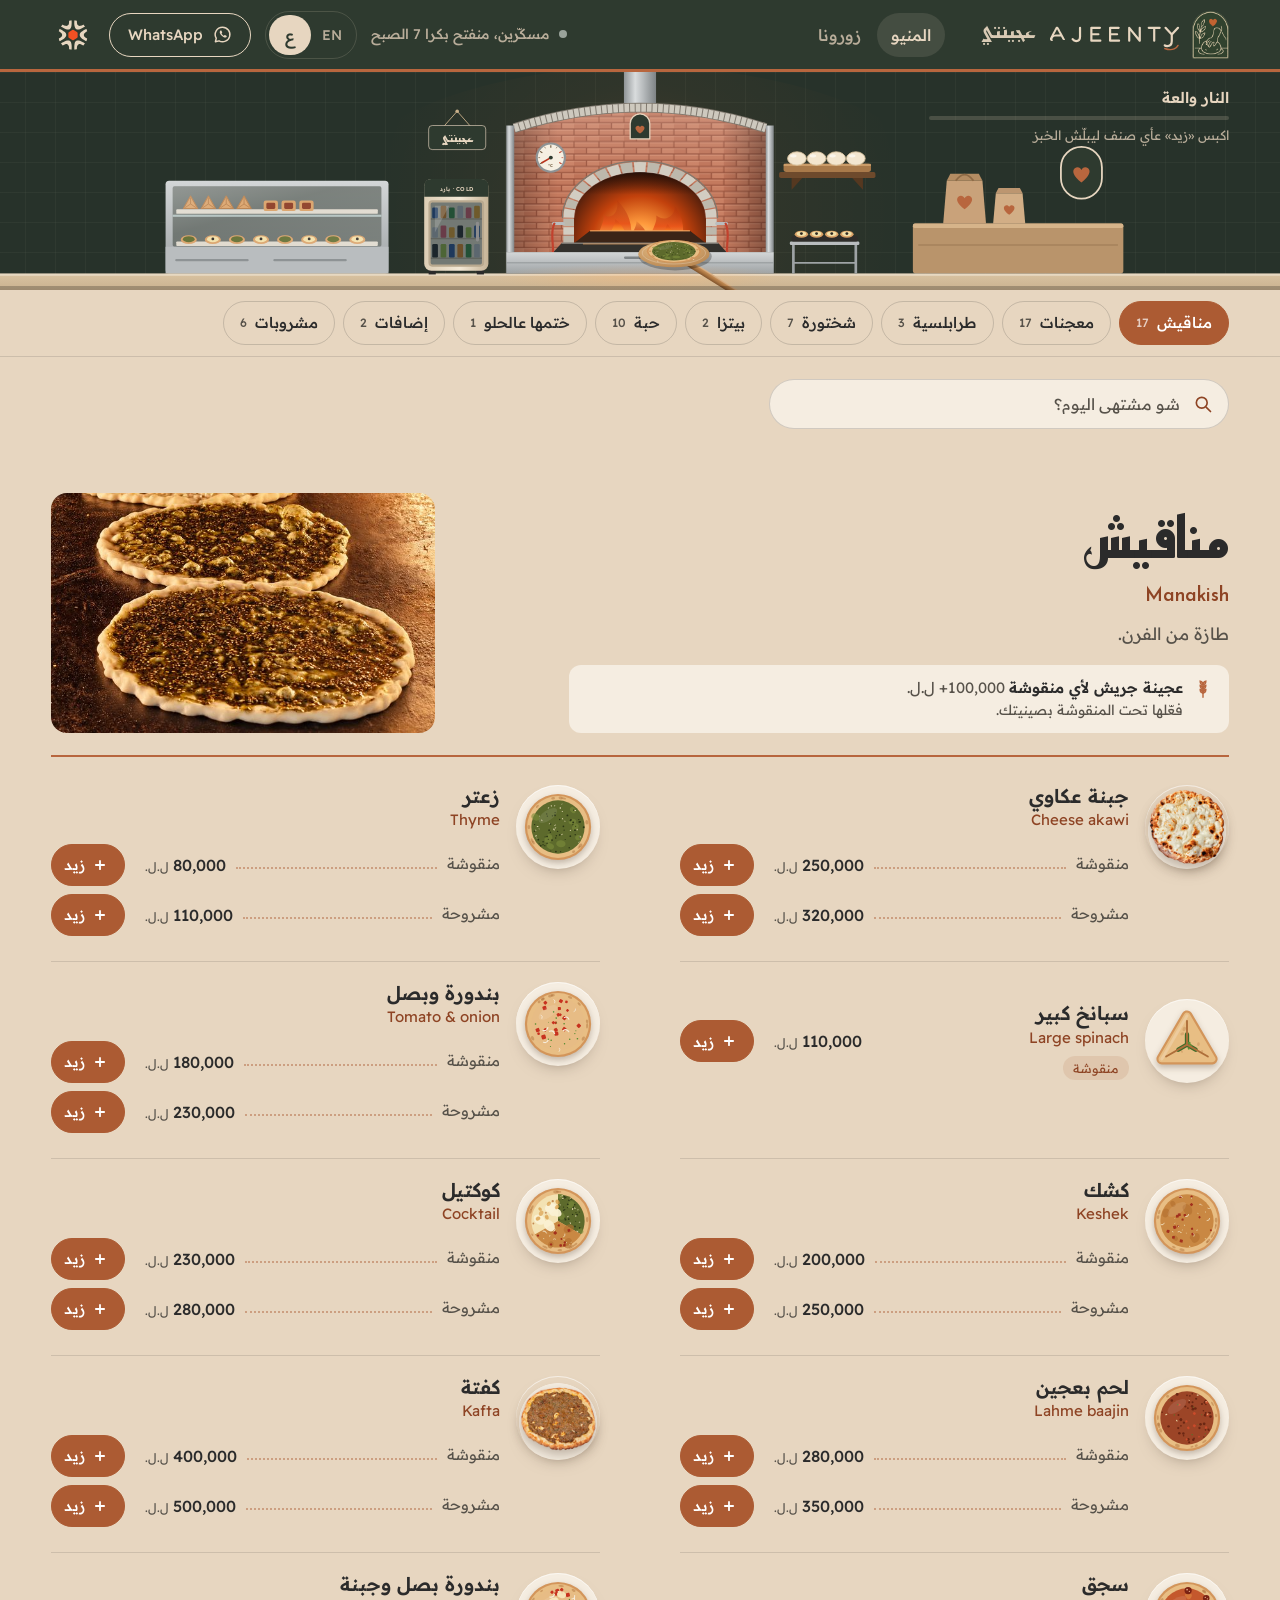
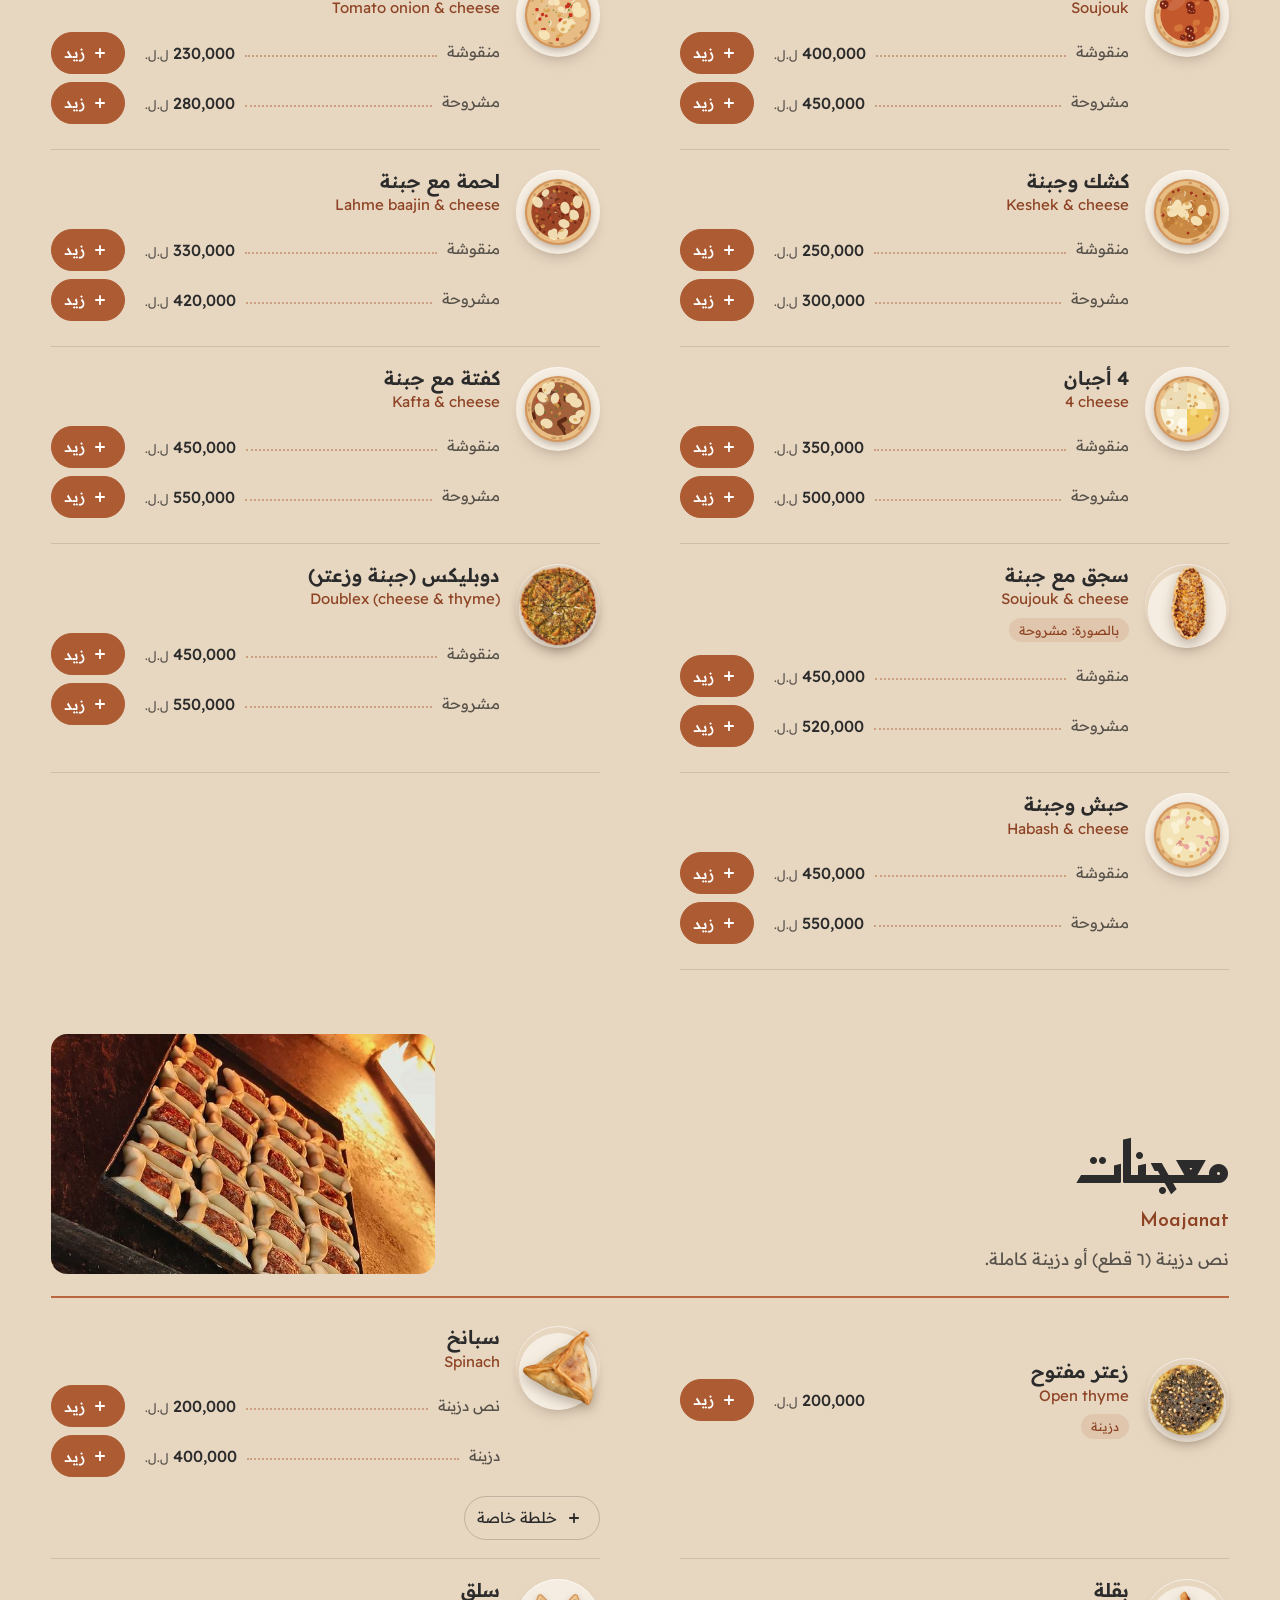
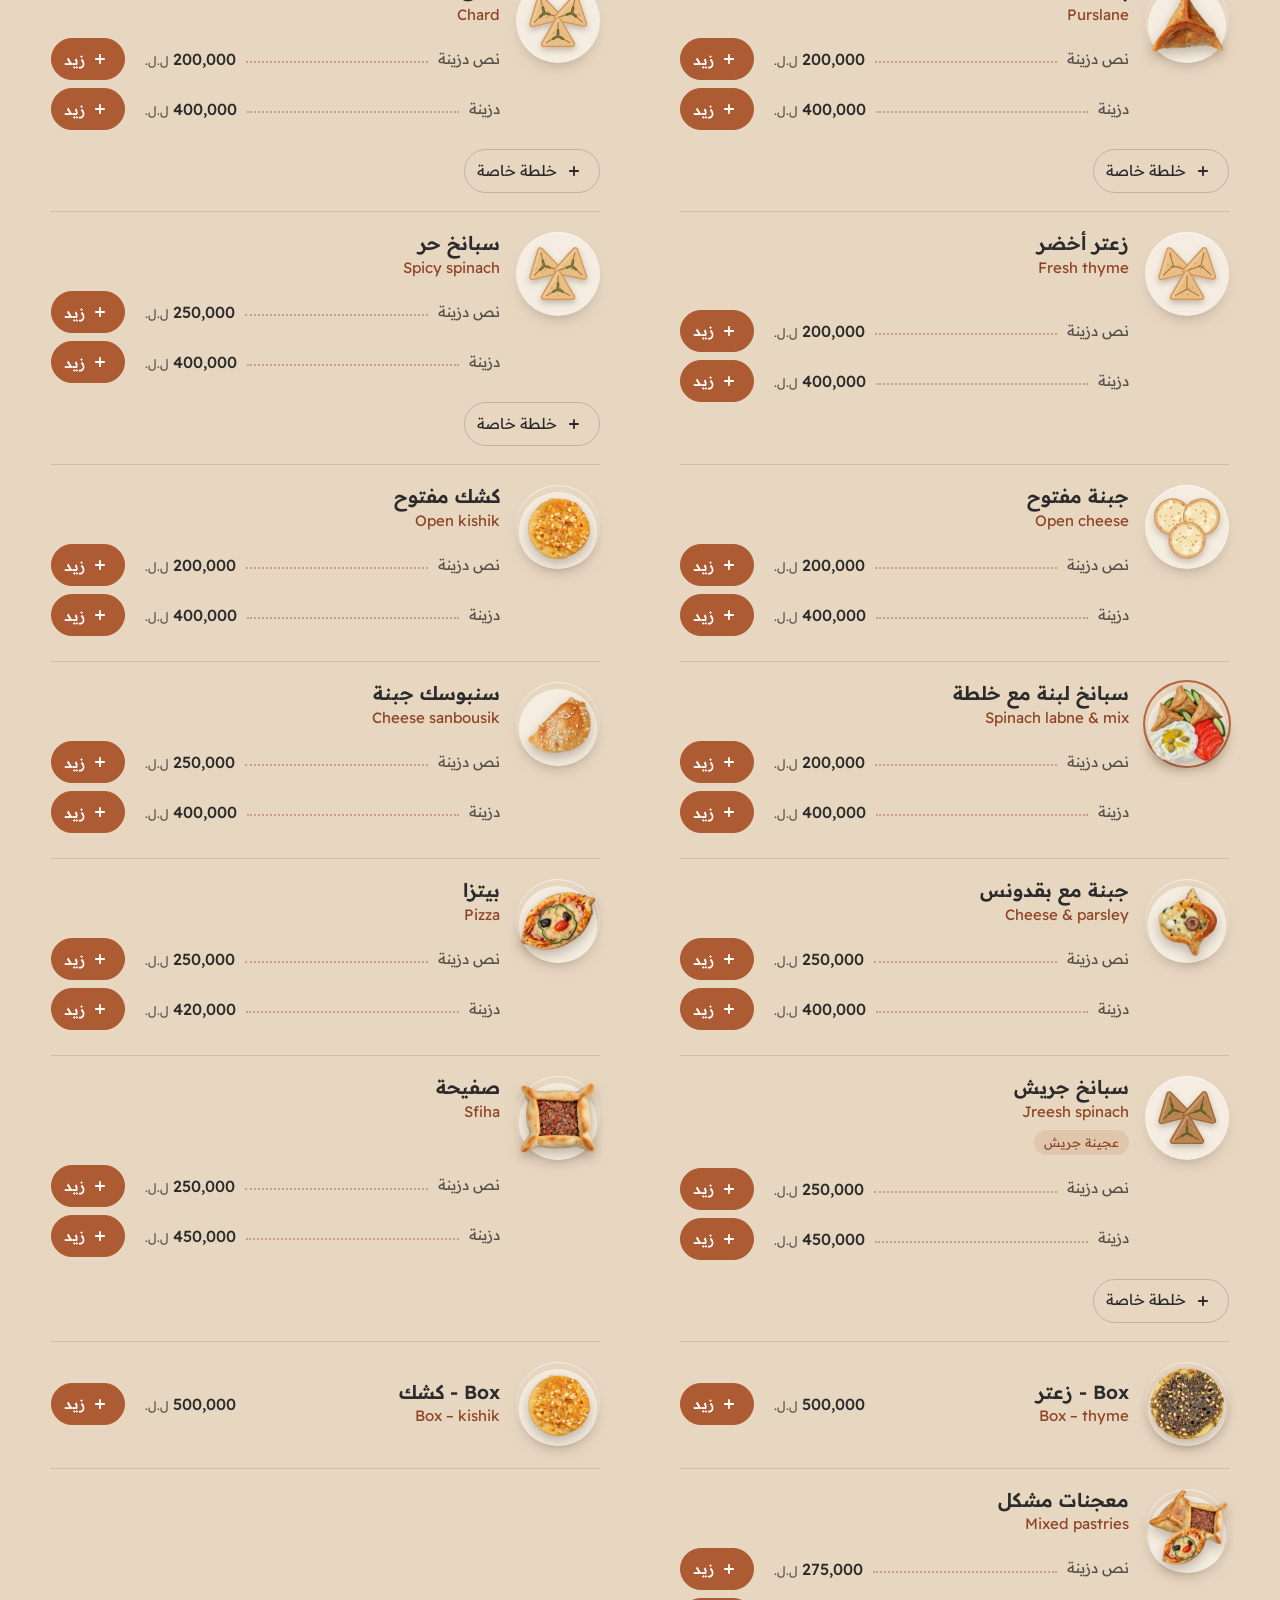
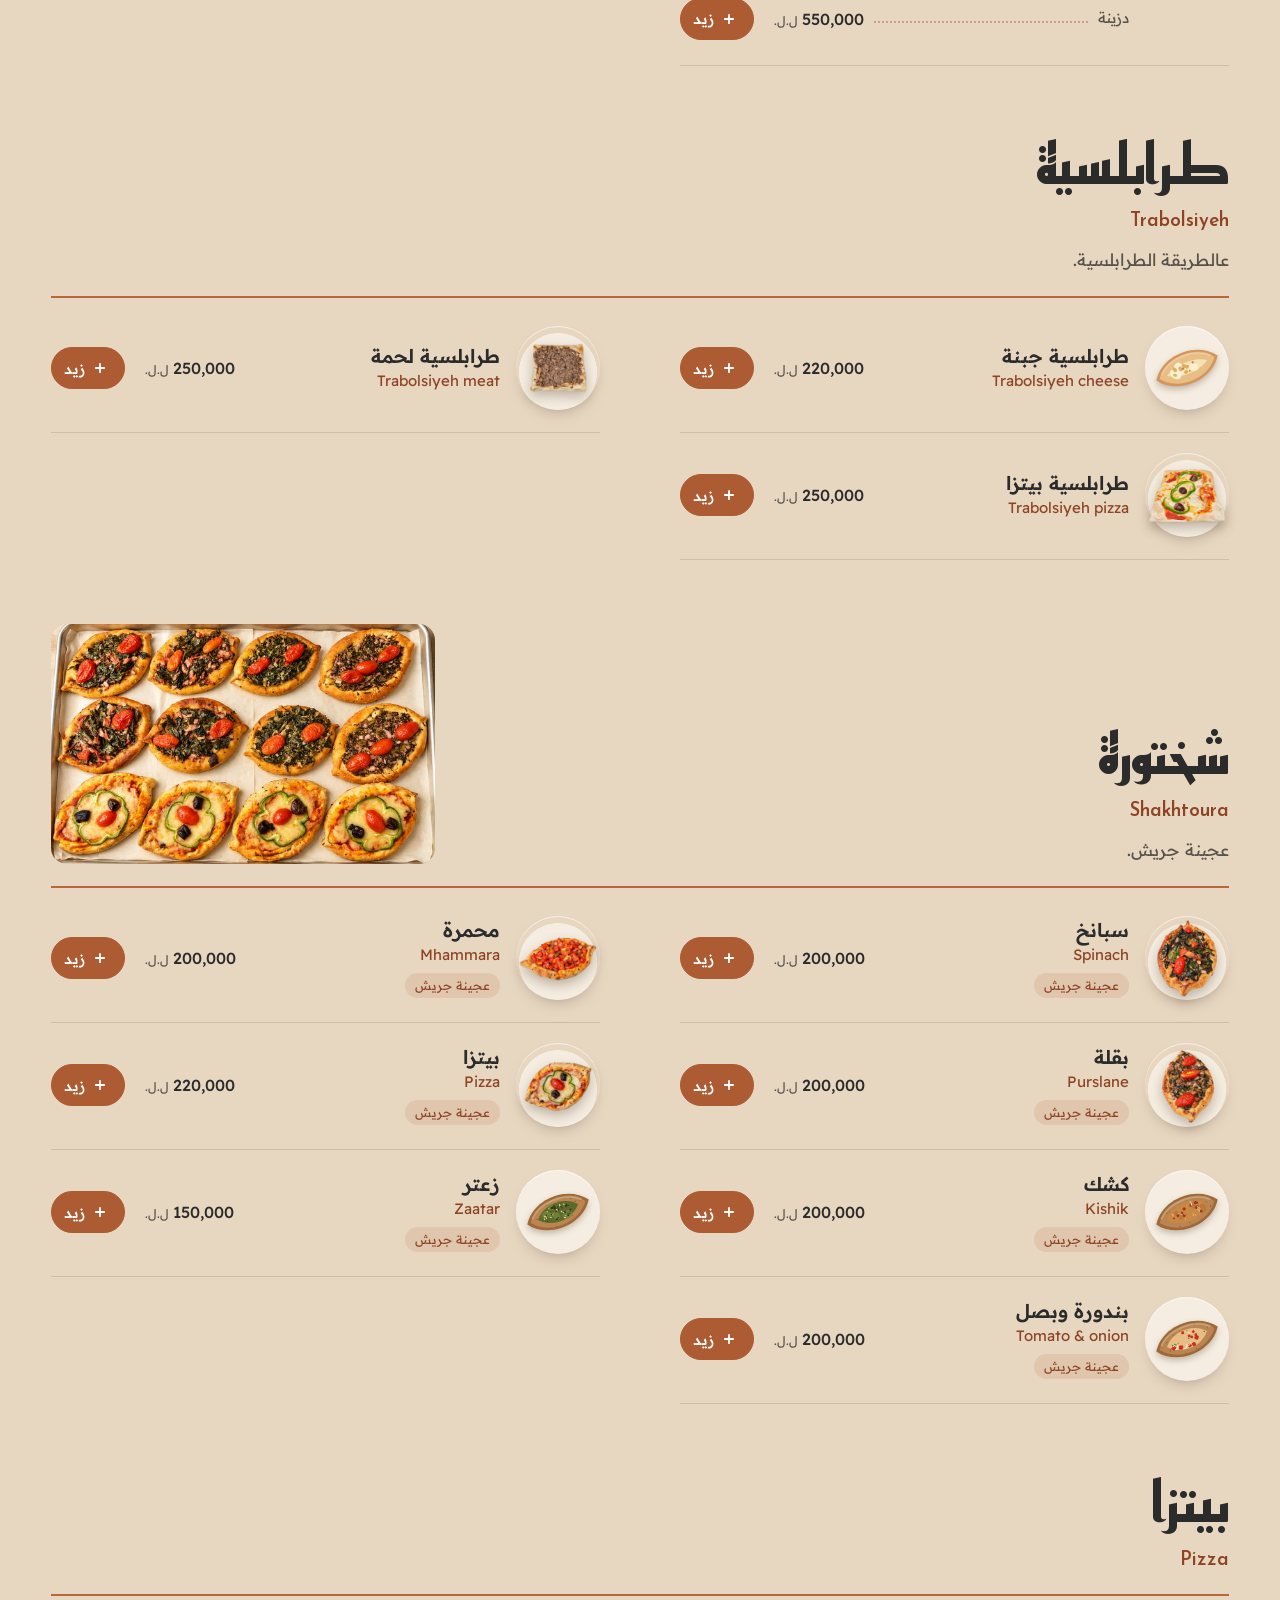
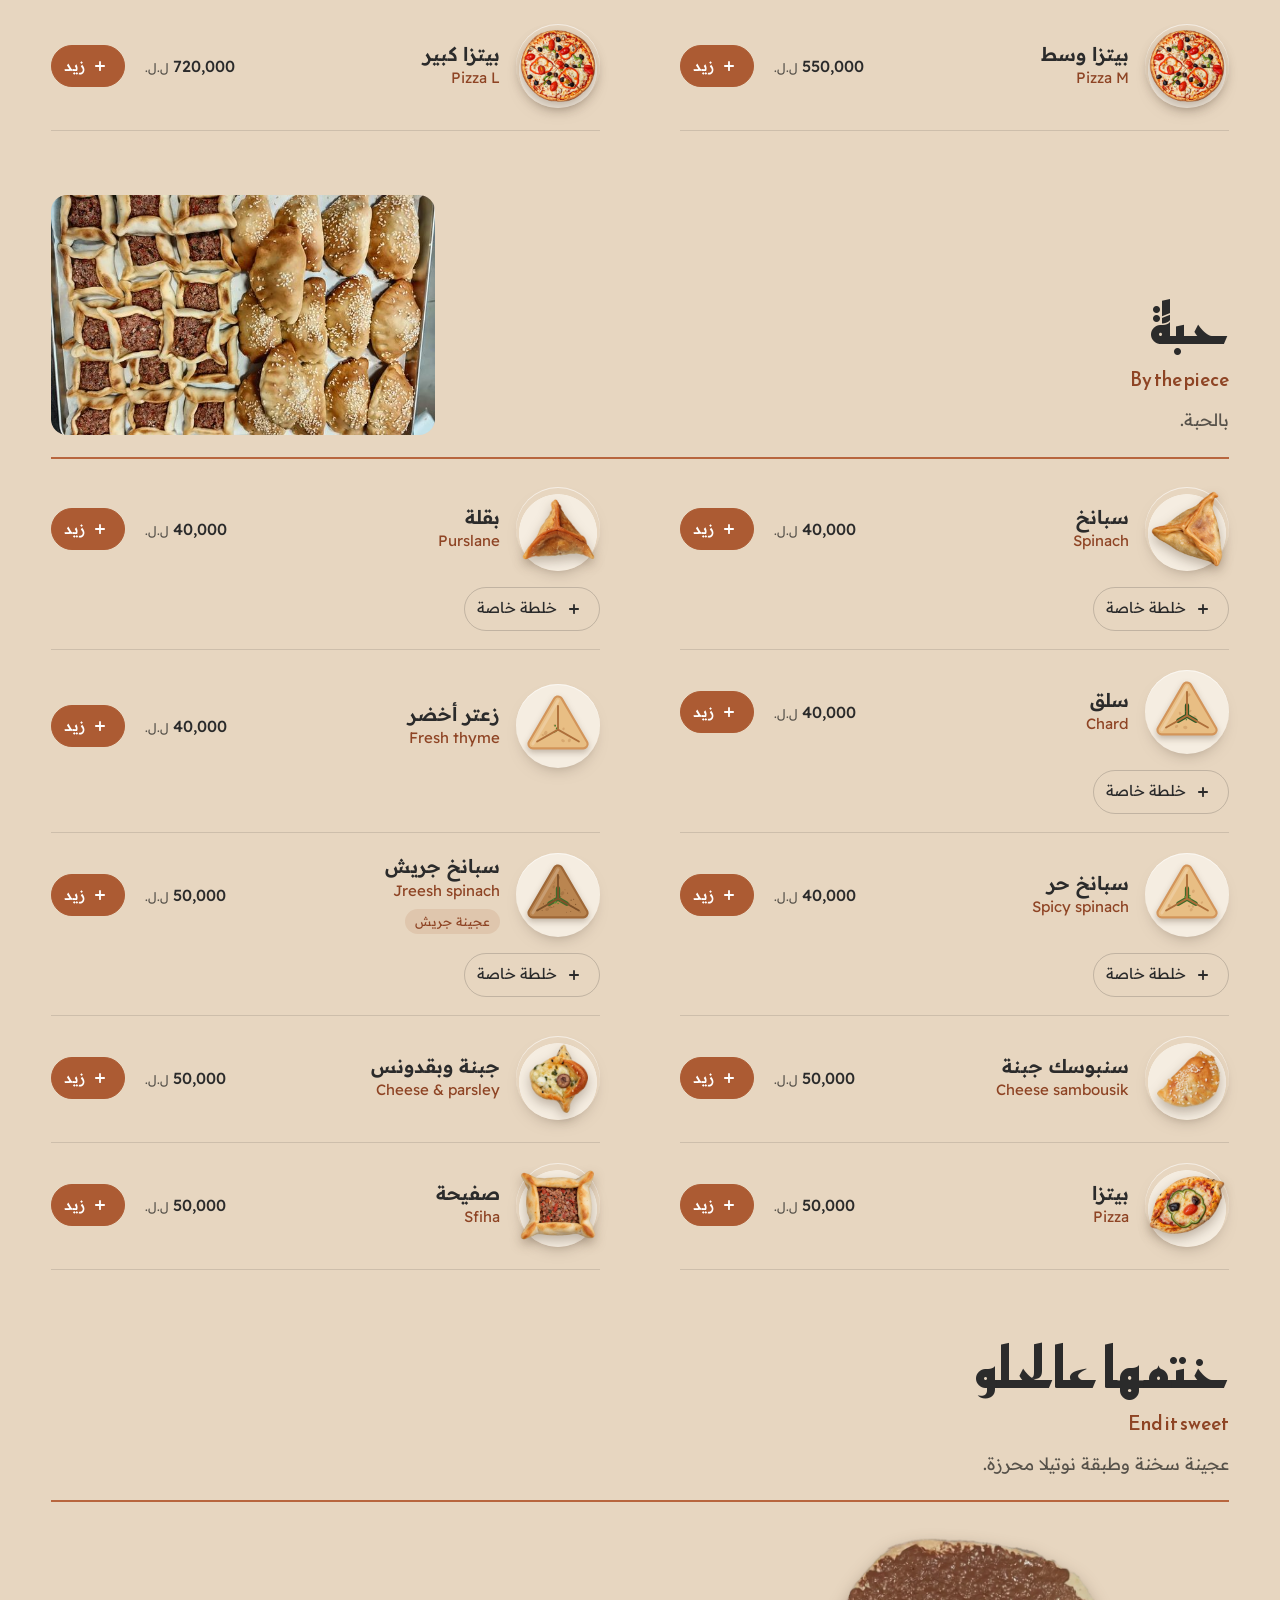
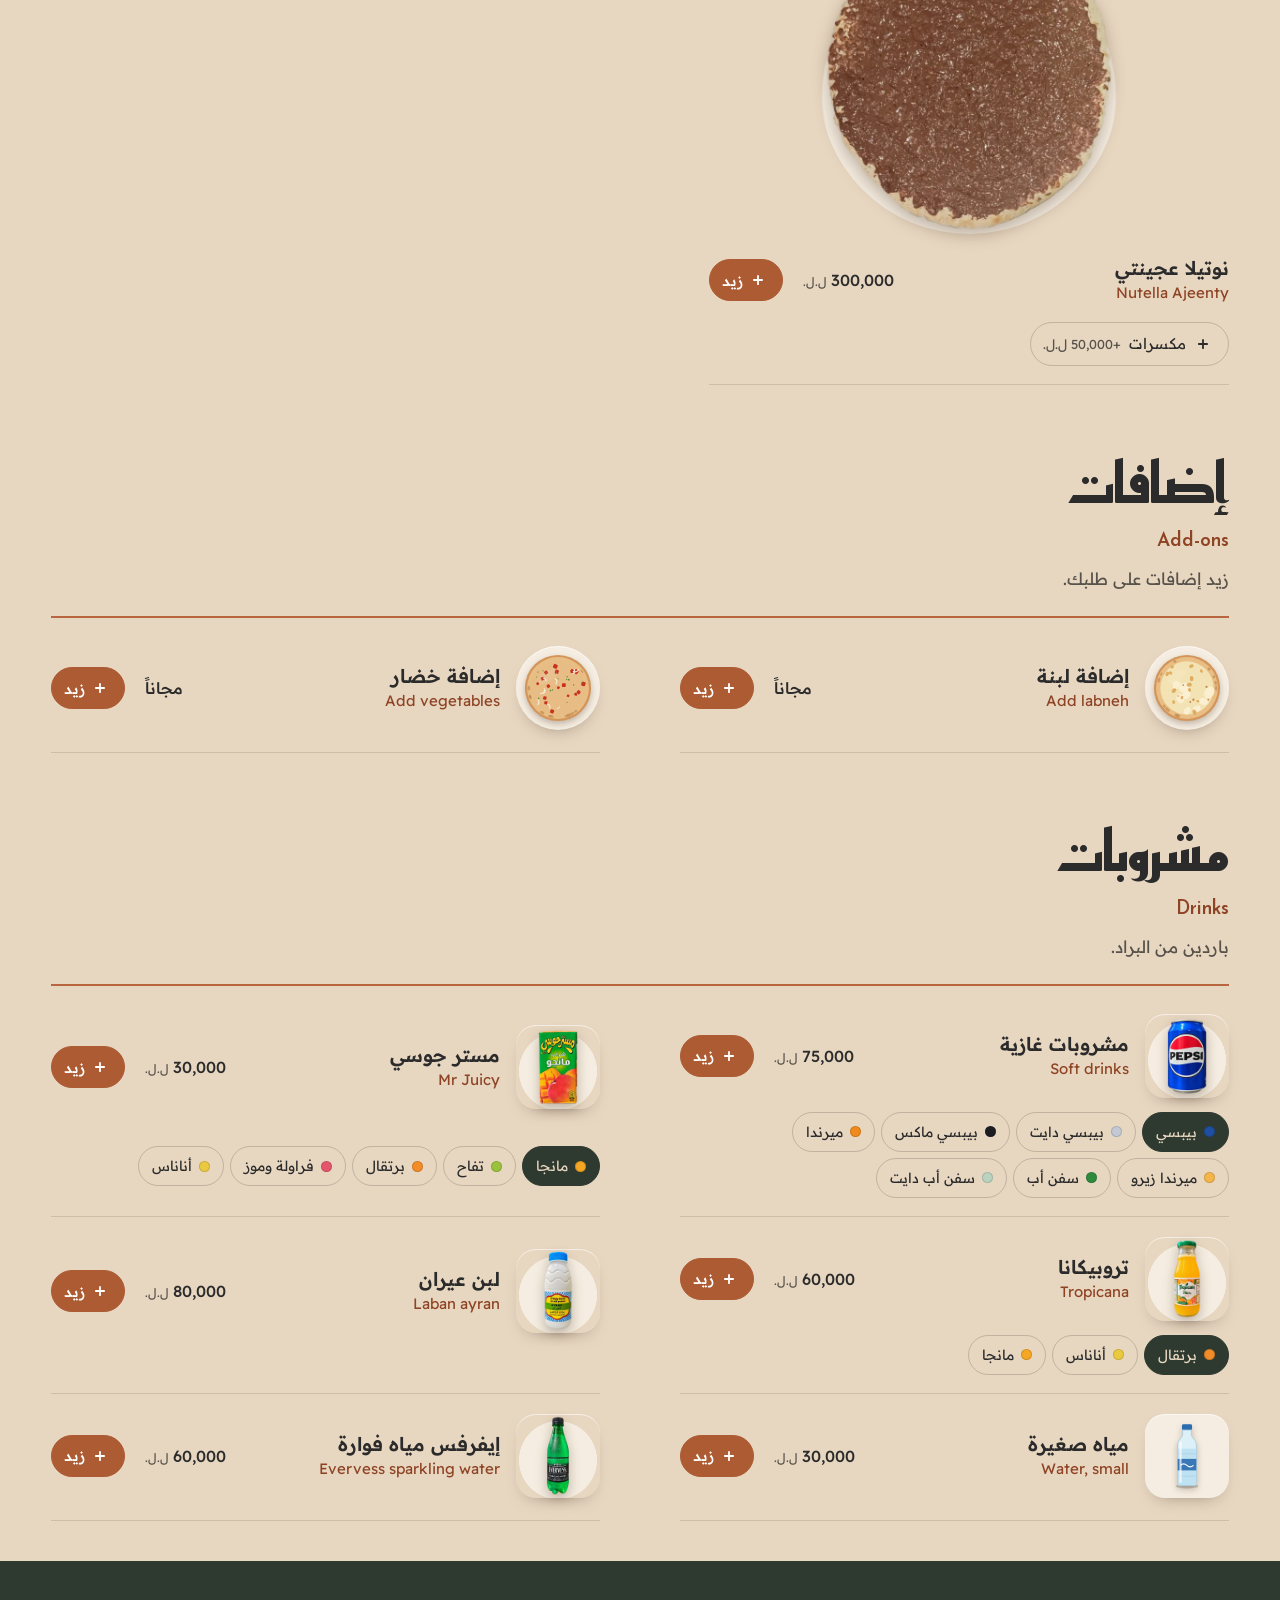
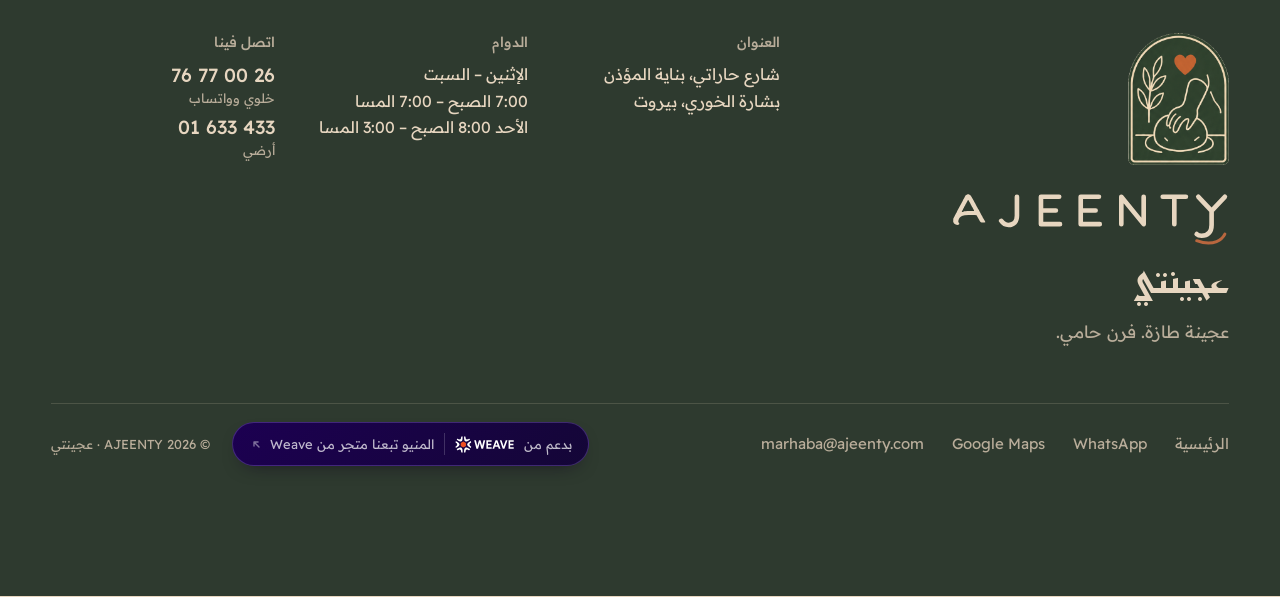
<file: menu/index.html>
<!doctype html>
<html lang="en" dir="ltr">
<head>
<meta charset="utf-8">
<script>/* paint the arrival overlay before anything else if we came from another page's transition */try{if(sessionStorage.getItem("aj-into")==="1"){sessionStorage.removeItem("aj-into");if(!matchMedia("(prefers-reduced-motion: reduce)").matches)document.documentElement.classList.add("arriving")}}catch(e){}</script>
<meta name="viewport" content="width=device-width, initial-scale=1, viewport-fit=cover">
<title>Menu | AJEENTY, Ras El Nabeh, Beirut</title>
<meta name="description" content="The full AJEENTY menu: manakish, mo3ajanat by the dozen or half dozen, add-ons, trabolsiyeh, shakhtoura, pizza and cold drinks, with prices in LBP. Build your tray and order online for pickup or delivery.">
<meta name="theme-color" content="#2E3A2F">
<meta name="mobile-web-app-capable" content="yes">
<meta name="apple-mobile-web-app-capable" content="yes">
<meta name="apple-mobile-web-app-status-bar-style" content="default">
<meta name="apple-mobile-web-app-title" content="AJEENTY">
<link rel="canonical" href="https://ajeenty.com/menu/">
<link rel="alternate" hreflang="en" href="https://ajeenty.com/menu/">
<link rel="alternate" hreflang="ar" href="https://ajeenty.com/menu/?lang=ar">
<link rel="alternate" hreflang="x-default" href="https://ajeenty.com/menu/">
<link rel="icon" href="../favicon.svg" type="image/svg+xml">
<link rel="icon" href="../favicon-48.png" type="image/png" sizes="48x48">
<link rel="apple-touch-icon" href="../apple-touch-icon.png">
<link rel="manifest" href="../site.webmanifest">
<meta property="og:type" content="website">
<meta property="og:site_name" content="AJEENTY">
<meta property="og:title" content="The AJEENTY menu">
<meta property="og:description" content="Manakish, mo3ajanat, trabolsiyeh, shakhtoura and pizza, hot from the oven in Ras El Nabeh, Beirut. Build your tray and order online for pickup or delivery.">
<meta property="og:url" content="https://ajeenty.com/menu/">
<meta property="og:image" content="https://ajeenty.com/og.jpg">
<meta property="og:image:secure_url" content="https://ajeenty.com/og.jpg">
<meta property="og:image:type" content="image/jpeg">
<meta property="og:image:width" content="1200">
<meta property="og:image:height" content="630">
<meta property="og:image:alt" content="AJEENTY: Beirut, we’re open. A cheese akawi man’oushe fresh out of the oven.">
<meta property="og:locale" content="en_US">
<meta property="og:locale:alternate" content="ar_LB">
<meta name="twitter:card" content="summary_large_image">
<meta name="twitter:image" content="https://ajeenty.com/og.jpg">
<link rel="preload" href="../fonts/reem-kufi-latin.woff2" as="font" type="font/woff2" crossorigin>
<link rel="preload" href="../fonts/readex-pro-latin.woff2" as="font" type="font/woff2" crossorigin>
<link rel="stylesheet" href="../assets/fonts.css">
<script type="application/ld+json">{"@context":"https://schema.org","@type":"Menu","@id":"https://ajeenty.com/menu/#menu","name":"AJEENTY menu","alternateName":"منيو عجينتي","url":"https://ajeenty.com/menu/","inLanguage":["en","ar"],"hasMenuSection":[{"@type":"MenuSection","name":"Manakish","alternateName":"مناقيش","hasMenuItem":[{"@type":"MenuItem","name":"Thyme","alternateName":"زعتر","offers":[{"@type":"Offer","price":"80000","priceCurrency":"LBP","name":"Man'oushe"},{"@type":"Offer","price":"110000","priceCurrency":"LBP","name":"Mashrouha"}]},{"@type":"MenuItem","name":"Large spinach","alternateName":"سبانخ كبير","offers":{"@type":"Offer","price":"110000","priceCurrency":"LBP","name":"Man'oushe"}},{"@type":"MenuItem","name":"Tomato & onion","alternateName":"بندورة وبصل","offers":[{"@type":"Offer","price":"180000","priceCurrency":"LBP","name":"Man'oushe"},{"@type":"Offer","price":"230000","priceCurrency":"LBP","name":"Mashrouha"}]},{"@type":"MenuItem","name":"Keshek","alternateName":"كشك","offers":[{"@type":"Offer","price":"200000","priceCurrency":"LBP","name":"Man'oushe"},{"@type":"Offer","price":"250000","priceCurrency":"LBP","name":"Mashrouha"}]},{"@type":"MenuItem","name":"Cocktail","alternateName":"كوكتيل","offers":[{"@type":"Offer","price":"230000","priceCurrency":"LBP","name":"Man'oushe"},{"@type":"Offer","price":"280000","priceCurrency":"LBP","name":"Mashrouha"}]},{"@type":"MenuItem","name":"Lahme baajin","alternateName":"لحم بعجين","offers":[{"@type":"Offer","price":"280000","priceCurrency":"LBP","name":"Man'oushe"},{"@type":"Offer","price":"350000","priceCurrency":"LBP","name":"Mashrouha"}]},{"@type":"MenuItem","name":"Kafta","alternateName":"كفتة","offers":[{"@type":"Offer","price":"400000","priceCurrency":"LBP","name":"Man'oushe"},{"@type":"Offer","price":"500000","priceCurrency":"LBP","name":"Mashrouha"}]},{"@type":"MenuItem","name":"Soujouk","alternateName":"سجق","offers":[{"@type":"Offer","price":"400000","priceCurrency":"LBP","name":"Man'oushe"},{"@type":"Offer","price":"450000","priceCurrency":"LBP","name":"Mashrouha"}]},{"@type":"MenuItem","name":"Tomato onion & cheese","alternateName":"بندورة بصل وجبنة","offers":[{"@type":"Offer","price":"230000","priceCurrency":"LBP","name":"Man'oushe"},{"@type":"Offer","price":"280000","priceCurrency":"LBP","name":"Mashrouha"}]},{"@type":"MenuItem","name":"Cheese akawi","alternateName":"جبنة عكاوي","offers":[{"@type":"Offer","price":"250000","priceCurrency":"LBP","name":"Man'oushe"},{"@type":"Offer","price":"320000","priceCurrency":"LBP","name":"Mashrouha"}]},{"@type":"MenuItem","name":"Keshek & cheese","alternateName":"كشك وجبنة","offers":[{"@type":"Offer","price":"250000","priceCurrency":"LBP","name":"Man'oushe"},{"@type":"Offer","price":"300000","priceCurrency":"LBP","name":"Mashrouha"}]},{"@type":"MenuItem","name":"Lahme baajin & cheese","alternateName":"لحمة مع جبنة","offers":[{"@type":"Offer","price":"330000","priceCurrency":"LBP","name":"Man'oushe"},{"@type":"Offer","price":"420000","priceCurrency":"LBP","name":"Mashrouha"}]},{"@type":"MenuItem","name":"4 cheese","alternateName":"4 أجبان","offers":[{"@type":"Offer","price":"350000","priceCurrency":"LBP","name":"Man'oushe"},{"@type":"Offer","price":"500000","priceCurrency":"LBP","name":"Mashrouha"}]},{"@type":"MenuItem","name":"Kafta & cheese","alternateName":"كفتة مع جبنة","offers":[{"@type":"Offer","price":"450000","priceCurrency":"LBP","name":"Man'oushe"},{"@type":"Offer","price":"550000","priceCurrency":"LBP","name":"Mashrouha"}]},{"@type":"MenuItem","name":"Soujouk & cheese","alternateName":"سجق مع جبنة","offers":[{"@type":"Offer","price":"450000","priceCurrency":"LBP","name":"Man'oushe"},{"@type":"Offer","price":"520000","priceCurrency":"LBP","name":"Mashrouha"}]},{"@type":"MenuItem","name":"Doublex (cheese & thyme)","alternateName":"دوبليكس (جبنة وزعتر)","offers":[{"@type":"Offer","price":"450000","priceCurrency":"LBP","name":"Man'oushe"},{"@type":"Offer","price":"550000","priceCurrency":"LBP","name":"Mashrouha"}]},{"@type":"MenuItem","name":"Habash & cheese","alternateName":"حبش وجبنة","offers":[{"@type":"Offer","price":"450000","priceCurrency":"LBP","name":"Man'oushe"},{"@type":"Offer","price":"550000","priceCurrency":"LBP","name":"Mashrouha"}]}]},{"@type":"MenuSection","name":"Moajanat","alternateName":"معجنات","hasMenuItem":[{"@type":"MenuItem","name":"Open thyme","alternateName":"زعتر مفتوح","offers":{"@type":"Offer","price":"200000","priceCurrency":"LBP","name":"Dozen"}},{"@type":"MenuItem","name":"Spinach","alternateName":"سبانخ","offers":[{"@type":"Offer","price":"200000","priceCurrency":"LBP","name":"Half dozen"},{"@type":"Offer","price":"400000","priceCurrency":"LBP","name":"Dozen"}],"description":"Half dozen (6) or dozen. Optional: special mix (free)"},{"@type":"MenuItem","name":"Purslane","alternateName":"بقلة","offers":[{"@type":"Offer","price":"200000","priceCurrency":"LBP","name":"Half dozen"},{"@type":"Offer","price":"400000","priceCurrency":"LBP","name":"Dozen"}],"description":"Half dozen (6) or dozen. Optional: special mix (free)"},{"@type":"MenuItem","name":"Chard","alternateName":"سلق","offers":[{"@type":"Offer","price":"200000","priceCurrency":"LBP","name":"Half dozen"},{"@type":"Offer","price":"400000","priceCurrency":"LBP","name":"Dozen"}],"description":"Half dozen (6) or dozen. Optional: special mix (free)"},{"@type":"MenuItem","name":"Fresh thyme","alternateName":"زعتر أخضر","offers":[{"@type":"Offer","price":"200000","priceCurrency":"LBP","name":"Half dozen"},{"@type":"Offer","price":"400000","priceCurrency":"LBP","name":"Dozen"}]},{"@type":"MenuItem","name":"Spicy spinach","alternateName":"سبانخ حر","offers":[{"@type":"Offer","price":"250000","priceCurrency":"LBP","name":"Half dozen"},{"@type":"Offer","price":"400000","priceCurrency":"LBP","name":"Dozen"}],"description":"Half dozen (6) or dozen. Optional: special mix (free)"},{"@type":"MenuItem","name":"Open cheese","alternateName":"جبنة مفتوح","offers":[{"@type":"Offer","price":"200000","priceCurrency":"LBP","name":"Half dozen"},{"@type":"Offer","price":"400000","priceCurrency":"LBP","name":"Dozen"}]},{"@type":"MenuItem","name":"Open kishik","alternateName":"كشك مفتوح","offers":[{"@type":"Offer","price":"200000","priceCurrency":"LBP","name":"Half dozen"},{"@type":"Offer","price":"400000","priceCurrency":"LBP","name":"Dozen"}]},{"@type":"MenuItem","name":"Spinach labne & mix","alternateName":"سبانخ لبنة مع خلطة","offers":[{"@type":"Offer","price":"200000","priceCurrency":"LBP","name":"Half dozen"},{"@type":"Offer","price":"400000","priceCurrency":"LBP","name":"Dozen"}]},{"@type":"MenuItem","name":"Cheese sanbousik","alternateName":"سنبوسك جبنة","offers":[{"@type":"Offer","price":"250000","priceCurrency":"LBP","name":"Half dozen"},{"@type":"Offer","price":"400000","priceCurrency":"LBP","name":"Dozen"}]},{"@type":"MenuItem","name":"Cheese & parsley","alternateName":"جبنة مع بقدونس","offers":[{"@type":"Offer","price":"250000","priceCurrency":"LBP","name":"Half dozen"},{"@type":"Offer","price":"400000","priceCurrency":"LBP","name":"Dozen"}]},{"@type":"MenuItem","name":"Pizza","alternateName":"بيتزا","offers":[{"@type":"Offer","price":"250000","priceCurrency":"LBP","name":"Half dozen"},{"@type":"Offer","price":"420000","priceCurrency":"LBP","name":"Dozen"}]},{"@type":"MenuItem","name":"Jreesh spinach","alternateName":"سبانخ جريش","offers":[{"@type":"Offer","price":"250000","priceCurrency":"LBP","name":"Half dozen"},{"@type":"Offer","price":"450000","priceCurrency":"LBP","name":"Dozen"}],"description":"Half dozen (6) or dozen. Optional: special mix (free)"},{"@type":"MenuItem","name":"Sfiha","alternateName":"صفيحة","offers":[{"@type":"Offer","price":"250000","priceCurrency":"LBP","name":"Half dozen"},{"@type":"Offer","price":"450000","priceCurrency":"LBP","name":"Dozen"}]},{"@type":"MenuItem","name":"Box – thyme","alternateName":"Box - زعتر","offers":{"@type":"Offer","price":"500000","priceCurrency":"LBP"}},{"@type":"MenuItem","name":"Box – kishik","alternateName":"Box - كشك","offers":{"@type":"Offer","price":"500000","priceCurrency":"LBP"}},{"@type":"MenuItem","name":"Mixed pastries","alternateName":"معجنات مشكل","offers":[{"@type":"Offer","price":"275000","priceCurrency":"LBP","name":"Half dozen"},{"@type":"Offer","price":"550000","priceCurrency":"LBP","name":"Dozen"}]}]},{"@type":"MenuSection","name":"Trabolsiyeh","alternateName":"طرابلسية","hasMenuItem":[{"@type":"MenuItem","name":"Trabolsiyeh cheese","alternateName":"طرابلسية جبنة","offers":{"@type":"Offer","price":"220000","priceCurrency":"LBP"}},{"@type":"MenuItem","name":"Trabolsiyeh meat","alternateName":"طرابلسية لحمة","offers":{"@type":"Offer","price":"250000","priceCurrency":"LBP"}},{"@type":"MenuItem","name":"Trabolsiyeh pizza","alternateName":"طرابلسية بيتزا","offers":{"@type":"Offer","price":"250000","priceCurrency":"LBP"}}]},{"@type":"MenuSection","name":"Shakhtoura","alternateName":"شختورة","hasMenuItem":[{"@type":"MenuItem","name":"Spinach","alternateName":"سبانخ","offers":{"@type":"Offer","price":"200000","priceCurrency":"LBP"}},{"@type":"MenuItem","name":"Mhammara","alternateName":"محمرة","offers":{"@type":"Offer","price":"200000","priceCurrency":"LBP"}},{"@type":"MenuItem","name":"Purslane","alternateName":"بقلة","offers":{"@type":"Offer","price":"200000","priceCurrency":"LBP"}},{"@type":"MenuItem","name":"Pizza","alternateName":"بيتزا","offers":{"@type":"Offer","price":"220000","priceCurrency":"LBP"}},{"@type":"MenuItem","name":"Kishik","alternateName":"كشك","offers":{"@type":"Offer","price":"200000","priceCurrency":"LBP"}},{"@type":"MenuItem","name":"Zaatar","alternateName":"زعتر","offers":{"@type":"Offer","price":"150000","priceCurrency":"LBP"}},{"@type":"MenuItem","name":"Tomato & onion","alternateName":"بندورة وبصل","offers":{"@type":"Offer","price":"200000","priceCurrency":"LBP"}}]},{"@type":"MenuSection","name":"Pizza","alternateName":"بيتزا","hasMenuItem":[{"@type":"MenuItem","name":"Pizza M","alternateName":"بيتزا وسط","offers":{"@type":"Offer","price":"550000","priceCurrency":"LBP"}},{"@type":"MenuItem","name":"Pizza L","alternateName":"بيتزا كبير","offers":{"@type":"Offer","price":"720000","priceCurrency":"LBP"}}]},{"@type":"MenuSection","name":"By the piece","alternateName":"حبة","hasMenuItem":[{"@type":"MenuItem","name":"Spinach","alternateName":"سبانخ","offers":{"@type":"Offer","price":"40000","priceCurrency":"LBP"},"description":"Pastry — 1 piece. Optional: special mix (free)"},{"@type":"MenuItem","name":"Purslane","alternateName":"بقلة","offers":{"@type":"Offer","price":"40000","priceCurrency":"LBP"},"description":"Pastry — 1 piece. Optional: special mix (free)"},{"@type":"MenuItem","name":"Chard","alternateName":"سلق","offers":{"@type":"Offer","price":"40000","priceCurrency":"LBP"},"description":"Pastry — 1 piece. Optional: special mix (free)"},{"@type":"MenuItem","name":"Fresh thyme","alternateName":"زعتر أخضر","offers":{"@type":"Offer","price":"40000","priceCurrency":"LBP"},"description":"Pastry — 1 piece"},{"@type":"MenuItem","name":"Spicy spinach","alternateName":"سبانخ حر","offers":{"@type":"Offer","price":"40000","priceCurrency":"LBP"},"description":"Pastry — 1 piece. Optional: special mix (free)"},{"@type":"MenuItem","name":"Jreesh spinach","alternateName":"سبانخ جريش","offers":{"@type":"Offer","price":"50000","priceCurrency":"LBP"},"description":"Pastry — 1 piece. Optional: special mix (free)"},{"@type":"MenuItem","name":"Cheese sambousik","alternateName":"سنبوسك جبنة","offers":{"@type":"Offer","price":"50000","priceCurrency":"LBP"},"description":"Pastry — 1 piece"},{"@type":"MenuItem","name":"Cheese & parsley","alternateName":"جبنة وبقدونس","offers":{"@type":"Offer","price":"50000","priceCurrency":"LBP"},"description":"Pastry — 1 piece"},{"@type":"MenuItem","name":"Pizza","alternateName":"بيتزا","offers":{"@type":"Offer","price":"50000","priceCurrency":"LBP"},"description":"Pastry — 1 piece"},{"@type":"MenuItem","name":"Sfiha","alternateName":"صفيحة","offers":{"@type":"Offer","price":"50000","priceCurrency":"LBP"},"description":"Pastry — 1 piece"}]},{"@type":"MenuSection","name":"End it sweet","alternateName":"ختمها عالحلو","hasMenuItem":[{"@type":"MenuItem","name":"Nutella Ajeenty","alternateName":"نوتيلا عجينتي","description":"Nutella man'oushe. Add nuts for 50,000 LBP.","offers":{"@type":"Offer","price":"300000","priceCurrency":"LBP"}}]},{"@type":"MenuSection","name":"Add-ons","alternateName":"إضافات","hasMenuItem":[{"@type":"MenuItem","name":"Add labneh","alternateName":"إضافة لبنة","description":"Add-on","offers":{"@type":"Offer","price":"0","priceCurrency":"LBP"}},{"@type":"MenuItem","name":"Add vegetables","alternateName":"إضافة خضار","description":"Add-on","offers":{"@type":"Offer","price":"0","priceCurrency":"LBP"}}]},{"@type":"MenuSection","name":"Drinks","alternateName":"مشروبات","hasMenuItem":[{"@type":"MenuItem","name":"Soft drinks","alternateName":"مشروبات غازية","offers":{"@type":"Offer","price":"75000","priceCurrency":"LBP"},"description":"Flavors: Pepsi, Pepsi diet, Pepsi max, Mirinda, Mirinda zero, 7up, 7up diet"},{"@type":"MenuItem","name":"Mr Juicy","alternateName":"مستر جوسي","offers":{"@type":"Offer","price":"30000","priceCurrency":"LBP"},"description":"Flavors: Mango, Apple, Orange, Strawberry banana, Pineapple"},{"@type":"MenuItem","name":"Tropicana","alternateName":"تروبيكانا","offers":{"@type":"Offer","price":"60000","priceCurrency":"LBP"},"description":"Flavors: Orange, Pineapple, Mango"},{"@type":"MenuItem","name":"Laban ayran","alternateName":"لبن عيران","offers":{"@type":"Offer","price":"80000","priceCurrency":"LBP"}},{"@type":"MenuItem","name":"Water, small","alternateName":"مياه صغيرة","offers":{"@type":"Offer","price":"30000","priceCurrency":"LBP"}},{"@type":"MenuItem","name":"Evervess sparkling water","alternateName":"إيفرفس مياه فوارة","offers":{"@type":"Offer","price":"60000","priceCurrency":"LBP"}}]}]}</script>
<link rel="stylesheet" href="../assets/base.css?v=20261124-appbtn3">
<link rel="stylesheet" href="../assets/menu.css?v=20261105-promo">
</head>
<body data-page="menu" data-root="../">
<div class="into" aria-hidden="true"><div class="into-arch"></div><div class="into-oven"><svg viewBox="0 0 240 300" aria-hidden="true" focusable="false">
    <defs>
      <radialGradient id="intoGlow" cx="120" cy="270" r="120" gradientUnits="userSpaceOnUse"><stop offset="0" stop-color="#FFD07A"/><stop offset=".3" stop-color="#F08A37"/><stop offset=".62" stop-color="#9A3A14" stop-opacity=".7"/><stop offset="1" stop-color="#1E261F" stop-opacity="0"/></radialGradient>
      <linearGradient id="intoFlame" x1="0" y1="1" x2="0" y2="0"><stop offset="0" stop-color="#FFF4C8"/><stop offset=".38" stop-color="#FFC247"/><stop offset=".78" stop-color="#F26A1B"/><stop offset="1" stop-color="#C2320F" stop-opacity=".1"/></linearGradient>
      <linearGradient id="intoWood" x1="0" y1="0" x2="0" y2="1"><stop offset="0" stop-color="#E3B57E"/><stop offset="1" stop-color="#A9743F"/></linearGradient>
      <pattern id="intoBrick" width="24" height="12" patternUnits="userSpaceOnUse"><rect width="24" height="12" fill="#9C5640"/><rect x=".6" y=".6" width="22.8" height="4.8" rx=".8" fill="#C47A5E"/><rect x="-11.4" y="6.6" width="22.8" height="4.8" rx=".8" fill="#BE7358"/><rect x="12.6" y="6.6" width="22.8" height="4.8" rx=".8" fill="#C98064"/></pattern>
      <clipPath id="intoMouth"><path d="M54 292 V218 A66 56 0 0 1 186 218 V292 Z"/></clipPath>
    </defs>
    <path d="M16 292 V98 Q120 40 224 98 V292 Z" fill="url(#intoBrick)"/>
    <path d="M18 99 Q120 44 222 99" fill="none" stroke="#7F786E" stroke-width="9"/>
    <path d="M18 99 Q120 44 222 99" fill="none" stroke="#D2CDC2" stroke-width="7" stroke-dasharray="5 1.2"/>
    <rect x="10" y="96" width="8" height="196" fill="#C6CACB"/><rect x="222" y="96" width="8" height="196" fill="#A9AEB0"/>
    <path d="M54 292 V218 A66 56 0 0 1 186 218 V292 Z" fill="#1A211B"/>
    <g clip-path="url(#intoMouth)">
      <ellipse class="into-glow" cx="120" cy="292" rx="130" ry="120" fill="url(#intoGlow)"/>
      <g>
        <path class="flame" d="M56 288 C50 264 62 248 60 228 C72 242 82 222 78 204 C96 228 100 258 94 288 Z" fill="url(#intoFlame)"/>
        <path class="flame" d="M146 288 C140 264 154 248 152 230 C164 244 176 224 172 206 C188 232 190 262 184 288 Z" fill="url(#intoFlame)"/>
        <path class="flame" d="M100 288 C96 272 106 262 106 248 C116 260 122 272 118 288 Z" fill="url(#intoFlame)"/>
      </g>
    </g>
    <path d="M47 292 V218 A73 63 0 0 1 193 218 V292" fill="none" stroke="#7F786E" stroke-width="13"/>
    <path d="M47 292 V218 A73 63 0 0 1 193 218 V292" fill="none" stroke="#D2CDC2" stroke-width="11" stroke-dasharray="8 1.4"/>
    <g transform="translate(120 100)"><path d="M-12 16 V-2 A12 12 0 0 1 12 -2 V16 Z" fill="#2E3A2F" stroke="#E7D6C0" stroke-width="1.6"/><path d="M0 10 C-5.5 6 -6.6 2.8 -4.6 1.1 C-2.9 -.3 -.8 .4 0 2 C.8 .4 2.9 -.3 4.6 1.1 C6.6 2.8 5.5 6 0 10 Z" fill="#B8663E"/></g>
    <g class="into-steam" fill="none" stroke="#F4EBDD" stroke-width="2.6" stroke-linecap="round">
      <path d="M104 240 c-5 -7 5 -11 0 -18 c-5 -7 5 -11 0 -18"/><path d="M120 236 c-5 -7 5 -11 0 -18 c-5 -7 5 -11 0 -18"/><path d="M136 240 c-5 -7 5 -11 0 -18 c-5 -7 5 -11 0 -18"/>
    </g>
    <g class="into-peel">
      <path d="M160 274 L300 342" stroke="url(#intoWood)" stroke-width="8" stroke-linecap="round"/>
      <ellipse cx="120" cy="270" rx="50" ry="13" fill="url(#intoWood)"/>
      <ellipse cx="120" cy="267" rx="40" ry="10.5" fill="#A8552F"/>
      <ellipse cx="120" cy="264" rx="40" ry="10.5" fill="#D9A46A"/>
      <path d="M86 264 A34 8.4 0 0 1 120 255.6 V272.4 A34 8.4 0 0 1 86 264 Z" fill="#4F5533"/>
      <path d="M120 255.6 A34 8.4 0 0 1 154 264 A34 8.4 0 0 1 120 272.4 Z" fill="#F1E2C4"/>
      <g fill="#A9A36A"><circle cx="100" cy="262" r="1.1"/><circle cx="108" cy="266" r="1"/><circle cx="96" cy="266" r=".9"/><circle cx="112" cy="260" r="1"/></g>
      <g fill="#D9A46A" opacity=".8"><ellipse cx="132" cy="262" rx="3" ry="1.1"/><ellipse cx="142" cy="266" rx="3.4" ry="1.2"/><ellipse cx="128" cy="268" rx="2.6" ry="1"/></g>
    </g>
  </svg></div></div>
<a class="skip" href="#main" data-t="skip">Skip to the menu</a>

  <svg width="0" height="0" style="position:absolute" aria-hidden="true" focusable="false">
    <symbol id="i-wa" viewBox="0 0 24 24"><path d="M12 2.8a9.2 9.2 0 0 0-7.9 13.9L3 21.2l4.6-1.2A9.2 9.2 0 1 0 12 2.8z" fill="none" stroke="currentColor" stroke-width="1.8" stroke-linejoin="round"/><path d="M8.9 7.6c.3-.5.6-.5.9-.5h.5c.2 0 .4.1.5.4l.8 1.8c.1.2 0 .5-.1.6l-.6.7c-.1.1-.1.3 0 .5.6 1 1.4 1.8 2.4 2.4.2.1.4.1.5 0l.7-.7c.2-.2.4-.2.6-.1l1.8.8c.2.1.4.3.4.5v.5c0 .3-.1.7-.6 1-.7.4-1.8.6-3.6-.3-1.7-.9-3.1-2.3-4-4-.8-1.7-.6-2.9-.2-3.6z" fill="currentColor"/></symbol>
    <symbol id="i-phone" viewBox="0 0 24 24"><path d="M6.6 3.5h2.6l1.4 4.1-2 1.3a12 12 0 0 0 6.5 6.5l1.3-2 4.1 1.4v2.6a2 2 0 0 1-2.2 2A16.5 16.5 0 0 1 4.6 5.7a2 2 0 0 1 2-2.2z" fill="none" stroke="currentColor" stroke-width="1.8" stroke-linejoin="round"/></symbol>
    <symbol id="i-clock" viewBox="0 0 24 24"><circle cx="12" cy="12" r="9" fill="none" stroke="currentColor" stroke-width="2"/><path d="M12 7v5l3.2 2" fill="none" stroke="currentColor" stroke-width="2" stroke-linecap="round"/></symbol>
    <symbol id="i-pin" viewBox="0 0 24 24"><path d="M12 21s-6.5-5.8-6.5-11a6.5 6.5 0 0 1 13 0c0 5.2-6.5 11-6.5 11z" fill="none" stroke="currentColor" stroke-width="2" stroke-linejoin="round"/><circle cx="12" cy="10" r="2.4" fill="currentColor"/></symbol>
    <symbol id="i-bike" viewBox="0 0 24 24"><circle cx="6" cy="17" r="3" fill="none" stroke="currentColor" stroke-width="2"/><circle cx="18" cy="17" r="3" fill="none" stroke="currentColor" stroke-width="2"/><path d="M6 17l4-7h5l3 7M13 10l-2-4H8M15 10h3" fill="none" stroke="currentColor" stroke-width="2" stroke-linecap="round" stroke-linejoin="round"/></symbol>
    <symbol id="i-mail" viewBox="0 0 24 24"><rect x="3" y="5.5" width="18" height="13" rx="2" fill="none" stroke="currentColor" stroke-width="2"/><path d="M3.5 7l8.5 6 8.5-6" fill="none" stroke="currentColor" stroke-width="2" stroke-linejoin="round"/></symbol>
    <symbol id="i-wheat" viewBox="0 0 24 24"><g fill="none" stroke="currentColor" stroke-width="1.7" stroke-linecap="round"><path d="M12 22V7"/><path d="M12 7c-2.4-.5-3.4-2.4-3.4-4.4 2.4.5 3.4 2.4 3.4 4.4zM12 7c2.4-.5 3.4-2.4 3.4-4.4-2.4.5-3.4 2.4-3.4 4.4zM12 12c-2.4-.5-3.4-2.4-3.4-4.4 2.4.5 3.4 2.4 3.4 4.4zM12 12c2.4-.5 3.4-2.4 3.4-4.4-2.4.5-3.4 2.4-3.4 4.4zM12 17c-2.4-.5-3.4-2.4-3.4-4.4 2.4.5 3.4 2.4 3.4 4.4zM12 17c2.4-.5 3.4-2.4 3.4-4.4-2.4.5-3.4 2.4-3.4 4.4z"/></g></symbol>
    <symbol id="i-box" viewBox="0 0 24 24"><g fill="none" stroke="currentColor" stroke-width="1.8" stroke-linejoin="round"><path d="M3 8.5h18v11a1.5 1.5 0 0 1-1.5 1.5h-15A1.5 1.5 0 0 1 3 19.5z"/><path d="M5 8.5L7 4h10l2 4.5"/><circle cx="8" cy="13" r="1.6"/><circle cx="12" cy="13" r="1.6"/><circle cx="16" cy="13" r="1.6"/><circle cx="8" cy="17" r="1.6"/><circle cx="12" cy="17" r="1.6"/><circle cx="16" cy="17" r="1.6"/></g></symbol>
    <symbol id="i-bag" viewBox="0 0 24 24"><g fill="none" stroke="currentColor" stroke-width="2" stroke-linecap="round" stroke-linejoin="round"><path d="M5 8h14l-1.2 11.2a2 2 0 0 1-2 1.8H8.2a2 2 0 0 1-2-1.8z"/><path d="M9 10V6.5a3 3 0 0 1 6 0V10"/></g></symbol>
    <symbol id="i-weave-mark" viewBox="0 0 400 407.41"><clipPath id="i-weave-clip"><circle cx="200" cy="203.7" r="200"/></clipPath><g fill="currentColor"><g clip-path="url(#i-weave-clip)"><path fill="#F05023" d="M263,178.86v49.69a20,20,0,0,1-10,17.32l-43,24.85a20,20,0,0,1-20,0l-43-24.85a20,20,0,0,1-10-17.32V178.86a20,20,0,0,1,10-17.32l43-24.85a20,20,0,0,1,20,0l43,24.85A20,20,0,0,1,263,178.86Z"/><path d="M347.44,203.7c0,8.66,2,17.09,12.73,27.9C374.89,246.39,400,257.18,400,257.18L386.14,288.7s-38.79-16.54-70.56-42.53c-17.8-14.57-24.11-29-24.11-42.47s6.31-27.89,24.11-42.46c31.77-26,70.56-42.54,70.56-42.54L400,150.23S374.89,161,360.17,175.8C349.42,186.62,347.44,195.05,347.44,203.7Z"/><path d="M273.72,76c7.5,4.33,15.79,6.83,30.53,2.92,20.16-5.35,42.06-21.7,42.06-21.7L366.68,85S333,110.32,294.57,124.84c-21.52,8.13-37.19,6.38-48.84-.35s-21-19.41-24.71-42.12C214.39,41.87,219.46,0,219.46,0l34.23,3.76S250.47,30.9,255.92,51C259.91,65.76,266.22,71.69,273.72,76Z"/><path d="M126.28,76c7.5-4.33,13.81-10.26,17.8-25,5.45-20.14,2.23-47.28,2.23-47.28L180.54,0s5.07,41.87-1.56,82.37c-3.71,22.71-13.07,35.4-24.71,42.12s-27.32,8.48-48.84.35C67,110.32,33.32,85,33.32,85L53.69,57.24s21.9,16.35,42.06,21.7C110.49,82.85,118.78,80.35,126.28,76Z"/><path d="M52.56,203.7c0-8.65-2-17.08-12.73-27.9C25.11,161,0,150.23,0,150.23L13.86,118.7s38.79,16.55,70.56,42.54c17.8,14.57,24.11,29,24.11,42.46s-6.31,27.9-24.11,42.47c-31.77,26-70.56,42.53-70.56,42.53L0,257.18s25.11-10.79,39.83-25.58C50.58,220.79,52.56,212.36,52.56,203.7Z"/><path d="M126.28,331.39c-7.5-4.33-15.79-6.83-30.53-2.92-20.16,5.35-42.06,21.7-42.06,21.7L33.32,322.41S67,297.08,105.43,282.57c21.52-8.13,37.19-6.38,48.84.35s21,19.41,24.71,42.11c6.63,40.51,1.56,82.38,1.56,82.38l-34.23-3.76s3.22-27.14-2.23-47.28C140.09,341.65,133.78,335.72,126.28,331.39Z"/><path d="M273.72,331.39c-7.5,4.33-13.81,10.26-17.8,25-5.45,20.14-2.23,47.28-2.23,47.28l-34.23,3.76S214.39,365.54,221,325c3.71-22.7,13.07-35.39,24.71-42.11s27.32-8.48,48.84-.35c38.39,14.51,72.11,39.84,72.11,39.84l-20.37,27.76s-21.9-16.35-42.06-21.7C289.51,324.56,281.22,327.06,273.72,331.39Z"/></g></g></symbol>
    <symbol id="i-weave" viewBox="0 0 1410.83 407.41"><use href="#i-weave-mark" width="400" height="407.41"/><g fill="currentColor"><path d="M513.08,303.7,460,103.7h41.9L529.28,216l3.35,20.94h2.23L539.33,216l35.2-112.3h37.15L646,216l4.46,20.39h2.24L656.09,216l27.1-112.3h41.9l-51.68,200h-40.5L598.83,183l-4.47-21.51h-2.23L587.66,183,551.9,303.7Z"/><polygon points="878.99 139.46 878.99 103.7 752.18 103.7 752.18 303.7 878.99 303.7 878.99 267.95 789.88 267.95 789.88 221.58 870.05 221.58 870.05 185.83 789.88 185.83 789.88 139.46 878.99 139.46"/><path d="M1090.72,303.7l-75.14-200h-43.3l-74.85,200h41.62l16.79-47.76h76.47l16.8,47.76Zm-98.88-82.4H968L985.7,171,993,147h2.23l7.26,24,17.68,50.28Z"/><path d="M1144.62,303.7,1074,103.7h40.78l41.34,120.68,7.26,25.41h2.24l7.82-25.41,43-120.68h40.78l-72.91,200Z"/><polygon points="1410.83 139.46 1410.83 103.7 1284.01 103.7 1284.01 303.7 1410.83 303.7 1410.83 267.95 1321.72 267.95 1321.72 221.58 1401.89 221.58 1401.89 185.83 1321.72 185.83 1321.72 139.46 1410.83 139.46"/></g></symbol>
    <symbol id="i-out" viewBox="0 0 24 24"><path d="M8 16L16 8M9.5 8H16v6.5" fill="none" stroke="currentColor" stroke-width="2.2" stroke-linecap="round" stroke-linejoin="round"/></symbol>
    <symbol id="i-wordmark" viewBox="8 28 338 68">
      <path fill="currentColor" fill-rule="evenodd" transform="translate(-5.202719 27.243511) scale(0.04573548)" d="M 740.500 119.500 L 723.500 135.500 L 680.000 220.000 L 672.000 228.000 L 652.000 274.000 L 505.000 545.000 L 489.000 582.500 L 471.500 609.000 L 401.000 752.000 L 399.000 828.500 L 414.000 861.000 L 437.500 886.500 L 482.500 910.000 L 523.500 912.500 L 556.000 896.000 L 561.500 881.500 L 557.500 865.500 L 546.500 854.000 L 534.500 830.500 L 533.500 811.000 L 549.500 757.500 L 564.500 731.000 L 588.500 704.000 L 630.000 676.500 L 676.000 661.500 L 707.000 655.500 L 802.000 650.500 L 970.500 649.500 L 1015.500 656.500 L 1107.500 820.500 L 1130.500 840.500 L 1149.000 847.500 L 1218.500 848.500 L 1245.500 843.000 L 1247.000 835.500 L 1231.500 803.500 L 1176.000 707.500 L 1166.000 683.000 L 1148.000 655.500 L 1072.500 510.500 L 1050.500 478.000 L 1030.000 437.000 L 1020.500 426.500 L 978.000 341.000 L 953.500 302.000 L 938.000 268.000 L 869.000 145.500 L 846.000 121.000 L 815.500 109.500 L 812.000 105.000 L 778.000 105.000 L 759.000 115.000 Z M 799.000 252.000 L 803.000 257.500 L 806.000 268.000 L 815.000 282.500 L 822.000 299.000 L 826.500 303.000 L 829.000 309.000 L 842.000 327.500 L 848.000 342.000 L 854.000 350.000 L 858.000 362.000 L 863.000 372.000 L 867.500 377.000 L 875.000 394.000 L 891.000 423.000 L 902.000 439.500 L 929.000 493.000 L 937.500 504.000 L 942.000 515.500 L 949.000 527.500 L 949.500 536.500 L 945.500 542.000 L 931.500 544.000 L 927.000 543.000 L 924.500 544.000 L 916.000 543.000 L 913.000 544.000 L 910.500 543.000 L 906.500 544.000 L 827.000 544.000 L 824.500 545.000 L 787.000 545.000 L 784.500 546.000 L 713.000 549.000 L 690.000 553.000 L 667.500 562.000 L 643.500 568.000 L 629.500 570.000 L 628.000 568.500 L 629.500 554.000 L 640.500 532.500 L 650.500 517.000 L 670.500 474.500 L 677.000 466.500 L 683.500 455.000 L 698.500 421.500 L 716.500 392.000 L 723.500 374.000 L 737.500 346.500 L 745.000 337.500 L 765.500 293.500 L 773.500 285.000 L 780.500 268.500 L 787.500 258.500 L 794.000 252.500 Z"/>
      <g fill="none" stroke="currentColor" stroke-width="5.6" stroke-linecap="round" stroke-linejoin="round">
        <path d="M 90 35 L 90 58 C 90 65 86 69 80 69 C 76 69 73 67 71 64"/>
        <path d="M 119 35 L 119 68 M 119 35 L 141 35 M 119 51.5 L 137 51.5 M 119 68 L 142 68"/>
        <path d="M 167 35 L 167 68 M 167 35 L 189 35 M 167 51.5 L 185 51.5 M 167 68 L 190 68"/>
        <path d="M 216 68 L 216 35 L 243 68 L 243 35"/>
        <path d="M 266 35 L 294 35 M 280 35 L 280 68"/>
        <path d="M 309 35 L 325 52 L 341 35 M 325 52 L 325 69 C 325 78 320 82 313 82 C 310 82 308 81 307 80"/>
      </g>
      <path d="M 307 88 C 315 91 324 92 331 89 C 336 87 339 84 341 80" fill="none" stroke="#B8663E" stroke-width="3.6" stroke-linecap="round" stroke-linejoin="round"/>
    </symbol>
  </svg>

<div class="furn" id="furn">
  <header class="nav">
    <div class="nav-in wrap">
      <a class="nav-logo" href="../index.html" aria-label="AJEENTY home">
        <img class="emblem" src="../img/logo-emblem.png" width="110" height="144" alt="">
        <svg class="wm" viewBox="0 0 338 68" aria-hidden="true"><use href="#i-wordmark"/></svg>
        <span class="ar-wm" lang="ar" aria-hidden="true">عجينتي</span>
      </a>
      <nav class="nav-links" aria-label="Main">
        <a href="#main" aria-current="page" data-t="navMenu">Menu</a>
        <a class="nl-visit" href="../index.html#visit" data-t="navVisit">Visit us</a>
      </nav>
      <div class="nav-right">
        <span class="status" data-status>Mon–Sat 7 AM – 7 PM · Sun 8 AM – 3 PM</span>
        <div class="lang" role="group" aria-label="Language">
          <button type="button" data-lang="en" aria-pressed="true">EN</button>
          <button type="button" data-lang="ar" aria-pressed="false" lang="ar">ع</button>
        </div>
        <a class="btn btn-line nav-wa" href="https://wa.me/96176770026?text=Marhaba%20AJEENTY!" data-wa="hello" target="_blank" rel="noopener" aria-label="Questions on WhatsApp" data-ta="aria-label:askWa">
          <svg class="ic" aria-hidden="true"><use href="#i-wa"/></svg><span class="lbl">WhatsApp</span>
        </a>
        <a class="nav-weave" href="https://weave-lb.com/stores" target="_blank" rel="noopener" aria-label="Powered by Weave. Opens Weave Stores" data-ta="aria-label:weaveNavAria" title="Powered by Weave">
          <svg viewBox="0 0 400 407.41" aria-hidden="true"><use href="#i-weave-mark"/></svg>
        </a>
      </div>
    </div>
  </header>

  <!-- The oven, drawn after the real AJEENTY oven: brick front, grey tile arches, steel deck.
       Tap Add on any item and it rides the peel into the oven, bakes, and flies to your tray. Drinks come out of the fridge. -->
  <div class="stage">
    <div class="scene" id="scene" style="--heat:0">
      <svg viewBox="-260 36 1120 244" aria-hidden="true" focusable="false">
        <defs>
          <pattern id="pBrick" width="28" height="14" patternUnits="userSpaceOnUse" x="2" y="2">
            <rect width="28" height="14" fill="#9C5640"/>
            <rect x=".7" y=".7" width="26.6" height="5.6" rx=".9" fill="#C47A5E"/>
            <rect x="-13.3" y="7.7" width="26.6" height="5.6" rx=".9" fill="#BE7358"/>
            <rect x="14.7" y="7.7" width="26.6" height="5.6" rx=".9" fill="#C98064"/>
            <rect x=".7" y=".7" width="26.6" height="1" fill="#E3A68A" opacity=".55"/>
            <rect x="-13.3" y="7.7" width="26.6" height="1" fill="#E3A68A" opacity=".5"/>
            <rect x="14.7" y="7.7" width="26.6" height="1" fill="#E3A68A" opacity=".5"/>
          </pattern>
          <linearGradient id="gShade" x1="0" y1="0" x2="1" y2="0"><stop offset="0" stop-color="#000" stop-opacity=".28"/><stop offset=".18" stop-color="#000" stop-opacity="0"/><stop offset=".82" stop-color="#000" stop-opacity="0"/><stop offset="1" stop-color="#000" stop-opacity=".32"/></linearGradient>
          <linearGradient id="gTopLight" x1="0" y1="0" x2="0" y2="1"><stop offset="0" stop-color="#fff" stop-opacity=".16"/><stop offset=".5" stop-color="#fff" stop-opacity="0"/></linearGradient>
          <linearGradient id="gSteel" x1="0" y1="0" x2="1" y2="0"><stop offset="0" stop-color="#8F9496"/><stop offset=".35" stop-color="#D9DCDD"/><stop offset=".6" stop-color="#B7BBBD"/><stop offset="1" stop-color="#7E8385"/></linearGradient>
          <linearGradient id="gSteelV" x1="0" y1="0" x2="0" y2="1"><stop offset="0" stop-color="#D3D6D7"/><stop offset="1" stop-color="#9EA3A5"/></linearGradient>
          <radialGradient id="gFire" cx="300" cy="230" r="110" gradientUnits="userSpaceOnUse"><stop offset="0" stop-color="#FFDC8E"/><stop offset=".22" stop-color="#FF9B3D"/><stop offset=".5" stop-color="#C2410C"/><stop offset=".8" stop-color="#4A1C0C"/><stop offset="1" stop-color="#1A0E08"/></radialGradient>
          <linearGradient id="gFlame" x1="0" y1="1" x2="0" y2="0"><stop offset="0" stop-color="#FFF4C8"/><stop offset=".35" stop-color="#FFC247"/><stop offset=".72" stop-color="#F26A1B"/><stop offset="1" stop-color="#C2320F" stop-opacity=".15"/></linearGradient>
          <linearGradient id="gFlame2" x1="0" y1="1" x2="0" y2="0"><stop offset="0" stop-color="#FFC75A"/><stop offset=".45" stop-color="#E9561A"/><stop offset="1" stop-color="#9E2A0C" stop-opacity=".1"/></linearGradient>
          <radialGradient id="gWall" cx="300" cy="200" r="300" gradientUnits="userSpaceOnUse"><stop offset="0" stop-color="#FF8A3D" stop-opacity=".42"/><stop offset=".5" stop-color="#FF7A2E" stop-opacity=".1"/><stop offset="1" stop-color="#FF7A2E" stop-opacity="0"/></radialGradient>
          <radialGradient id="gSpill"><stop offset="0" stop-color="#FFB066" stop-opacity=".75"/><stop offset="1" stop-color="#FFB066" stop-opacity="0"/></radialGradient>
          <linearGradient id="gCounter" x1="0" y1="262" x2="0" y2="300" gradientUnits="userSpaceOnUse"><stop offset="0" stop-color="#D9C3A2"/><stop offset="1" stop-color="#B99E7A"/></linearGradient>
          <linearGradient id="gWood" x1="0" y1="-4" x2="0" y2="4" gradientUnits="userSpaceOnUse"><stop offset="0" stop-color="#D49E66"/><stop offset=".5" stop-color="#B07A45"/><stop offset="1" stop-color="#7A4F2A"/></linearGradient>
          <radialGradient id="gBlade" cx=".42" cy=".35" r=".75"><stop offset="0" stop-color="#EBC48E"/><stop offset="1" stop-color="#B5824C"/></radialGradient>
          <linearGradient id="gSoot" x1="0" y1="0" x2="0" y2="1"><stop offset="0" stop-color="#0D0705" stop-opacity=".9"/><stop offset=".6" stop-color="#0D0705" stop-opacity="0"/></linearGradient>
          <linearGradient id="gFridge" x1="0" y1="0" x2="1" y2="0"><stop offset="0" stop-color="#DCCDB4"/><stop offset=".55" stop-color="#F3E8D6"/><stop offset="1" stop-color="#C6B497"/></linearGradient>
          <linearGradient id="gGlass" x1="0" y1="0" x2="1" y2="1"><stop offset="0" stop-color="#fff" stop-opacity=".22"/><stop offset=".4" stop-color="#fff" stop-opacity=".06"/><stop offset="1" stop-color="#fff" stop-opacity=".14"/></linearGradient>
          <clipPath id="cMouth"><path d="M226 228 L226 200 A74 52 0 0 1 374 200 L374 228 Z"/></clipPath>
          <clipPath id="cFront"><path d="M156 238 V98 Q300 50 444 98 V238 Z"/></clipPath>
          <filter id="fRaw" color-interpolation-filters="sRGB"><feColorMatrix type="saturate" values=".15"/><feComponentTransfer><feFuncR type="linear" slope=".5" intercept=".46"/><feFuncG type="linear" slope=".5" intercept=".42"/><feFuncB type="linear" slope=".5" intercept=".34"/></feComponentTransfer></filter>
        </defs>

        <!-- warm light on the tiled wall -->
        <ellipse class="wallglow" cx="300" cy="200" rx="360" ry="170" fill="url(#gWall)"/>

        <!-- far left (wide screens): the glass display counter, like the one in the shop -->
        <g id="display">
          <rect x="-232" y="158" width="250" height="104" rx="4" fill="url(#gSteelV)"/>
          <rect x="-224" y="164" width="234" height="68" rx="2" fill="#2A332B" opacity=".55"/>
          <g id="displayFood"></g>
          <rect x="-224" y="196" width="234" height="2.4" fill="#CFE3E0" opacity=".7"/>
          <rect x="-224" y="164" width="234" height="68" rx="2" fill="url(#gGlass)"/>
          <rect x="-232" y="232" width="250" height="30" fill="#B9BDBF"/>
          <path d="M-220 247 H-140 M-110 247 H-30" stroke="#8E9395" stroke-width="2.4" stroke-linecap="round"/>
        </g>

        <!-- hanging sign -->
        <g>
          <path d="M80 97 L95 80 L110 97" stroke="#C9B08A" stroke-width="1" fill="none"/>
          <circle cx="95" cy="80" r="2" fill="#C9B08A"/>
          <rect x="63" y="96" width="64" height="27" rx="4" fill="#2E3A2F" stroke="#E7D6C0" stroke-opacity=".7"/>
          <text x="95" y="115" text-anchor="middle" class="signtxt">عجينتي</text>
        </g>

        <!-- shelf with dough balls -->
        <g>
          <rect x="456" y="148" width="108" height="7" rx="2" fill="#6E4A2C"/>
          <path d="M470 155 L470 168 L482 155 Z M550 155 L550 168 L538 155 Z" fill="#553820"/>
          <rect x="461" y="139" width="98" height="9" rx="3" fill="#A97A4A"/>
          <rect x="461" y="139" width="98" height="2.5" rx="1" fill="#CB9C68"/>
          <g fill="#F3E6CF" stroke="#D6BF9B"><ellipse cx="476" cy="133" rx="10.5" ry="7.5"/><ellipse cx="498" cy="133" rx="10.5" ry="7.5"/><ellipse cx="520" cy="133" rx="10.5" ry="7.5"/><ellipse cx="542" cy="133" rx="10.5" ry="7.5"/></g>
          <g fill="#fff" opacity=".6"><ellipse cx="472" cy="130" rx="3.6" ry="1.8"/><ellipse cx="494" cy="130" rx="3.6" ry="1.8"/><ellipse cx="516" cy="130" rx="3.6" ry="1.8"/><ellipse cx="538" cy="130" rx="3.6" ry="1.8"/></g>
        </g>

        <!-- far right (wide screens): the pickup counter with AJEENTY bags -->
        <g id="pickup">
          <rect x="606" y="206" width="236" height="56" rx="3" fill="#B9946B"/>
          <rect x="606" y="206" width="236" height="5" rx="2" fill="#D6B48A"/>
          <path d="M612 230 H836" stroke="#9C7A54" stroke-width="1.2"/>
          <g transform="translate(640 150)"><path d="M0 56 L4 8 H44 L48 56 Z" fill="#C9A27A"/><path d="M4 8 L8 0 H40 L44 8 Z" fill="#B48C62"/><path d="M14 8 Q24 -6 34 8" fill="none" stroke="#8E6A45" stroke-width="2"/><path d="M24 40 C15.5 34 14 28.5 17 26 C19.6 23.8 22.6 25 24 27.6 C25.4 25 28.4 23.8 31 26 C34 28.5 32.5 34 24 40 Z" fill="#B8663E"/></g>
          <g transform="translate(696 166)"><path d="M0 40 L3 6 H33 L36 40 Z" fill="#D2AE86"/><path d="M3 6 L6 0 H30 L33 6 Z" fill="#BC9670"/><path d="M18 30 C12 26 11 22 13 20.2 C14.8 18.6 17 19.4 18 21.2 C19 19.4 21.2 18.6 23 20.2 C25 22 24 26 18 30 Z" fill="#B8663E"/></g>
          <g transform="translate(772 120)"><rect width="46" height="58" rx="23" fill="#2E3A2F" stroke="#E7D6C0" stroke-width="2"/><path d="M23 40 C14 33 12 27 15.5 24 C18.5 21.5 22 23 23 26 C24 23 27.5 21.5 30.5 24 C34 27 32 33 23 40 Z" fill="#B8663E"/></g>
        </g>

        <!-- hood and chimney -->
        <g class="smoke" fill="none" stroke="#F4EBDD" stroke-width="3" stroke-linecap="round">
          <path d="M293 14 c-5 -6 5 -9 0 -15 c-5 -6 5 -9 0 -15"/>
          <path d="M300 14 c-5 -6 5 -9 0 -15 c-5 -6 5 -9 0 -15"/>
          <path d="M307 14 c-5 -6 5 -9 0 -15 c-5 -6 5 -9 0 -15"/>
        </g>
        <rect x="282" y="18" width="36" height="60" fill="url(#gSteel)"/>
        <rect x="276" y="18" width="48" height="6" rx="2" fill="#C6CACB"/>

        <!-- floor -->
        <rect x="-2000" y="262" width="5000" height="80" fill="url(#gCounter)"/>
        <rect x="-2000" y="262" width="5000" height="2.5" fill="#F4EBDD" opacity=".55"/>

        <!-- the oven: brick front with a curved top, grey tile edging, steel corners -->
        <path d="M156 238 V98 Q300 50 444 98 V238 Z" fill="url(#pBrick)"/>
        <path d="M156 238 V98 Q300 50 444 98 V238 Z" fill="url(#gTopLight)"/>
        <path d="M156 238 V98 Q300 50 444 98 V238 Z" fill="url(#gShade)"/>
        <path d="M159 99 Q300 53 441 99" fill="none" stroke="#7F786E" stroke-width="11"/>
        <path d="M159 99 Q300 53 441 99" fill="none" stroke="#CEC9BE" stroke-width="9" stroke-dasharray="5.2 1.1"/>
        <rect x="150" y="96" width="9" height="142" fill="url(#gSteel)"/>
        <rect x="441" y="96" width="9" height="142" fill="url(#gSteel)"/>
        <!-- the AJEENTY emblem, as a little plaque -->
        <g transform="translate(300 96)">
          <path d="M-11 15 V-2 A11 11 0 0 1 11 -2 V15 Z" fill="#2E3A2F" stroke="#E7D6C0" stroke-width="1.4"/>
          <path d="M0 9 C-5 5.5 -6 2.5 -4.2 1 C-2.6 -.3 -.7 .4 0 1.9 C.7 .4 2.6 -.3 4.2 1 C6 2.5 5 5.5 0 9 Z" fill="#B8663E"/>
        </g>

        <!-- inside the mouth -->
        <g clip-path="url(#cMouth)">
          <rect x="220" y="140" width="160" height="96" fill="url(#gFire)"/>
          <g transform="translate(0 18)">
            <g class="fire">
              <path class="flame" d="M246 210 C238 190 252 176 250 158 C262 170 272 150 268 132 C284 152 291 178 287 210 Z" fill="url(#gFlame2)"/>
              <path class="flame" d="M258 210 C254 192 266 182 266 166 C276 178 283 190 279 210 Z" fill="url(#gFlame)"/>
              <path class="flame" d="M288 210 C284 196 295 186 295 170 C306 182 313 196 309 210 Z" fill="url(#gFlame2)"/>
              <path class="flame" d="M316 210 C310 192 324 178 322 160 C336 174 349 158 347 142 C360 166 362 190 354 210 Z" fill="url(#gFlame2)"/>
              <path class="flame" d="M328 210 C326 196 335 188 337 175 C346 188 348 200 344 210 Z" fill="url(#gFlame)"/>
              <path class="flame" d="M270 210 C268 202 274 196 274 188 C281 196 284 203 281 210 Z" fill="url(#gFlame)"/>
            </g>
            <g fill="#FFD27A">
              <circle class="ember" cx="262" cy="204" r="1.5" style="--d:-.2s;--x:6px"/>
              <circle class="ember" cx="278" cy="204" r="1.2" style="--d:-1.1s;--x:-5px"/>
              <circle class="ember" cx="296" cy="205" r="1.4" style="--d:-1.8s;--x:8px"/>
              <circle class="ember" cx="318" cy="204" r="1.1" style="--d:-.6s;--x:-7px"/>
              <circle class="ember" cx="334" cy="204" r="1.6" style="--d:-2.2s;--x:4px"/>
              <circle class="ember" cx="348" cy="205" r="1.2" style="--d:-1.4s;--x:-4px"/>
            </g>
          </g>
          <path d="M226 228 L244 214 L356 214 L374 228 Z" fill="#3B2417"/>
          <path d="M244 214 L356 214" stroke="#FFB066" stroke-opacity=".7" stroke-width="1.5"/>
          <rect x="220" y="140" width="160" height="56" fill="url(#gSoot)"/>
        </g>

        <!-- grey tile arch around the mouth (built in script) -->
        <g id="arch"></g>

        <!-- steel deck in front of the mouth, gas lines on both sides -->
        <path d="M212 228 H388 L398 239 H202 Z" fill="#33312D"/>
        <path d="M212 228 H388" stroke="#7A7670" stroke-width="1.6"/>
        <rect x="236" y="228" width="128" height="1.6" fill="#FFB066" opacity=".45"/>
        <g fill="none" stroke-linecap="round">
          <path d="M214 206 H203" stroke="#B9BDBF" stroke-width="3.4"/>
          <path d="M204 206 C 197 220 208 236 198 252" stroke="#C2412D" stroke-width="2.4"/>
          <path d="M386 206 H397" stroke="#B9BDBF" stroke-width="3.4"/>
          <path d="M396 206 C 403 220 392 236 402 252" stroke="#C2412D" stroke-width="2.4"/>
        </g>
        <!-- steel base -->
        <rect x="150" y="238" width="300" height="24" fill="url(#gSteelV)"/>
        <path d="M150 250 H450" stroke="#8E9395" stroke-width="1"/>
        <rect x="282" y="243" width="36" height="2.6" rx="1.3" fill="#7E8385"/>

        <!-- temperature dial -->
        <g id="dial">
          <circle cx="200" cy="132" r="17" fill="#8E9395"/>
          <circle cx="200" cy="132" r="14.6" fill="#F6EFE2"/>
          <g id="ticks"></g>
          <text x="200" y="142.5" text-anchor="middle" class="dialtxt">°C</text>
          <line class="needle" x1="200" y1="132" x2="200" y2="120.5" stroke="#B8341E" stroke-width="1.8" stroke-linecap="round"/>
          <circle cx="200" cy="132" r="2.2" fill="#2E3A2F"/>
        </g>

        <!-- drinks fridge -->
        <g class="fridge" id="fridge">
          <rect x="63" y="257" width="8" height="6" fill="#2A2A2A"/><rect x="117" y="257" width="8" height="6" fill="#2A2A2A"/>
          <rect x="58" y="156" width="72" height="103" rx="8" fill="url(#gFridge)"/>
          <path d="M58 176 V164 Q58 156 66 156 H122 Q130 156 130 164 V176 Z" fill="#2E3A2F"/>
          <text x="94" y="169" text-anchor="middle" class="fridgetxt">بارد · COLD</text>
          <rect id="fridgeIn" x="64" y="181" width="60" height="72" rx="3" fill="#FFF6DD"/>
          <rect class="fridge-light" x="64" y="181" width="60" height="72" rx="3" fill="#FFFBEA"/>
          <g id="fridgeStock"></g>
          <g class="door">
            <rect x="64" y="181" width="60" height="72" rx="3" fill="#1E2C33" fill-opacity=".62" stroke="#B9A98F" stroke-width="2.5"/>
            <path d="M70 186 L86 186 L70 216 Z" fill="#fff" opacity=".18"/>
            <rect x="116" y="204" width="3.5" height="22" rx="1.5" fill="#8C8C8C"/>
          </g>
        </g>

        <!-- a tray of mini pizzas waiting on the cart -->
        <g id="cart">
          <rect x="468" y="226" width="78" height="4" rx="1.5" fill="#B9BDBF"/>
          <path d="M472 230 V262 M542 230 V262" stroke="#9EA3A5" stroke-width="3"/>
          <path d="M472 250 H542" stroke="#9EA3A5" stroke-width="2"/>
          <rect x="470" y="220" width="74" height="6" rx="1.5" fill="#2F2D2A"/>
          <g id="cartFood"></g>
        </g>

        <!-- floor light spill -->
        <ellipse class="spill" cx="300" cy="266" rx="170" ry="15" fill="url(#gSpill)"/>

        <!-- the peel -->
        <g id="peel" transform="translate(338 240)">
          <g transform="rotate(32)">
            <rect x="8" y="-3.6" width="780" height="7.2" rx="3.6" fill="url(#gWood)"/>
            <rect x="8" y="-3.6" width="780" height="1.6" rx=".8" fill="#fff" opacity=".22"/>
          </g>
          <g id="bladeG">
            <ellipse cx="1.5" cy="3" rx="41" ry="15.5" fill="#000" opacity=".26"/>
            <ellipse cx="0" cy="0" rx="40" ry="15" fill="url(#gBlade)"/>
            <ellipse cx="0" cy="-1" rx="35.5" ry="12.3" fill="none" stroke="#fff" stroke-opacity=".26"/>
            <g fill="#fff" opacity=".55"><circle cx="-24" cy="4" r=".9"/><circle cx="-18" cy="8" r=".7"/><circle cx="22" cy="6" r=".8"/><circle cx="27" cy="1" r=".6"/><circle cx="-29" cy="-2" r=".6"/></g>
            <g id="onpeel" transform="translate(0 -3)">
              <g id="itemRaw" filter="url(#fRaw)"></g>
              <g id="itemBaked"></g>
            </g>
            <g id="steam" fill="none" stroke="#F4EBDD" stroke-width="2.2" stroke-linecap="round">
              <path d="M-12 -9 c-4 -5 4 -8 0 -13 c-4 -5 4 -8 0 -13"/>
              <path d="M0 -11 c-4 -5 4 -8 0 -13 c-4 -5 4 -8 0 -13"/>
              <path d="M12 -9 c-4 -5 4 -8 0 -13 c-4 -5 4 -8 0 -13"/>
            </g>
          </g>
          <g id="pbadge" transform="translate(60 5)" style="display:none">
            <rect x="-18" y="-10.5" width="36" height="21" rx="10.5" fill="#AC5B33" stroke="#F4EBDD" stroke-opacity=".5"/>
            <text id="pbadgeTxt" x="0" y="4.2" text-anchor="middle" class="pbtxt">0×</text>
          </g>
        </g>
      </svg>
      <div class="heat" id="heat">
        <p class="heat-top"><b class="heat-name" id="heatName">Fire is lit</b> <span class="heat-temp" id="heatTemp"></span></p>
        <div class="heat-bar" role="progressbar" aria-valuemin="0" aria-valuemax="100" id="heatBar"><i id="heatFill"></i></div>
        <p class="heat-sub" id="heatSub"></p>
      </div>
    </div>
  </div>
</div>
<div class="furn-space" aria-hidden="true"></div>

<main class="menu" id="main">
  <h1 class="sr" data-t="h1">The menu</h1>
  <!-- November offer: built and kept up to date by AJ.promo (assets/common.js). Disappears on its own after November. -->
  <div class="wrap promo-wrap" hidden><section data-promo="menu" hidden></section></div>
  <nav class="cats" id="cats" aria-label="Menu sections" data-ta="aria-label:catsLabel"><div class="cats-in wrap" id="catsIn"></div></nav>
  <div class="wrap menu-tools">
    <div class="search">
      <svg viewBox="0 0 24 24" aria-hidden="true"><circle cx="10.5" cy="10.5" r="6.5" fill="none" stroke="currentColor" stroke-width="2"/><path d="m16 16 5 5" stroke="currentColor" stroke-width="2" stroke-linecap="round"/></svg>
      <label class="sr" for="menuSearch" id="searchLabel">Search the menu</label>
      <input id="menuSearch" type="search" autocomplete="off" enterkeyhint="search" placeholder="What are you craving?">
      <button type="button" class="search-x" id="searchClear" aria-label="Clear search" hidden>×</button>
    </div>
    <p class="search-count" id="searchCount" aria-live="polite"></p>
  </div>
  <div class="wrap menu-empty" id="menuEmpty" hidden><h2 id="emptyTitle">Nothing in the oven by that name.</h2><p id="emptyHint">Try cheese, zaatar, spinach or a section name.</p><button type="button" class="btn btn-action" id="emptyReset">See the whole menu</button></div>
  <div class="wrap" id="menu"></div>
</main>

<footer class="foot">
  <div class="wrap">
    <div class="foot-top">
      <div class="foot-brand">
        <img class="emblem" src="../img/emblem.png" width="322" height="420" alt="" loading="lazy">
        <svg class="wm" viewBox="0 0 338 68" role="img" aria-label="AJEENTY"><use href="#i-wordmark"/></svg>
        <span class="ar-wm" lang="ar">عجينتي</span>
        <p data-t="footTag">Fresh dough. Hot oven.</p>
      </div>
      <div class="foot-cols">
        <div>
          <h2 data-t="fVisit">Visit</h2>
          <p data-th="fAddr">Haraty Street, Moazzen Building<br>Bchara al Khoury, Beirut</p>
        </div>
        <div>
          <h2 data-t="fHours">Hours</h2>
          <p data-th="fHoursP">Monday to Saturday<br>7:00 AM – 7:00 PM<br>Sunday 8:00 AM – 3:00 PM</p>
        </div>
        <div>
          <h2 data-t="fOrder">Call us</h2>
          <a class="tel" href="tel:+96176770026"><span class="ltr">76 77 00 26</span><small data-t="fMobile">Mobile and WhatsApp</small></a>
          <a class="tel" href="tel:+9611633433"><span class="ltr">01 633 433</span><small data-t="fLand">Landline</small></a>
        </div>
      </div>
    </div>
    <div class="foot-bottom">
      <ul class="foot-links">
        <li><a href="../index.html" data-t="home">Home</a></li>
        <li><a href="https://wa.me/96176770026?text=Marhaba%20AJEENTY!" data-wa="hello" target="_blank" rel="noopener">WhatsApp</a></li>
        <li><a href="https://maps.app.goo.gl/8EuMrwrfKrTEsUth9" target="_blank" rel="noopener" data-t="gmaps">Google Maps</a></li>
        <li><a href="mailto:marhaba@ajeenty.com">marhaba@ajeenty.com</a></li>
      </ul>
      <div class="foot-end">
        <a class="powered" href="https://weave-lb.com/stores" target="_blank" rel="noopener" aria-label="Powered by Weave. Our menu is a Weave storefront. Opens Weave Stores" data-ta="aria-label:weaveAria">
          <span class="powered-by"><span class="powered-k" data-t="poweredBy">Powered by</span><svg class="powered-wm" viewBox="0 0 1410.83 407.41" aria-hidden="true"><use href="#i-weave"/></svg></span>
          <span class="powered-note" data-t="weaveNote">Our menu is a Weave storefront</span><svg class="powered-out" aria-hidden="true"><use href="#i-out"/></svg>
        </a>
        <small>© 2026 AJEENTY · <span lang="ar">عجينتي</span></small>
      </div>
    </div>
  </div>
</footer>

<div class="traybar" id="traybar" hidden>
  <div class="traybar-in">
    <button class="trayopen" id="trayOpen" type="button" aria-haspopup="dialog">
      <span class="traybadge" id="trayIcon"><svg viewBox="0 0 24 24" aria-hidden="true"><path d="M1.5 9.2 Q1.5 6.8 3.9 6.8 H10.6 Q13 6.8 13.7 9.2 L14.2 11 H22 Q23 11 23 12.1 Q23 13.2 22 13.2 H14.2 L13.7 15 Q13 17.4 10.6 17.4 H3.9 Q1.5 17.4 1.5 15 Z" fill="#F4EBDD"/><circle cx="7.6" cy="12.1" r="3.9" fill="#B8663E"/><circle class="cut" cx="6.4" cy="11.3" r=".75"/><circle class="cut" cx="8.8" cy="12.9" r=".7"/></svg><b id="trayCount">0</b></span>
      <span class="traysum"><small><span data-t="tray"></span><span class="tray-promo" id="trayPromo" hidden></span></small><span class="traytotal" id="trayTotal">0</span></span>
    </button>
    <button class="go" id="orderBar" type="button"><span class="l" data-t="placeOrder">Place order</span><span class="s" data-t="orderShort">Order</span><svg class="arr" viewBox="0 0 24 24" fill="none" stroke="currentColor" stroke-width="2.4" stroke-linecap="round" stroke-linejoin="round" aria-hidden="true"><path d="M5 12h14M13 6l6 6-6 6"/></svg></button>
  </div>
</div>

<div class="sheet" id="sheet" hidden>
  <div class="sheet-bg" data-close></div>
  <div class="chit" role="dialog" aria-modal="true" aria-labelledby="chitTitle" data-view="tray">
    <div class="chit-head">
      <button class="back" type="button" id="chitBack" hidden data-ta="aria-label:back" aria-label="Back"><svg viewBox="0 0 24 24" fill="none" stroke="currentColor" stroke-width="2.4" stroke-linecap="round" stroke-linejoin="round" aria-hidden="true"><path d="M19 12H5M11 6l-6 6 6 6"/></svg></button>
      <div class="chit-ttl"><p class="chit-eyebrow" id="chitEyebrow"></p><h2 id="chitTitle">Your tray</h2></div>
      <button class="x" type="button" id="chitClose" data-close aria-label="Close">×</button>
    </div>

    <section class="view" id="vTray">
      <div class="jreesh-note" id="jreeshNote" hidden>
        <svg width="20" height="20" viewBox="0 0 24 24" aria-hidden="true"><use href="#i-wheat"/></svg>
        <p><span data-t="jreesh"></span> <b class="ltr">+100,000 <span data-t="lbp"></span></b><small data-t="jreeshHow"></small></p>
      </div>
      <div class="lines" id="lines"></div>
      <div class="chit-foot">
        <div class="tot"><span data-t="total"></span><b id="totVal">0</b></div>
        <div class="tot-promo" id="totPromo" hidden></div>
        <p class="fine" data-t="note"></p>
        <textarea id="copyArea" readonly hidden aria-label="Order text"></textarea>
        <div class="acts">
          <button class="ghost" type="button" id="clearBtn"></button>
          <button class="ghost" type="button" id="copyBtn"></button>
          <button class="go" type="button" id="placeBtn"><span data-t="placeOrder">Place order</span><svg class="arr" viewBox="0 0 24 24" fill="none" stroke="currentColor" stroke-width="2.4" stroke-linecap="round" stroke-linejoin="round" aria-hidden="true"><path d="M5 12h14M13 6l6 6-6 6"/></svg></button>
        </div>
      </div>
    </section>

    <form class="view" id="vForm" novalidate hidden>
      <div class="formscroll">
        <p class="note-box" id="modeNote" hidden></p>
        <p class="note-box info" id="closedNote" hidden></p>
        <div class="recap"><span id="recapItems"></span><b id="recapTotal"></b></div>
        <p class="note-box promo-box" id="promoNote" hidden></p>
        <fieldset class="seg">
          <legend class="sr" data-t="fType">Pickup or delivery</legend>
          <label><input type="radio" name="type" value="pickup" checked><span data-t="pickup">Pickup</span></label>
          <label><input type="radio" name="type" value="delivery"><span data-t="delivery">Delivery</span></label>
        </fieldset>
        <label class="fld"><span data-t="fName">Your name</span><input name="name" autocomplete="name" maxlength="80" required></label>
        <label class="fld"><span data-t="fPhone">Phone number</span><input name="phone" type="tel" inputmode="tel" autocomplete="tel" maxlength="30" dir="ltr" required></label>
        <label class="fld" data-for="delivery" hidden><span data-t="fAddress">Delivery address</span><textarea name="address" rows="2" maxlength="300" autocomplete="street-address" data-tp="fAddressPh"></textarea></label>
        <label class="fld" data-for="pickup"><span data-t="fTime">Pickup time</span><select name="time" id="timeSel"></select></label>
        <label class="fld"><span data-t="fNote">Notes (optional)</span><textarea name="note" rows="2" maxlength="300" data-tp="fNotePh"></textarea></label>
        <div class="hp" aria-hidden="true"><label>Website <input name="website" tabindex="-1" autocomplete="off"></label></div>
        <div class="err" id="formErr" role="alert" hidden><p id="formErrMsg"></p><a class="btn btn-action" id="waFallback" href="#" target="_blank" rel="noopener" data-t="sendWa">Send on WhatsApp</a></div>
      </div>
      <div class="chit-foot">
        <button class="go send" type="submit" id="sendBtn"><span id="sendTxt" data-t="send">Send order</span><svg class="arr" viewBox="0 0 24 24" fill="none" stroke="currentColor" stroke-width="2.4" stroke-linecap="round" stroke-linejoin="round" aria-hidden="true"><path d="M5 12h14M13 6l6 6-6 6"/></svg></button>
      </div>
    </form>

    <section class="view" id="vTrack" hidden>
      <div class="formscroll">
        <div class="ticket">
          <div class="tk-top"><p class="tk-id"><span data-t="orderNo">Order</span> <b id="tkId" dir="ltr"></b></p><span class="tk-type" id="tkType"></span></div>
          <p class="note-box preview" id="tkPreview" hidden data-t="previewTrack">Preview mode: this order wasn’t sent. The steps move on their own so you can see the tracker.</p>
          <ol class="steps" id="tkSteps"></ol>
          <p class="tk-cancel" id="tkCancel" hidden></p>
          <p class="tk-meta" id="tkMeta" aria-live="polite"></p>
        </div>
        <div class="tk-wa" id="tkWaBox" hidden><p data-t="tkWaHint">WhatsApp didn’t open? Send us the same order there so we see it right away.</p><a class="btn btn-action" id="tkWa" href="#" target="_blank" rel="noopener" data-t="sendWa">Send on WhatsApp</a></div>
        <div class="tk-items" id="tkItems"></div>
        <p class="tk-help"><span data-t="questions">Questions about your order?</span> <a href="tel:+96176770026"><bdi>76 77 00 26</bdi></a></p>
      </div>
      <div class="chit-foot">
        <button class="go send" type="button" data-close><span data-t="backMenu">Back to menu</span></button>
      </div>
    </section>
  </div>
</div>

<button class="order-chip" id="orderChip" type="button" hidden><span class="dot" aria-hidden="true"></span><span id="chipTxt"></span></button>
<div class="sr" aria-live="polite" id="live"></div>

<script src="../assets/common.js?v=20261124-appandroid2"></script>
<script src="../assets/sprinkle.js?v=20261105-promo"></script>
<script src="../assets/menu.js?v=20261124-prices"></script>
</body>
</html>
</file>
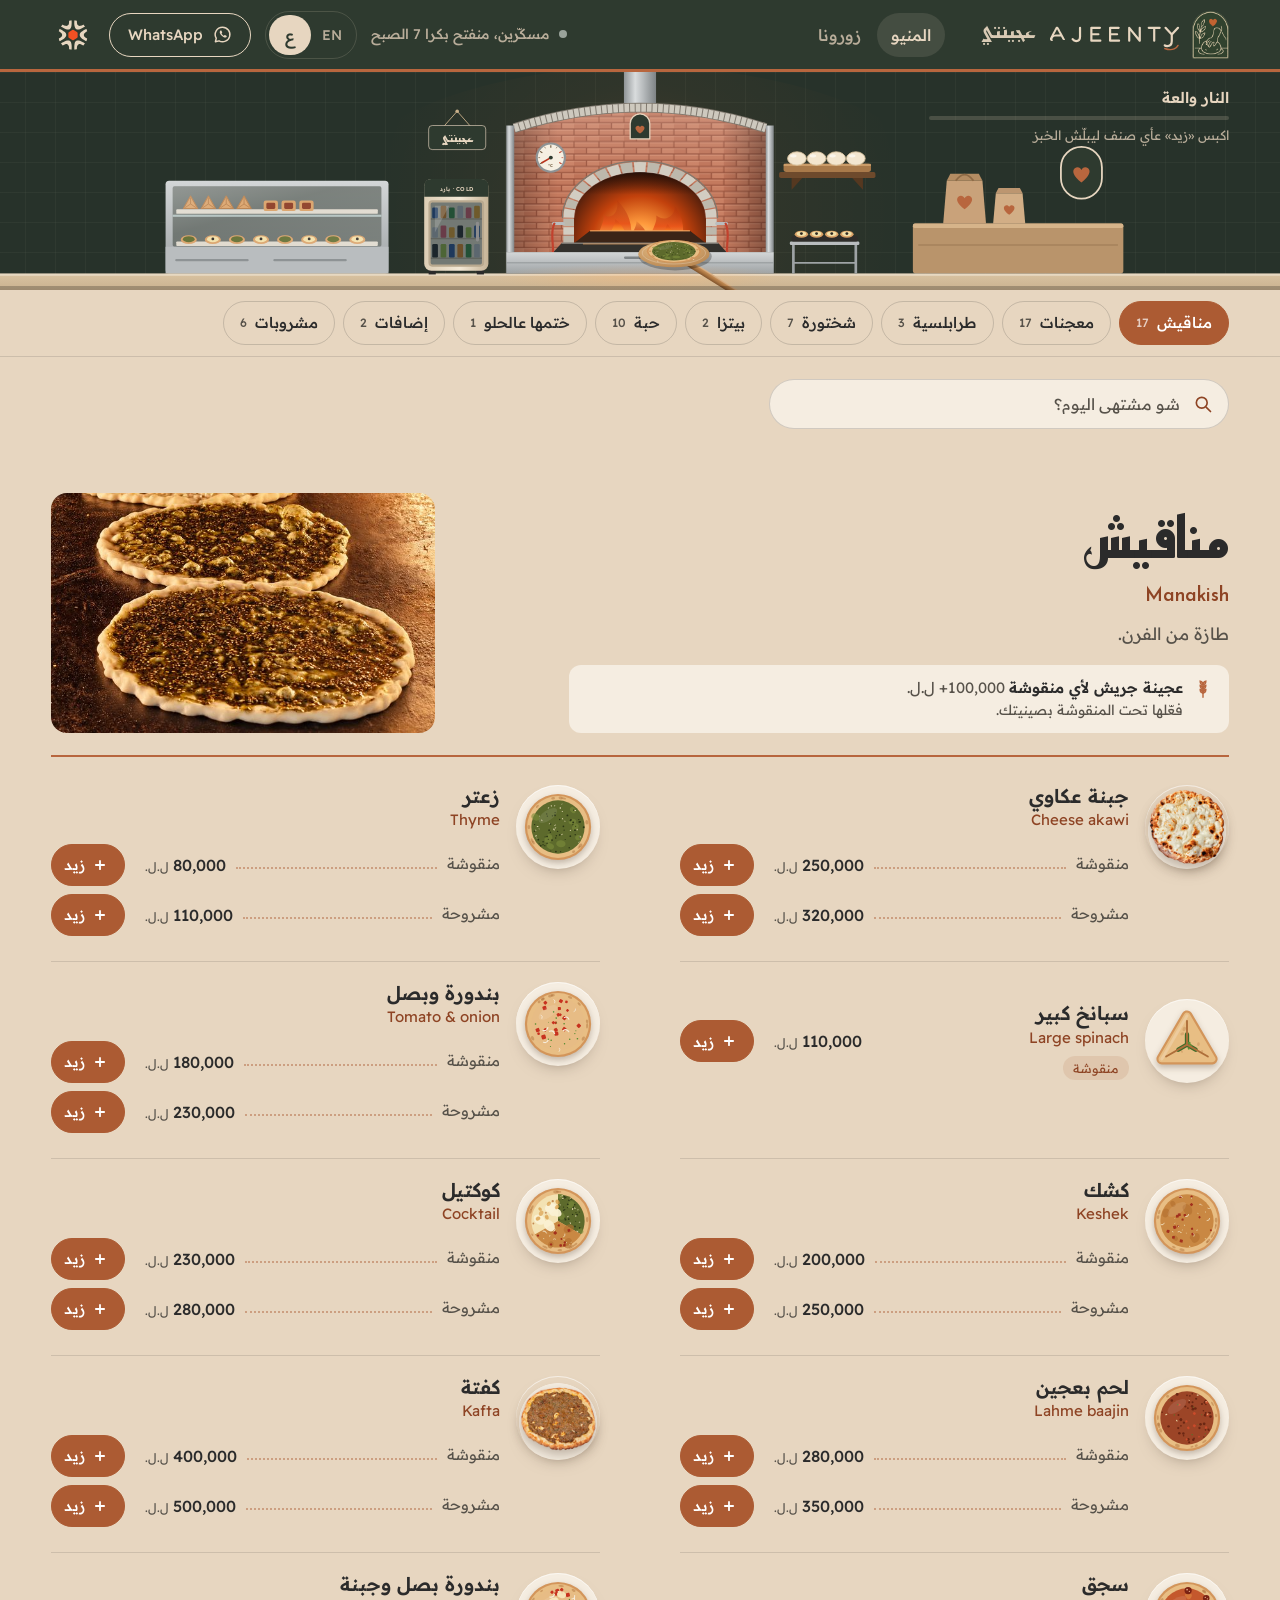
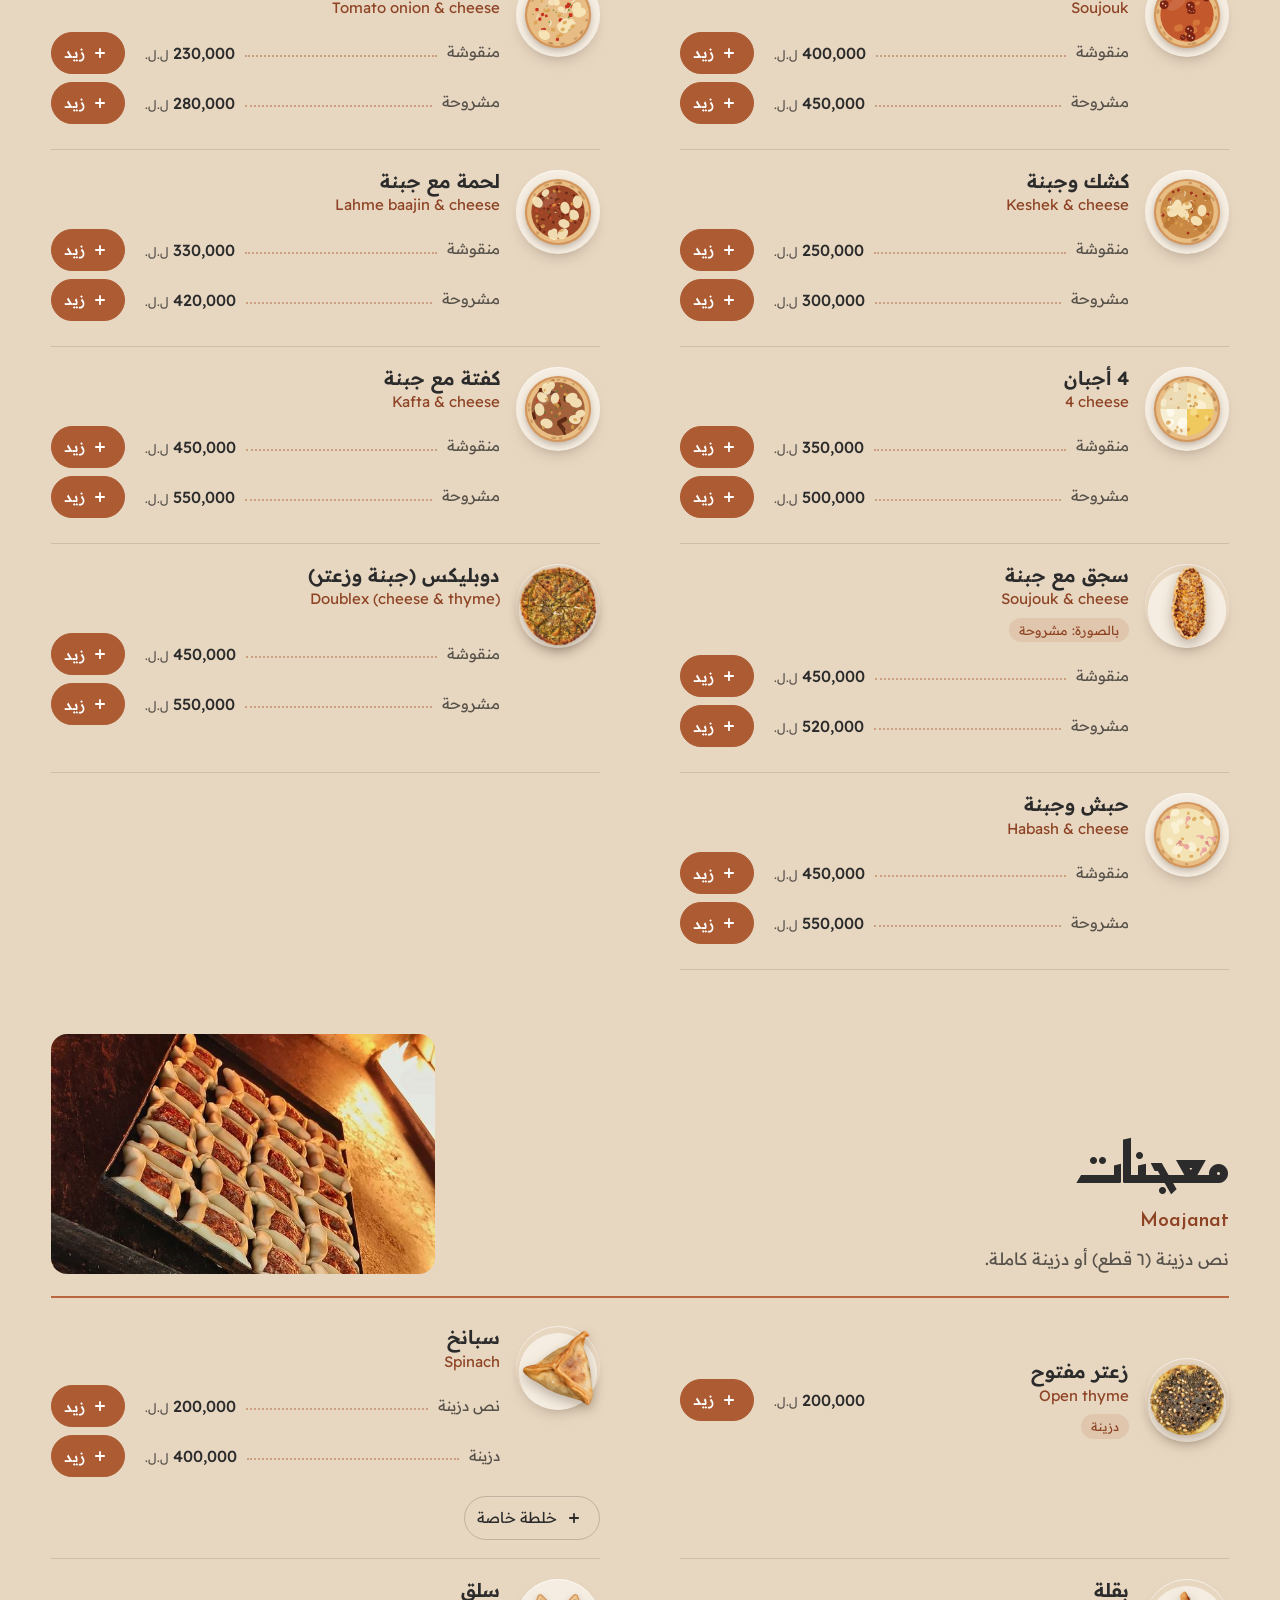
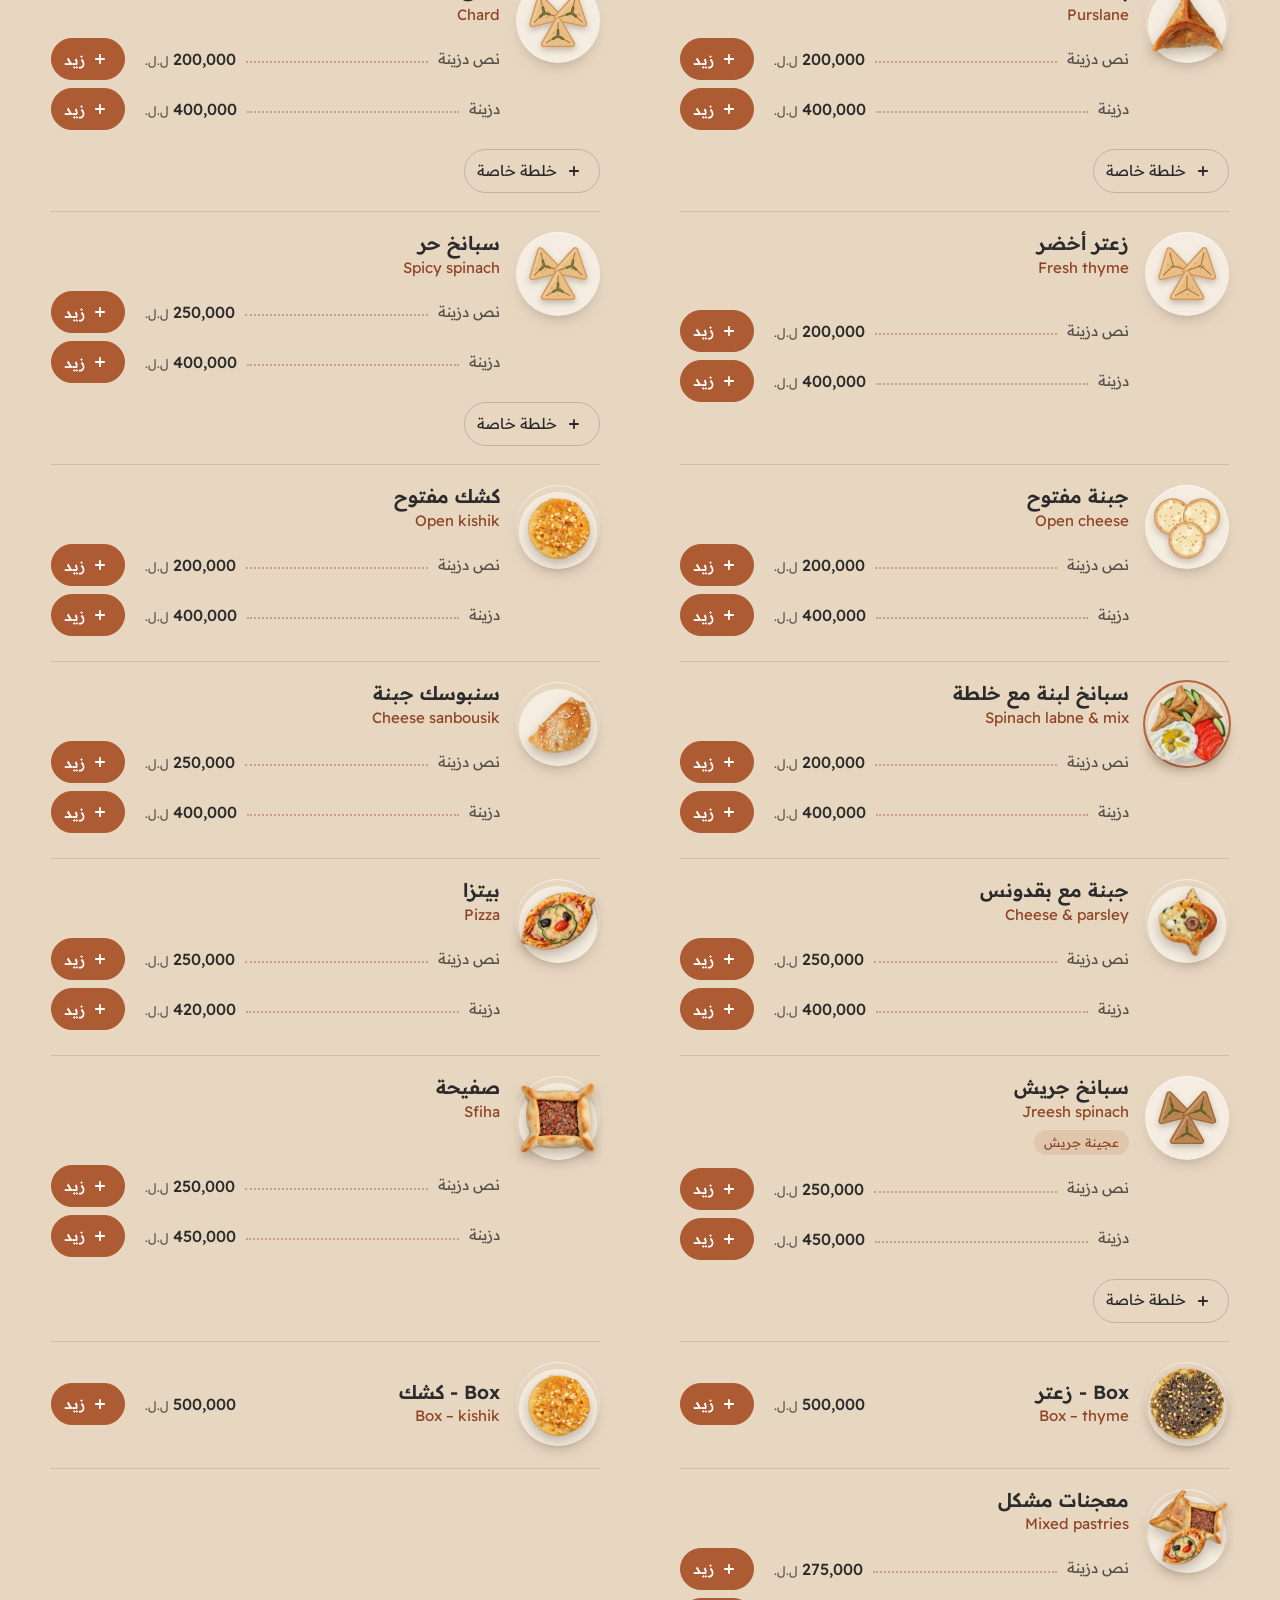
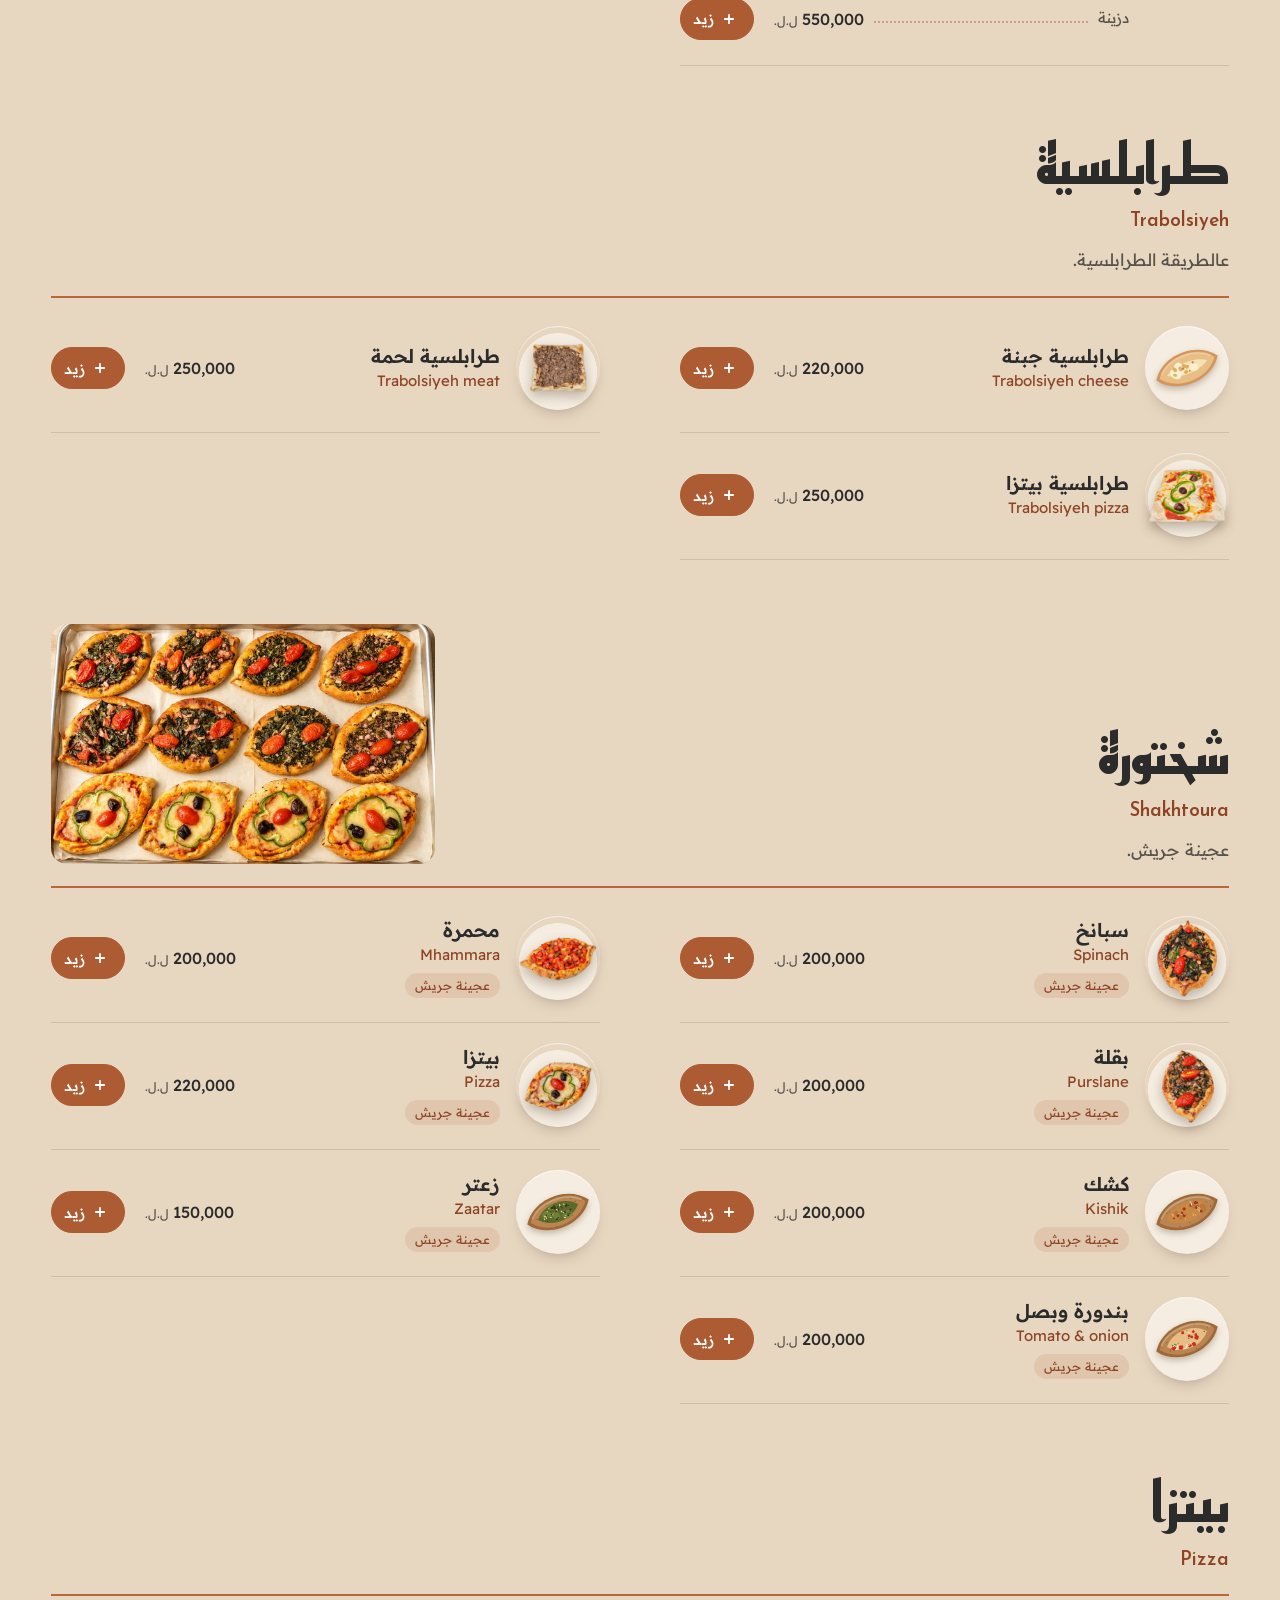
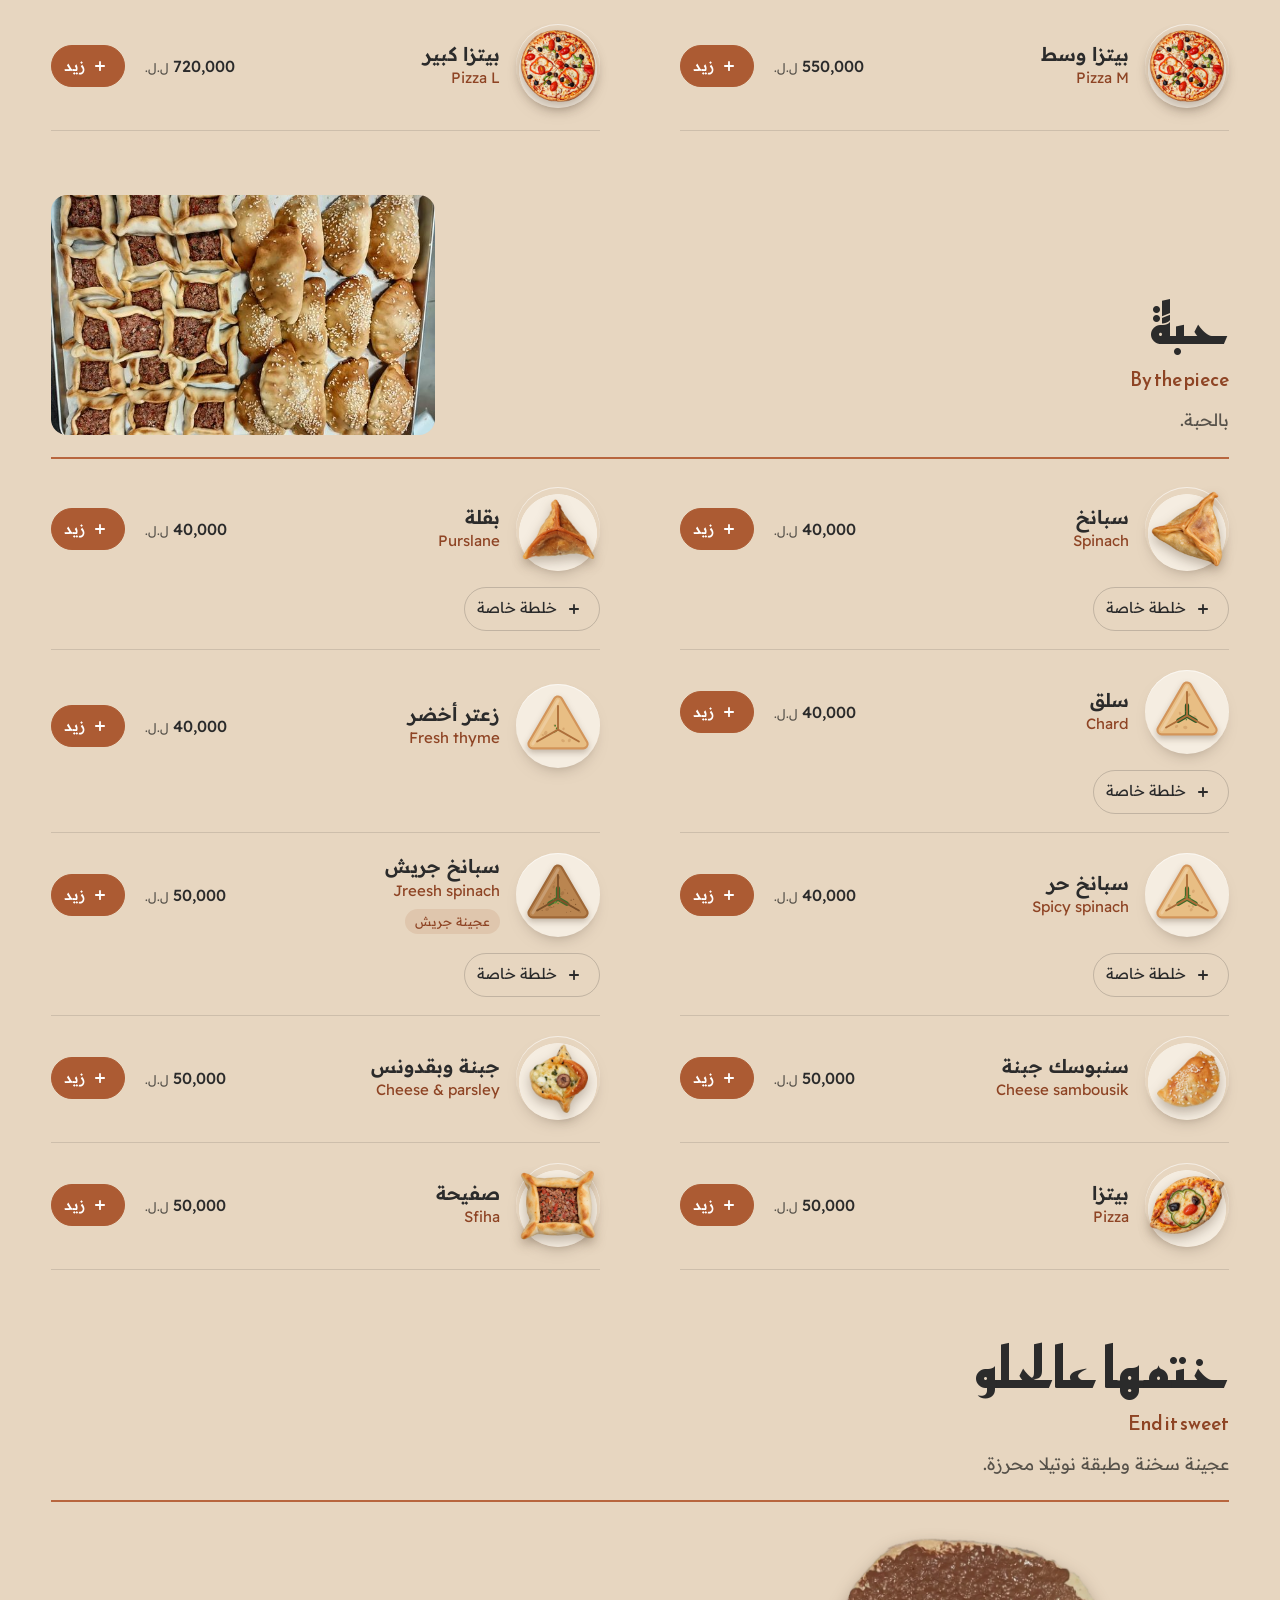
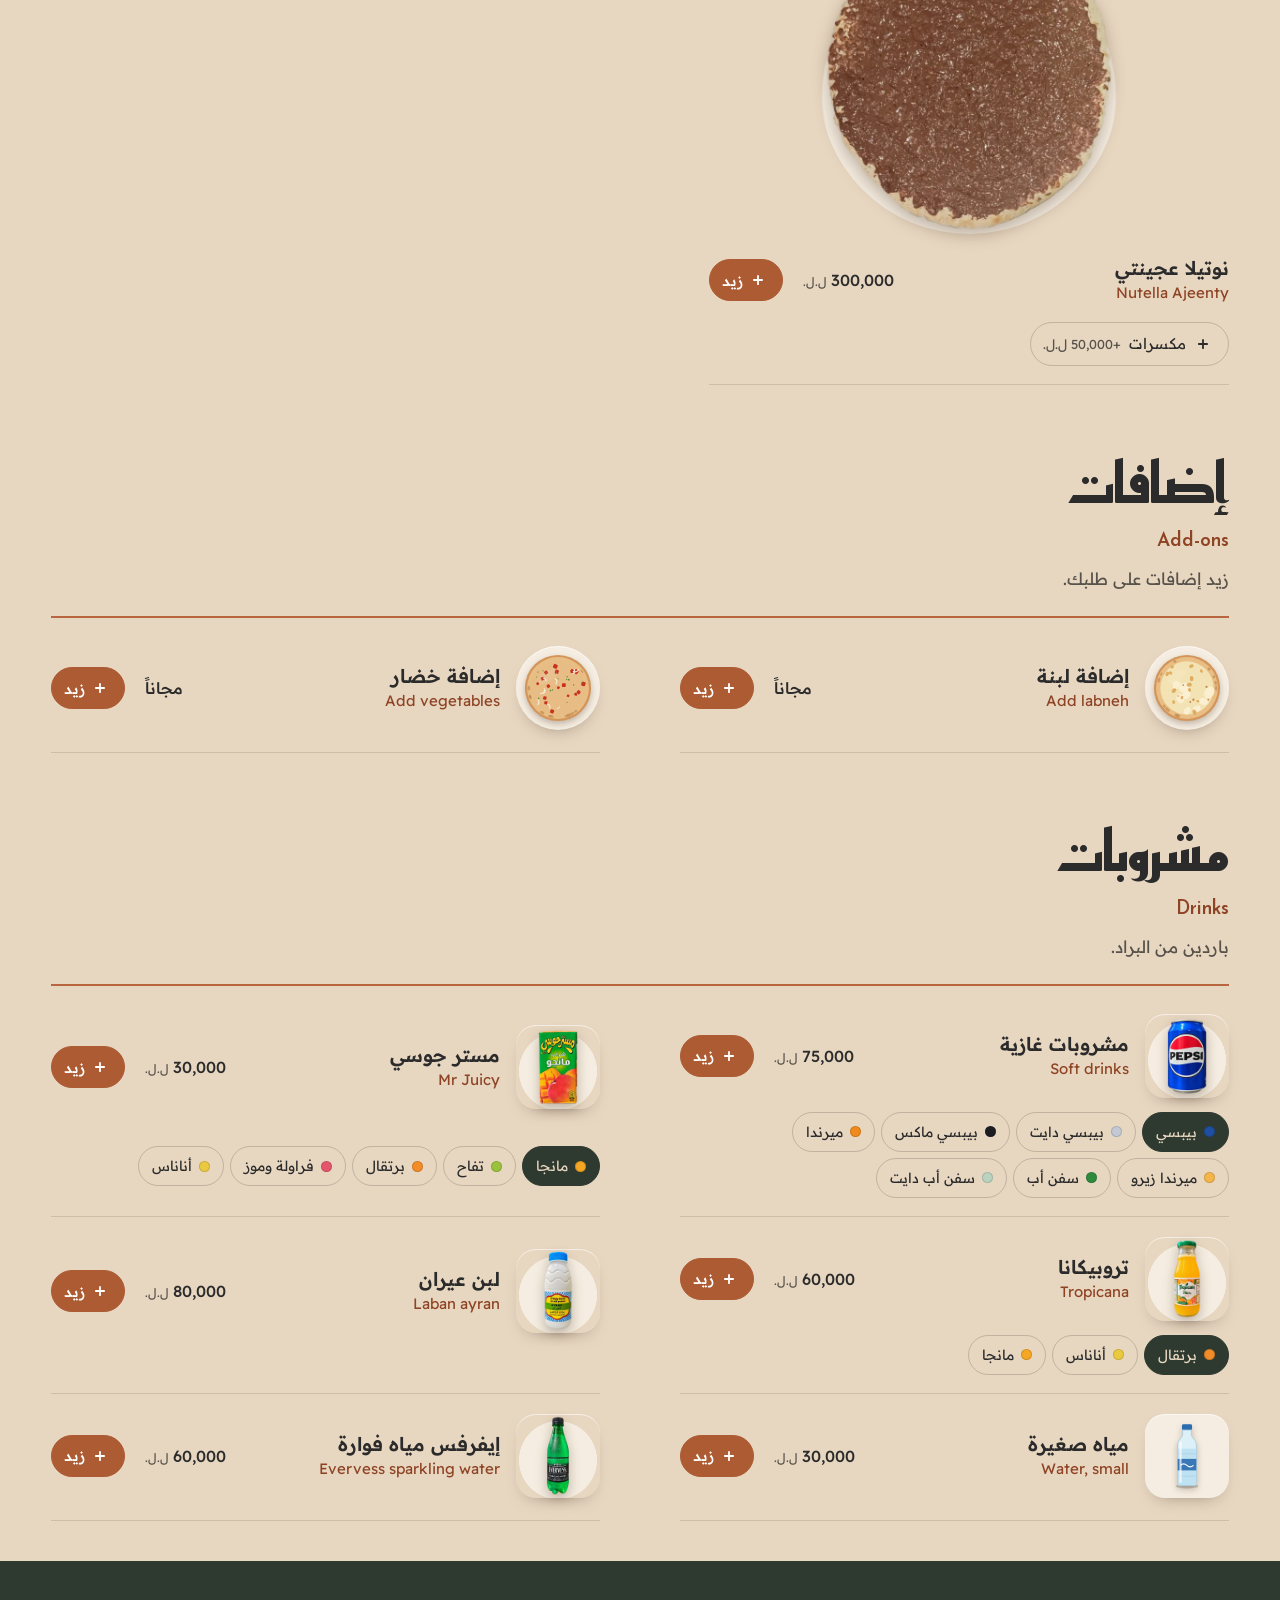
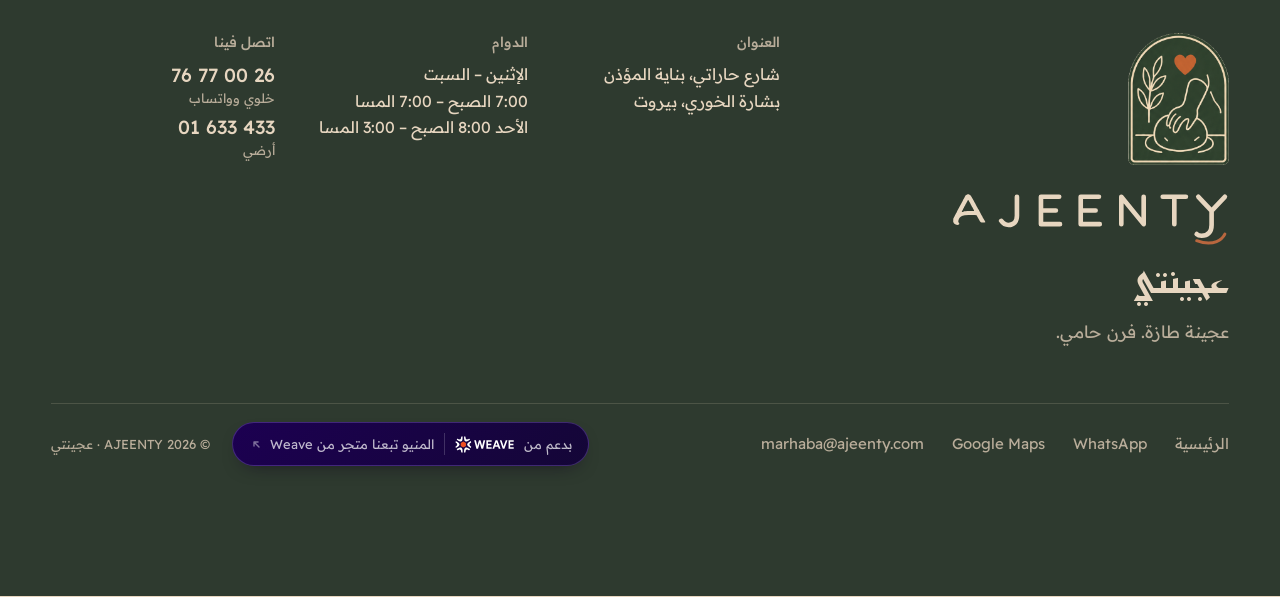
<file: order/index.html>
<!doctype html>
<html lang="en">
<head>
<meta charset="utf-8">
<meta name="viewport" content="width=device-width, initial-scale=1">
<meta name="robots" content="noindex">
<title>AJEENTY</title>
<meta http-equiv="refresh" content="0; url=../menu/index.html">
<link rel="canonical" href="../menu/index.html">
<script>location.replace("../menu/index.html");</script>
<style>body{margin:0;min-height:100vh;display:grid;place-items:center;background:#2E3A2F;color:#F4EBDD;font:600 16px/1.5 system-ui,sans-serif}a{color:#E39A6C}</style>
</head>
<body><p>Opening the menu… <a href="../menu/index.html">Tap here if nothing happens</a>.</p></body>
</html>
</file>
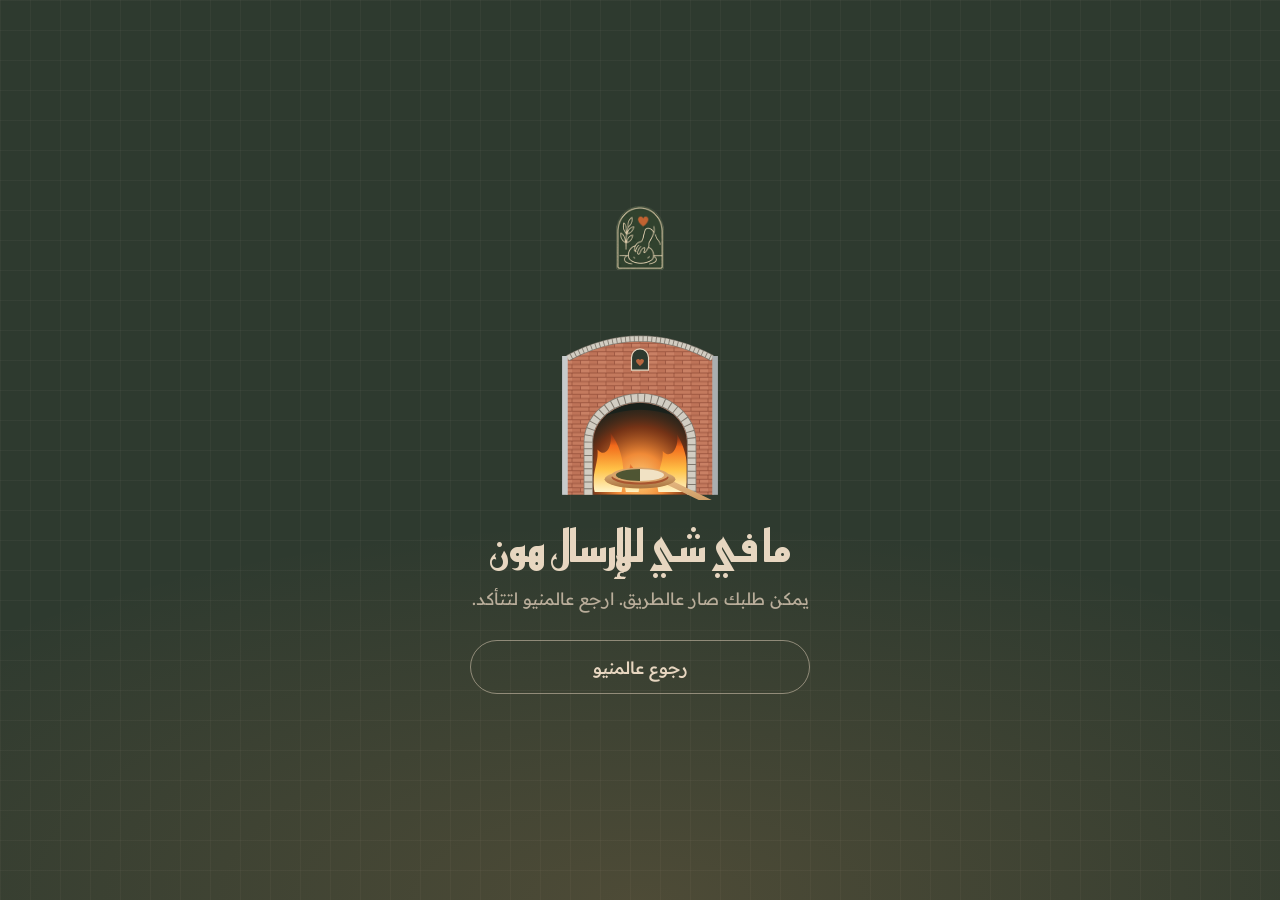
<file: send/index.html>
<!doctype html>
<html lang="en" dir="ltr">
<head>
  <meta charset="utf-8">
  <meta name="viewport" content="width=device-width, initial-scale=1, viewport-fit=cover">
  <title>Sending your order | AJEENTY</title>
  <meta name="robots" content="noindex">
  <meta name="theme-color" content="#2E3A2F">
  <link rel="icon" href="../favicon.svg" type="image/svg+xml">
  <link rel="icon" href="../favicon-48.png" type="image/png" sizes="48x48">
  <link rel="apple-touch-icon" href="../apple-touch-icon.png">
  <link rel="stylesheet" href="../assets/fonts.css">
  <!-- Opened by the menu the moment "Send order" is tapped. This page saves the order to the Sheet (it is the
       tab in front, so the phone doesn't pause it), then opens WhatsApp with the order and its number. -->
  <style>
    :root{--sage:#2E3A2F;--sand:#E7D6C0;--sand-2:#B9AD9A;--action:#AC5B33;--ember:#F2A35E;color-scheme:light}
    *{box-sizing:border-box}
    html,body{height:100%}
    body{margin:0;min-height:100svh;display:grid;place-items:center;padding:32px 18px;background:var(--sage);color:var(--sand);font:400 17px/1.6 "Readex Pro",system-ui,sans-serif;
      background-image:radial-gradient(120% 70% at 50% 100%,rgba(242,163,94,.16),transparent 60%),linear-gradient(rgba(231,214,192,.045) 1px,transparent 1px),linear-gradient(90deg,rgba(231,214,192,.045) 1px,transparent 1px);
      background-size:auto,30px 30px,30px 30px}
    html[dir=rtl] body{font-family:"Readex Pro",Tahoma,sans-serif}
    main{width:min(480px,100%);text-align:center}
    .logo{display:block;width:auto;height:64px;margin:0 auto 18px}
    .oven{display:block;width:170px;height:auto;margin:0 auto 22px;overflow:hidden}
    h1{margin:0;font:700 clamp(30px,7.4vw,44px)/1.15 "Reem Kufi",system-ui,sans-serif;letter-spacing:-.01em;text-wrap:balance}
    .sub{margin:12px auto 0;max-width:34ch;color:var(--sand-2);text-wrap:pretty}
    .no{display:inline-flex;gap:10px;align-items:baseline;margin:20px 0 0;padding:8px 16px;border-radius:99px;background:rgba(231,214,192,.1);border:1px solid rgba(231,214,192,.22);font-size:15px}
    .no b{font:700 18px/1 "Archivo",system-ui,sans-serif;letter-spacing:.08em;color:#fff}
    .dots{display:flex;justify-content:center;gap:8px;margin:26px 0 0}
    .dots i{width:9px;height:9px;border-radius:50%;background:var(--ember);animation:pulse 1.2s ease-in-out infinite}
    .dots i:nth-child(2){animation-delay:.18s}.dots i:nth-child(3){animation-delay:.36s}
    @keyframes pulse{0%,100%{opacity:.25;transform:translateY(0)}50%{opacity:1;transform:translateY(-5px)}}
    .acts{display:flex;flex-direction:column;gap:10px;margin:28px auto 0;max-width:340px}
    .acts a{display:inline-flex;align-items:center;justify-content:center;gap:10px;min-height:54px;padding:0 24px;border-radius:99px;text-decoration:none;font-weight:500}
    .acts .w{background:var(--action);color:#fff}
    .acts .w svg{width:20px;height:20px;flex:none}
    .acts .p{border:1.5px solid rgba(231,214,192,.5);color:var(--sand)}
    .acts a:hover{filter:brightness(1.08)}
    :focus-visible{outline:3px solid var(--sand);outline-offset:3px;border-radius:8px}
    [hidden]{display:none!important}
    main>*{animation:in .5s cubic-bezier(.2,.7,.2,1) both}
    main>.oven{animation-delay:.04s}main>h1{animation-delay:.08s}main>.sub{animation-delay:.12s}
    @keyframes in{from{opacity:0;transform:translateY(8px)}}
    .flame{transform-box:fill-box;transform-origin:50% 100%;animation:flick .9s ease-in-out infinite alternate}
    .flame:nth-child(2){animation-duration:.7s;animation-delay:-.3s}.flame:nth-child(3){animation-duration:1.1s;animation-delay:-.5s}
    @keyframes flick{0%{transform:scale(1,1) skewX(0)}50%{transform:scale(.9,1.12) skewX(5deg)}100%{transform:scale(1.06,.9) skewX(-4deg)}}
    .steam path{animation:rise 3s ease-in-out infinite;opacity:0}
    .steam path:nth-child(2){animation-delay:1s}.steam path:nth-child(3){animation-delay:2s}
    @keyframes rise{0%{opacity:0;transform:translateY(8px)}35%{opacity:.85}100%{opacity:0;transform:translateY(-14px)}}
    .peel{animation:slide 1.6s cubic-bezier(.5,0,.2,1) infinite}
    @keyframes slide{0%{transform:translate(70px,34px);opacity:0}25%{opacity:1}60%,100%{transform:translate(0,0);opacity:1}}
    body.done .peel{animation:none}
    @media (prefers-reduced-motion:reduce){.flame,.steam path,.dots i,.peel,main>*{animation:none}.steam path{opacity:.6}}
  </style>
</head>
<body data-page="send">
  <main aria-live="polite">
    <img class="logo" src="../img/logo-emblem.png" width="110" height="144" alt="AJEENTY">
    <svg class="oven" viewBox="0 0 240 300" aria-hidden="true" focusable="false">
      <defs>
        <radialGradient id="glow" cx="120" cy="270" r="120" gradientUnits="userSpaceOnUse"><stop offset="0" stop-color="#FFD07A"/><stop offset=".3" stop-color="#F08A37"/><stop offset=".62" stop-color="#9A3A14" stop-opacity=".7"/><stop offset="1" stop-color="#1E261F" stop-opacity="0"/></radialGradient>
        <linearGradient id="fl" x1="0" y1="1" x2="0" y2="0"><stop offset="0" stop-color="#FFF4C8"/><stop offset=".38" stop-color="#FFC247"/><stop offset=".78" stop-color="#F26A1B"/><stop offset="1" stop-color="#C2320F" stop-opacity=".1"/></linearGradient>
        <linearGradient id="wood" x1="0" y1="0" x2="0" y2="1"><stop offset="0" stop-color="#E3B57E"/><stop offset="1" stop-color="#A9743F"/></linearGradient>
        <pattern id="brick" width="24" height="12" patternUnits="userSpaceOnUse"><rect width="24" height="12" fill="#9C5640"/><rect x=".6" y=".6" width="22.8" height="4.8" rx=".8" fill="#C47A5E"/><rect x="-11.4" y="6.6" width="22.8" height="4.8" rx=".8" fill="#BE7358"/><rect x="12.6" y="6.6" width="22.8" height="4.8" rx=".8" fill="#C98064"/></pattern>
        <clipPath id="mouth"><path d="M54 292 V218 A66 56 0 0 1 186 218 V292 Z"/></clipPath>
      </defs>
      <path d="M16 292 V98 Q120 40 224 98 V292 Z" fill="url(#brick)"/>
      <path d="M18 99 Q120 44 222 99" fill="none" stroke="#7F786E" stroke-width="9"/>
      <path d="M18 99 Q120 44 222 99" fill="none" stroke="#D2CDC2" stroke-width="7" stroke-dasharray="5 1.2"/>
      <rect x="10" y="96" width="8" height="196" fill="#C6CACB"/><rect x="222" y="96" width="8" height="196" fill="#A9AEB0"/>
      <path d="M54 292 V218 A66 56 0 0 1 186 218 V292 Z" fill="#1A211B"/>
      <g clip-path="url(#mouth)">
        <ellipse cx="120" cy="292" rx="130" ry="120" fill="url(#glow)"/>
        <g>
          <path class="flame" d="M56 288 C50 264 62 248 60 228 C72 242 82 222 78 204 C96 228 100 258 94 288 Z" fill="url(#fl)"/>
          <path class="flame" d="M146 288 C140 264 154 248 152 230 C164 244 176 224 172 206 C188 232 190 262 184 288 Z" fill="url(#fl)"/>
          <path class="flame" d="M100 288 C96 272 106 262 106 248 C116 260 122 272 118 288 Z" fill="url(#fl)"/>
        </g>
      </g>
      <path d="M47 292 V218 A73 63 0 0 1 193 218 V292" fill="none" stroke="#7F786E" stroke-width="13"/>
      <path d="M47 292 V218 A73 63 0 0 1 193 218 V292" fill="none" stroke="#D2CDC2" stroke-width="11" stroke-dasharray="8 1.4"/>
      <g transform="translate(120 100)"><path d="M-12 16 V-2 A12 12 0 0 1 12 -2 V16 Z" fill="#2E3A2F" stroke="#E7D6C0" stroke-width="1.6"/><path d="M0 10 C-5.5 6 -6.6 2.8 -4.6 1.1 C-2.9 -.3 -.8 .4 0 2 C.8 .4 2.9 -.3 4.6 1.1 C6.6 2.8 5.5 6 0 10 Z" fill="#B8663E"/></g>
      <g class="steam" fill="none" stroke="#F4EBDD" stroke-width="2.6" stroke-linecap="round">
        <path d="M104 240 c-5 -7 5 -11 0 -18 c-5 -7 5 -11 0 -18"/><path d="M120 236 c-5 -7 5 -11 0 -18 c-5 -7 5 -11 0 -18"/><path d="M136 240 c-5 -7 5 -11 0 -18 c-5 -7 5 -11 0 -18"/>
      </g>
      <g class="peel">
        <path d="M160 274 L300 342" stroke="url(#wood)" stroke-width="8" stroke-linecap="round"/>
        <ellipse cx="120" cy="270" rx="50" ry="13" fill="url(#wood)"/>
        <ellipse cx="120" cy="267" rx="40" ry="10.5" fill="#A8552F"/>
        <ellipse cx="120" cy="264" rx="40" ry="10.5" fill="#D9A46A"/>
        <path d="M86 264 A34 8.4 0 0 1 120 255.6 V272.4 A34 8.4 0 0 1 86 264 Z" fill="#4F5533"/>
        <path d="M120 255.6 A34 8.4 0 0 1 154 264 A34 8.4 0 0 1 120 272.4 Z" fill="#F1E2C4"/>
      </g>
    </svg>
    <h1 id="h">Sending your order…</h1>
    <p class="sub" id="sub">Opening WhatsApp in a moment.</p>
    <p class="no" id="no" hidden><span id="noL">Order no.</span> <b id="noV"></b></p>
    <div class="dots" id="dots" aria-hidden="true"><i></i><i></i><i></i></div>
    <div class="acts" id="acts" hidden>
      <a class="w" id="wa" href="#"><svg viewBox="0 0 24 24" aria-hidden="true"><path fill="currentColor" d="M12 2.2A9.8 9.8 0 0 0 3.6 17l-1.4 4.8 5-1.3A9.8 9.8 0 1 0 12 2.2Zm0 17.8a8 8 0 0 1-4.1-1.1l-.3-.2-3 .8.8-2.9-.2-.3A8 8 0 1 1 12 20Zm4.4-6c-.2-.1-1.4-.7-1.7-.8-.2-.1-.4-.1-.5.1l-.8 1c-.1.2-.3.2-.5.1a6.6 6.6 0 0 1-3.3-2.9c-.2-.4.2-.4.7-1.3.1-.1 0-.3 0-.4l-.8-1.8c-.2-.5-.4-.4-.5-.4h-.5a.9.9 0 0 0-.7.3 2.8 2.8 0 0 0-.9 2.1 4.9 4.9 0 0 0 1 2.6 11.3 11.3 0 0 0 4.3 3.8c1.6.7 2.3.7 3.1.6a2.7 2.7 0 0 0 1.8-1.3 2.2 2.2 0 0 0 .2-1.3c-.1-.1-.3-.2-.5-.3Z"/></svg><span id="waL">Open WhatsApp</span></a>
      <a class="p" id="back" href="../menu/index.html">Back to the menu</a>
    </div>
  </main>
  <script src="../assets/common.js"></script>
  <script>
  (() => {
    'use strict';
    try { window.opener = null; } catch (e) {}
    const HAND = 'ajeenty-handoff-v1', TRAY = 'ajeenty-furn-v1', TOKEN = '@@ID@@';
    const T = {
      en: {
        sending: 'Sending your order…', sendingP: 'Opening WhatsApp in a moment.',
        done: 'Order received!', doneP: 'WhatsApp is opening with your order. Press send there so we see it right away.',
        fail: 'Sending it on WhatsApp', failP: 'We couldn’t save your order online, so it’s going on WhatsApp instead. Press send there and we’ll take it from there.',
        none: 'Nothing to send here', noneP: 'Your order may already be on its way. Head back to the menu to check.',
        no: 'Order no.', wa: 'Open WhatsApp', track: 'Track your order', back: 'Back to the menu', title: 'Sending your order | AJEENTY'
      },
      ar: {
        sending: 'عم نبعت طلبك…', sendingP: 'الواتساب عم يفتح هلّق.',
        done: 'وصلنا طلبك!', doneP: 'الواتساب عم يفتح وطلبك مكتوب. اكبس ابعت هونيك لنشوفه دغري.',
        fail: 'منبعتو عالواتساب', failP: 'ما قدرنا نحفظ طلبك أونلاين، فعم يفتح عالواتساب. اكبس ابعت هونيك ونحنا منكمّل.',
        none: 'ما في شي للإرسال هون', noneP: 'يمكن طلبك صار عالطريق. ارجع عالمنيو لتتأكد.',
        no: 'رقم الطلب', wa: 'افتح الواتساب', track: 'تابع طلبك', back: 'رجوع عالمنيو', title: 'عم نبعت طلبك | عجينتي'
      }
    };
    const $ = s => document.querySelector(s);
    const read = k => { try { return JSON.parse(localStorage.getItem(k) || 'null'); } catch (e) { return null; } };
    const write = (k, v) => { try { localStorage.setItem(k, JSON.stringify(v)); } catch (e) {} };
    const ref = new URLSearchParams(location.search).get('r') || '';
    const h = read(HAND);
    const lg = h && h.lang === 'ar' ? 'ar' : (AJ.pickLang ? AJ.pickLang() : 'en');
    const W = T[lg];
    document.documentElement.lang = lg; document.documentElement.dir = lg === 'ar' ? 'rtl' : 'ltr';
    document.title = W.title; $('#noL').textContent = W.no; $('#waL').textContent = W.wa; $('#back').textContent = W.back;
    const waUrl = text => `https://wa.me/${AJ.WA}?text=${encodeURIComponent(text)}`;
    function show(kind, id, text) {
      $('#h').textContent = W[kind]; $('#sub').textContent = W[kind + 'P'];
      $('#dots').hidden = kind !== 'sending';
      document.body.classList.toggle('done', kind !== 'sending');
      $('#no').hidden = !id; if (id) $('#noV').textContent = id;
      $('#acts').hidden = kind === 'sending';
      $('#wa').hidden = !text; if (text) $('#wa').href = waUrl(text);
      if (kind === 'done' && id) { $('#back').textContent = W.track; $('#back').href = `../menu/index.html?order=${id}`; }
    }
    const withId = id => h.wa.split('\n').map(l => l.replace(TOKEN, id)).join('\n');
    const withoutId = () => h.wa.split('\n').filter(l => !l.includes(TOKEN)).join('\n');
    // keep the cart in step even if the menu tab is closed or asleep
    function patchTray(fn) { const d = read(TRAY); if (d) { fn(d); write(TRAY, d); } }

    if (!h || !ref || h.ref !== ref) { show('none'); return; }
    if (h.state === 'ok') { show('done', h.id, withId(h.id)); return; }      // came back to this tab later
    if (h.state === 'fail') { show('fail', '', withoutId()); return; }

    show('sending');
    AJ.order.send(h.payload).then(res => {
      const text = withId(res.id);
      AJ.order.set({ id: res.id, type: h.meta.type, at: Date.now(), checked: Date.now(), status: 'Received', preview: !!res.preview,
        total: h.meta.total, time: h.meta.time, wa: text, waOpened: true, lines: h.meta.lines });
      Object.assign(h, { state: 'ok', id: res.id, preview: !!res.preview }); write(HAND, h);
      patchTray(d => { if (d.sent && d.sent.ref === h.ref) { d.tray = []; d.note = ''; d.sent = null; d.wa = 0; d.at = Date.now(); } });
      show('done', res.id, text);
      location.href = waUrl(text);
    }, () => {
      const text = withoutId();
      h.state = 'fail'; write(HAND, h);
      patchTray(d => { if (d.sent && d.sent.ref === h.ref) d.wa = Date.now(); });
      show('fail', '', text);
      location.href = waUrl(text);
    });
  })();
  </script>
</body>
</html>
</file>
<file: assets/fonts.css>
/* AJEENTY web fonts, self-hosted (SIL Open Font License — see /fonts/LICENSE-*.txt)
   Reem Kufi  → headlines, in English and Arabic (geometric, like the AJEENTY wordmark; Kufi Arabic)
   Readex Pro → everything else, in English and Arabic (one family for both scripts)
   Each file only downloads when a page uses characters from its range. */
@font-face{font-family:"Reem Kufi";font-style:normal;font-display:swap;font-weight:400 700;
  src:url(../fonts/reem-kufi-latin.woff2) format("woff2");
  unicode-range:U+0000-00FF,U+0131,U+0152-0153,U+02BB-02BC,U+02C6,U+02DA,U+02DC,U+0304,U+0308,U+0329,U+2000-206F,U+20AC,U+2122,U+2191,U+2193,U+2212,U+2215,U+FEFF,U+FFFD}
@font-face{font-family:"Reem Kufi";font-style:normal;font-display:swap;font-weight:400 700;
  src:url(../fonts/reem-kufi-latin-ext.woff2) format("woff2");
  unicode-range:U+0100-02BA,U+02BD-02C5,U+02C7-02CC,U+02CE-02D7,U+02DD-02FF,U+1D00-1DBF,U+1E00-1E9F,U+1EF2-1EFF,U+2020,U+20A0-20AB,U+20AD-20C0,U+2113,U+2C60-2C7F,U+A720-A7FF}
@font-face{font-family:"Reem Kufi";font-style:normal;font-display:swap;font-weight:400 700;
  src:url(../fonts/reem-kufi-arabic.woff2) format("woff2");
  unicode-range:U+0600-06FF,U+0750-077F,U+0870-088E,U+0890-0891,U+0897-08E1,U+08E3-08FF,U+200C-200E,U+2010-2011,U+204F,U+2E41,U+FB50-FDFF,U+FE70-FE74,U+FE76-FEFC}
@font-face{font-family:"Readex Pro";font-style:normal;font-display:swap;font-weight:160 700;
  src:url(../fonts/readex-pro-latin.woff2) format("woff2");
  unicode-range:U+0000-00FF,U+0131,U+0152-0153,U+02BB-02BC,U+02C6,U+02DA,U+02DC,U+0304,U+0308,U+0329,U+2000-206F,U+20AC,U+2122,U+2191,U+2193,U+2212,U+2215,U+FEFF,U+FFFD}
@font-face{font-family:"Readex Pro";font-style:normal;font-display:swap;font-weight:160 700;
  src:url(../fonts/readex-pro-latin-ext.woff2) format("woff2");
  unicode-range:U+0100-02BA,U+02BD-02C5,U+02C7-02CC,U+02CE-02D7,U+02DD-02FF,U+1D00-1DBF,U+1E00-1E9F,U+1EF2-1EFF,U+2020,U+20A0-20AB,U+20AD-20C0,U+2113,U+2C60-2C7F,U+A720-A7FF}
@font-face{font-family:"Readex Pro";font-style:normal;font-display:swap;font-weight:160 700;
  src:url(../fonts/readex-pro-arabic.woff2) format("woff2");
  unicode-range:U+0600-06FF,U+0750-077F,U+0870-088E,U+0890-0891,U+0897-08E1,U+08E3-08FF,U+200C-200E,U+2010-2011,U+204F,U+2E41,U+FB50-FDFF,U+FE70-FE74,U+FE76-FEFC}
/* Reem Kufi's curly quotes sit too high for English ("we’re", "man’oushe"): borrow Readex Pro's for those four characters.
   Declared last so it wins over the Latin range above. */
@font-face{font-family:"Reem Kufi";font-style:normal;font-display:swap;font-weight:400 700;
  src:url(../fonts/readex-pro-latin.woff2) format("woff2");
  unicode-range:U+2018-2019,U+201C-201D}
</file>
<file: assets/base.css>
/* AJEENTY — shared styles for every page: colours, type, header, footer, buttons, status, page transition.
   Brand: Deep Sage #2E3A2F · Warm Beige (sand) #E7D6C0 · Terracotta #B8663E · Charcoal #2B2B2B.
   Two surfaces only: sage (the oven, the frame) and sand (the counter). Terracotta is for the one
   action on a screen (deepened to #AC5B33 so white text passes contrast) and for brand moments. */
:root{
  --sage:#2E3A2F;
  --sage-2:#27322A;          /* a step deeper, for panels on sage */
  --furnace:#1C231D;         /* inside the oven */
  --sand:#E7D6C0;
  --sand-2:#DCC8AD;          /* hover / quiet fills on sand */
  --flour:#F5EDE1;           /* paper: cards, inputs and slips on sand */
  --terra:#B8663E;           /* brand terracotta: heart, brick, illustrations */
  --terra-ink:#8E4424;       /* terracotta deep enough for text on sand (4.9:1) and for big terracotta panels */
  --action:#AC5B33;          /* button fill, white label 4.9:1 */
  --action-2:#934826;        /* hover */
  --ink:#2B2B2B;             /* charcoal: text on sand (9.9:1) */
  --ink-2:#57524A;           /* secondary text on sand (5.3:1) */
  --on-sage:#E7D6C0;         /* text on sage (8.4:1) */
  --on-sage-2:#B9AD9A;       /* secondary text on sage (5.4:1) */
  --ember:#F2A35E;           /* oven light: glows only, never text on sand */
  --line:rgba(43,43,43,.14);
  --line-sage:rgba(231,214,192,.16);
  --f-display:"Reem Kufi","Noto Kufi Arabic","Segoe UI",system-ui,sans-serif;
  --f-body:"Readex Pro",system-ui,-apple-system,"Segoe UI",Roboto,Tahoma,sans-serif;
  --max:1360px;
  --gut:clamp(18px,4vw,56px);
  --nav-h:72px;
  --r:14px;
  /* kept for the menu's oven wall and the page transition */
  --wall:#27322A;
  --tile:rgba(231,214,192,.045);
  color-scheme:light;
}

*{box-sizing:border-box}
html{scroll-behavior:smooth;scroll-padding-top:calc(var(--nav-h) + 12px);-webkit-text-size-adjust:100%}
body{margin:0;background:var(--sand);color:var(--ink);font:400 17px/1.6 var(--f-body);-webkit-font-smoothing:antialiased;text-rendering:optimizeLegibility}
:root[lang="ar"] body{line-height:1.75}
a{color:inherit;text-decoration:none}
button{font:inherit;color:inherit}
:focus-visible{outline:3px solid var(--action);outline-offset:3px;border-radius:6px}
.on-sage :focus-visible,.nav :focus-visible,.foot :focus-visible{outline-color:var(--on-sage)}
img,svg,video{display:block;max-width:100%}
[hidden]{display:none!important}
.sr{position:absolute!important;width:1px;height:1px;overflow:hidden;clip:rect(0 0 0 0);white-space:nowrap}
.ltr{direction:ltr;unicode-bidi:isolate;display:inline-block}
.num{font-variant-numeric:tabular-nums lining-nums}
.ic{width:20px;height:20px;flex:none}

.skip{position:fixed;inset-inline-start:-9999px;top:12px;z-index:6000;background:var(--sage);color:var(--on-sage);padding:12px 16px;font-weight:600;border-radius:10px}
.skip:focus{inset-inline-start:12px}

.wrap{width:min(var(--max),100%);margin-inline:auto;padding-inline:var(--gut)}

/* ---------- type ---------- */
.h1,.h2{margin:0;font-family:var(--f-display);font-weight:700;letter-spacing:-.015em;text-wrap:balance}
.h2{font-size:clamp(38px,4.6vw,66px);line-height:1}
:root[lang="ar"] .h1,:root[lang="ar"] .h2{letter-spacing:0;line-height:1.25}
.lede{margin:0;max-width:36em;font-size:clamp(17px,1.35vw,19px);line-height:1.6;color:var(--ink-2)}
.on-sage .lede{color:var(--on-sage-2)}

/* ---------- buttons ---------- */
.btn{display:inline-flex;align-items:center;justify-content:center;gap:10px;min-height:52px;padding:0 26px;border-radius:999px;border:0;font:500 16px/1 var(--f-body);white-space:nowrap;cursor:pointer;transition:background-color .2s ease,color .2s ease,transform .2s ease,border-color .2s ease}
.btn:active{transform:scale(.97)}
.btn-action{background:var(--action);color:#fff}
.btn-action:hover{background:var(--action-2)}
.btn-sage{background:var(--sage);color:var(--on-sage)}
.btn-sage:hover{background:var(--furnace)}
.btn-line{border:1.5px solid currentColor;background:transparent}
.btn-line:hover{background:rgba(43,43,43,.06)}
.on-sage .btn-line:hover{background:rgba(231,214,192,.1)}
.btn .ic{width:19px;height:19px}
.link{display:inline-flex;align-items:center;gap:8px;min-height:44px;font-weight:500;text-decoration:underline;text-decoration-thickness:2px;text-underline-offset:5px;text-decoration-color:var(--terra)}
.on-sage .link,.on-terra .link{text-decoration-color:rgba(231,214,192,.55)}
.link:hover{text-decoration-color:currentColor}

/* ---------- live open / closed status ---------- */
.status{position:relative;z-index:0;display:inline-flex;align-items:center;gap:9px;font:500 14px/1.2 var(--f-body);white-space:nowrap}
.status::before{content:"";width:8px;height:8px;border-radius:50%;background:#7FB069;flex:none}
.status.closed::before{background:#9AA39B}
/* the pulse is its own ring under the dot, animated with transform + opacity so it stays on the GPU */
.status.open::after{content:"";position:absolute;z-index:-1;inset-inline-start:0;top:50%;width:8px;height:8px;margin-top:-4px;border-radius:50%;background:#7FB069;opacity:0;animation:ping 2.2s infinite}
@keyframes ping{0%{transform:scale(1);opacity:.6}70%{transform:scale(3);opacity:0}100%{transform:scale(1);opacity:0}}

/* ---------- header ---------- */
.nav{position:sticky;top:0;z-index:1500;height:var(--nav-h);background:var(--sage);color:var(--on-sage);border-bottom:3px solid var(--terra)}
.nav-in{height:100%;display:flex;align-items:center;gap:22px}
.nav-logo{display:flex;align-items:center;gap:12px;min-height:48px;flex:none}
.nav-logo .emblem{width:auto;height:48px;flex:none}
.nav-logo .wm{width:132px;height:auto;color:var(--on-sage);transform:translateY(15.4%)}   /* the swash under the Y makes the box taller than the letters: centre the capitals on the emblem */
.nav-logo .ar-wm{font:600 21px/1 var(--f-display);color:var(--on-sage);opacity:.92;transform:translateY(-.17em)}   /* Kufi sits low in its line box */
.nav-links{display:flex;gap:2px;margin-inline-start:14px}
.nav-links a{display:inline-flex;align-items:center;min-height:44px;padding:0 14px;border-radius:999px;font-weight:500;font-size:16px;color:var(--on-sage-2);transition:color .2s,background-color .2s}
.nav-links a:hover{color:var(--on-sage);background:rgba(231,214,192,.08)}
.nav-links a[aria-current="page"]{color:var(--on-sage);background:rgba(231,214,192,.12)}
.nav-right{margin-inline-start:auto;display:flex;align-items:center;gap:14px}
.nav .status{color:var(--on-sage-2)}
.lang{display:flex;padding:3px;border-radius:99px;border:1px solid var(--line-sage)}
.lang button{border:0;background:transparent;min-width:42px;height:40px;border-radius:99px;font:500 14px/1 var(--f-body);cursor:pointer;color:var(--on-sage-2)}
.lang button[aria-pressed="true"]{background:var(--on-sage);color:var(--sage)}
.lang button[data-lang="ar"]{font-size:17px}
.nav .btn{min-height:44px;padding:0 18px;font-size:15px}

/* ---------- footer ---------- */
.foot{background:var(--sage);color:var(--on-sage);padding:72px 0 36px}
.foot-top{display:grid;grid-template-columns:1.1fr 2fr;gap:48px;align-items:start}
.foot-brand .emblem{width:auto;height:132px;margin-bottom:26px}
.foot-brand .wm{width:min(280px,64vw);height:auto;color:var(--on-sage)}
.foot-brand .ar-wm{display:block;margin-top:14px;font:600 38px/1 var(--f-display);color:var(--on-sage)}
.foot-brand p{margin:18px 0 0;color:var(--on-sage-2)}
.foot-cols{display:grid;grid-template-columns:repeat(3,minmax(0,1fr));gap:28px}
.foot-cols h2{margin:0 0 10px;font:500 14px/1.3 var(--f-body);color:var(--on-sage-2)}
.foot-cols p{margin:0;font-size:16px;line-height:1.65}
.foot-cols a.tel{display:flex;flex-direction:column;justify-content:center;min-height:52px}
.foot-cols a.tel .ltr{align-self:flex-start;font:500 19px/1.2 var(--f-body);font-variant-numeric:tabular-nums}
.foot-cols a.tel small{font-size:13px;color:var(--on-sage-2)}
.foot-cols a.tel:hover .ltr{text-decoration:underline;text-underline-offset:4px}
.foot-bottom{display:flex;flex-wrap:wrap;align-items:center;justify-content:space-between;gap:12px 24px;margin-top:56px;padding-top:18px;border-top:1px solid var(--line-sage)}
.foot-links{display:flex;flex-wrap:wrap;gap:2px 4px;margin:0;margin-inline-start:-12px;padding:0;list-style:none}
.foot-links a{display:inline-flex;align-items:center;min-height:44px;padding:0 12px;border-radius:99px;font-size:15px;color:var(--on-sage-2)}
.foot-links a:hover{color:var(--on-sage);background:rgba(231,214,192,.08)}
.foot-bottom small{font-size:13px;color:var(--on-sage-2)}
/* "Powered by Weave": our menu and ordering run on a Weave storefront (weave-lb.com/stores) */
.foot-end{display:flex;flex-wrap:wrap;align-items:center;gap:10px 22px}
.powered{display:inline-flex;flex-wrap:wrap;align-items:center;gap:4px 10px;min-height:44px;padding:6px 16px;border:1px solid rgba(168,132,255,.28);border-radius:99px;background:linear-gradient(135deg,#1C0051,#140637);font-size:13px;color:rgba(255,255,255,.72);box-shadow:0 8px 20px -12px rgba(15,8,28,.9);transition:color .2s,border-color .2s,background .2s}
.powered-by{display:inline-flex;align-items:center;gap:10px}
.powered-wm{width:auto;height:17px;color:#fff;flex:none}
.powered-note{padding-inline-start:10px;border-inline-start:1px solid rgba(255,255,255,.18)}
.powered:hover{color:#fff;border-color:rgba(240,80,35,.6);background:linear-gradient(135deg,#25006b,#1C0051)}
.powered:focus-visible{outline:2px solid var(--ember);outline-offset:3px}
.powered-out{width:15px;height:15px;flex:none;margin-inline-start:-4px;opacity:.6;transition:transform .2s,opacity .2s}
:root[dir="rtl"] .powered-out{transform:scaleX(-1)}
.powered:hover .powered-out{opacity:1;transform:translate(2px,-2px)}
:root[dir="rtl"] .powered:hover .powered-out{transform:scaleX(-1) translate(2px,-2px)}
/* Weave mark at the end of the header: slowly turning, links to Weave Stores */
.nav-weave{display:grid;place-items:center;width:44px;height:44px;flex:none;border-radius:50%;color:var(--on-sage);transition:background-color .2s}
.nav-weave svg{width:30px;height:30px;animation:weave-spin 18s linear infinite}
.nav-weave:hover{background:rgba(231,214,192,.08)}
.nav-weave:hover svg{animation-duration:4s}
.nav-weave:focus-visible{outline:2px solid var(--ember);outline-offset:2px}
@keyframes weave-spin{to{transform:rotate(360deg)}}
@media (prefers-reduced-motion:reduce){.nav-weave svg{animation:none}}
@media (max-width:520px){
  /* two tight lines: "Powered by WEAVE" / "Our menu is a Weave storefront ↗", hugging the text */
  .powered{display:grid;grid-template-columns:auto auto;grid-template-areas:"b ." "n o";justify-content:start;align-items:center;gap:6px 8px;width:fit-content;max-width:100%;padding:10px 16px 11px;border-radius:16px}
  .powered-by{grid-area:b;gap:8px}
  .powered-note{grid-area:n;padding:0;border:0;color:rgba(255,255,255,.88)}
  .powered-out{grid-area:o;margin:0}
}

/* ---------- floating "Order online" (homepage, after the hero) ---------- */
.order-float{position:fixed;inset-inline-end:20px;bottom:calc(20px + env(safe-area-inset-bottom,0px));z-index:2000;display:inline-flex;align-items:center;gap:10px;min-height:54px;padding:0 22px;border-radius:999px;background:var(--action);color:#fff;font:500 16px/1 var(--f-body);box-shadow:0 14px 30px -10px rgba(28,35,29,.55);transition:transform .35s cubic-bezier(.2,.9,.3,1.2),opacity .25s,background-color .2s;transform:translateY(140%);opacity:0;pointer-events:none}
.order-float.show{transform:none;opacity:1;pointer-events:auto}
.order-float:hover{background:var(--action-2)}
.order-float .ic{width:21px;height:21px}
/* how many items are waiting on the tray, on the "Order online" buttons */
.tray-n{display:inline-grid;place-items:center;min-width:22px;height:22px;padding:0 6px;border-radius:99px;background:var(--flour);color:var(--action-2);font:600 13px/1 var(--f-body);font-variant-numeric:tabular-nums}
.nav .btn{position:relative}
.nav .tray-n{position:absolute;top:-6px;inset-inline-end:-6px;box-shadow:0 0 0 2px var(--sage)}

/* ---------- "your order" chip: follows an active order on every page ---------- */
.order-chip{position:fixed;z-index:1950;left:50%;bottom:calc(18px + env(safe-area-inset-bottom,0px));transform:translateX(-50%);display:inline-flex;align-items:center;gap:10px;min-height:52px;max-width:calc(100vw - 28px);padding:0 22px;border:0;border-radius:99px;background:var(--action);color:#fff;font:500 15px/1.2 var(--f-body);white-space:nowrap;overflow:hidden;text-overflow:ellipsis;box-shadow:0 14px 30px -10px rgba(28,35,29,.55);cursor:pointer;animation:chip-in .45s cubic-bezier(.2,.9,.3,1.2)}
.order-chip .dot{width:9px;height:9px;border-radius:50%;background:#fff;flex:none}
.order-chip.final{background:var(--sage);color:var(--on-sage)}
.order-chip.final .dot{background:#7FB069}
.order-chip:hover{filter:brightness(1.06)}
@keyframes chip-in{from{transform:translate(-50%,140%)}}
body.has-order .order-float{display:none}

/* ---------- "into the oven" page transition (any page → menu) ---------- */
.into{position:fixed;inset:0;z-index:5000;display:none;overflow:hidden;pointer-events:none}
.into.on{display:block;pointer-events:auto;cursor:progress}
html.arriving .into{display:block}
.into-arch{position:absolute;left:var(--x,50vw);top:var(--y,50vh);width:var(--d,300vmax);height:var(--d,300vmax);margin-left:calc(var(--d,300vmax) / -2);margin-top:calc(var(--d,300vmax) / -2);border-radius:50% 50% 0 0 / 50% 50% 0 0;background:radial-gradient(circle at 50% 70%,#3a2a1c,var(--furnace) 45%);transform:scale(.02);will-change:transform}
.into-oven{position:absolute;left:50%;top:50%;width:min(58vw,250px);transform:translate(-50%,-56%) scale(.86);opacity:0;will-change:transform,opacity}
.into-oven svg{width:100%;height:auto;overflow:visible}
.into-txt{margin:58px 0 0;text-align:center;color:var(--on-sage);font:500 15px/1.4 var(--f-body);opacity:0}
.into-txt::after{content:"";display:inline-block;width:1.2em;text-align:start;animation:dots 1s steps(4) infinite}
@keyframes dots{0%{content:""}25%{content:"."}50%{content:".."}75%{content:"..."}}
.into .flame{transform-box:fill-box;transform-origin:50% 100%;animation:into-flick .8s ease-in-out infinite alternate}
.into .flame:nth-child(2){animation-duration:.62s;animation-delay:-.3s}
.into .flame:nth-child(3){animation-duration:1s;animation-delay:-.5s}
@keyframes into-flick{0%{transform:scale(1,1) skewX(0)}50%{transform:scale(.9,1.12) skewX(5deg)}100%{transform:scale(1.06,.9) skewX(-4deg)}}
.into-glow{transform-box:fill-box;transform-origin:50% 100%;opacity:.75}
.into-steam path{opacity:0}
.into.on .into-arch{animation:into-grow .58s cubic-bezier(.7,0,.25,1) forwards}
.into.on .into-oven{animation:into-oven-in .34s cubic-bezier(.2,.8,.3,1) .22s forwards}
.into.on .into-txt{animation:into-fade-in .3s ease .5s forwards}
.into.on .into-peel{animation:into-peel .46s cubic-bezier(.25,.9,.3,1) .34s both}
.into.on .into-glow{animation:into-flare .5s ease .72s forwards}
.into.on .into-steam path{animation:into-steam 1.2s ease-out .78s infinite}
.into.on .into-steam path:nth-child(2){animation-delay:1.05s}
.into.on .into-steam path:nth-child(3){animation-delay:1.3s}
@keyframes into-grow{from{transform:scale(.02)}to{transform:scale(1)}}
@keyframes into-oven-in{to{opacity:1;transform:translate(-50%,-56%) scale(1)}}
@keyframes into-fade-in{to{opacity:1}}
@keyframes into-peel{from{transform:translate(150px,120px) rotate(8deg)}to{transform:none}}
@keyframes into-flare{0%{opacity:.75;transform:scale(1)}40%{opacity:1;transform:scale(1.25,1.4)}100%{opacity:.95;transform:scale(1.1,1.15)}}
@keyframes into-steam{0%{opacity:0;transform:translateY(6px)}30%{opacity:.85}100%{opacity:0;transform:translateY(-18px)}}
html.arriving .into-arch{transform:none;animation:into-open .6s cubic-bezier(.5,0,.3,1) .12s forwards}
html.arriving .into-oven{opacity:1;transform:translate(-50%,-56%);animation:into-zoom .58s cubic-bezier(.55,0,.25,1) .05s forwards}
html.arriving .into-glow{opacity:1}
@keyframes into-zoom{to{opacity:0;transform:translate(-50%,-56%) scale(2.8)}}
@keyframes into-open{to{opacity:0;transform:scale(1.25)}}

/* ---------- shared responsive ---------- */
@media (max-width:1100px){
  .nav-logo .ar-wm{display:none}
  .nav .status{display:none}
}
@media (max-width:980px){
  :root{--nav-h:64px}
  .nav-in{gap:10px}
  .nav-links{margin-inline-start:2px}
  .nav-links .nl-visit{display:none}
  .foot-top{grid-template-columns:1fr}
}
@media (max-width:620px){
  .nav-logo{gap:8px}
  .nav-logo .emblem{height:38px}
  .nav-logo .wm{width:96px}
  .nav-right{gap:8px}
  .foot-brand .emblem{height:108px}
  .nav .btn{width:44px;padding:0;gap:0}
  .nav .btn .lbl{display:none}
  .nav-links a{padding:0 12px}
  .lang button{min-width:40px;height:38px}
  .foot{padding:56px 0 calc(100px + env(safe-area-inset-bottom,0px))}
  .foot-cols{grid-template-columns:1fr;gap:24px}
  .order-float{inset-inline-end:14px;bottom:calc(14px + env(safe-area-inset-bottom,0px))}
}
@media (max-width:440px){
  .nav-links{display:none}
}
@media (max-width:360px){
  .nav-links a{padding:0 9px;font-size:15px}
  .nav-logo .emblem{height:36px}
  .nav-logo .wm{width:84px}
}
@media (prefers-reduced-motion:reduce){
  html{scroll-behavior:auto}
  .status::after,.order-chip{animation:none}
  .btn,.order-float{transition:none}
  .into,html.arriving .into{display:none!important}
}
@media print{
  .nav,.order-float,.into{display:none}
}

/* Reem Kufi's Arabic is a display Kufi: keep it for big headlines, use Readex Pro for Arabic at text sizes */
:root[lang="ar"] .nm,:root[lang="ar"] .pick-name,:root[lang="ar"] .heat-name,:root[lang="ar"] .fresh-tag b,:root[lang="ar"] .addr strong,:root[lang="ar"] .chit h2{font-family:var(--f-body);font-weight:600}
.alt:lang(ar),.alt-nm:lang(ar),.pick-alt:lang(ar){font-family:var(--f-body)}

/* terracotta panels (the dough story on the homepage) */
.on-terra{background:var(--terra-ink);color:var(--flour);--on-sage:#F5EDE1;--on-sage-2:#E7D6C0;--line-sage:rgba(245,237,225,.22)}
.on-terra :focus-visible{outline-color:var(--flour)}
.on-terra .lede{color:var(--on-sage-2)}

/* ---------- November offer banner (built by AJ.promo in common.js) ----------
   Looks like the Instagram poster on purpose: sand paper, a big sage 15%, "خصم" underlined in terracotta,
   and the hours in a terracotta pill, so people recognise the offer the moment they land. */
.promo{position:relative;z-index:3;background:radial-gradient(ellipse 60% 120% at 12% 0%,rgba(255,250,242,.8),transparent 70%),radial-gradient(ellipse 50% 140% at 100% 100%,rgba(184,102,62,.16),transparent 70%),var(--sand);color:var(--sage);border-bottom:1px solid var(--line)}
.promo p{margin:0}
.promo-in{display:grid;grid-template-columns:auto minmax(0,1fr) auto;align-items:center;gap:18px clamp(24px,3.4vw,56px);padding-block:clamp(20px,2.6vw,30px)}
.promo-big{display:flex;align-items:flex-start;gap:clamp(6px,.8vw,12px);direction:ltr}
.promo-pct{font:700 clamp(84px,9vw,136px)/.8 var(--f-display);letter-spacing:-.045em;color:var(--sage)}
.promo-off{position:relative;margin-top:.05em;padding-bottom:12px;font:700 clamp(36px,3.6vw,56px)/1 var(--f-body);color:var(--sage)}
.promo-off::after{content:"";position:absolute;inset-inline:-4px;bottom:0;height:6px;border-radius:9px;background:var(--terra);transform:rotate(-4deg)}
.promo-eye{font:600 15px/1.3 var(--f-body);color:var(--terra-ink)}
.promo-what{margin-top:2px!important;font:700 clamp(27px,2.7vw,40px)/1.08 var(--f-display);letter-spacing:-.01em;word-spacing:.08em;color:var(--sage);text-wrap:balance}
:root[lang="ar"] .promo-what{line-height:1.3}
.promo-time{display:flex;flex-wrap:wrap;align-items:center;gap:8px 14px;margin-top:14px!important}
.promo-pill{display:inline-flex;align-items:center;min-height:38px;padding:0 18px;border-radius:99px;background:var(--action);color:#fff;font:700 18px/1 var(--f-display);white-space:nowrap}
.promo-days{font:600 17px/1.3 var(--f-display);color:var(--sage)}
:root[lang="ar"] .promo-days{font-family:var(--f-body)}
.promo-side{display:grid;justify-items:end;gap:14px}
.promo-live{display:flex;align-items:center;gap:9px;font-size:16px;line-height:1.3;color:var(--ink);white-space:nowrap}
.promo-live b{font-weight:600;color:#2F6B2C}
.promo-live b::after{content:"·";margin-inline-start:9px;font-weight:400;color:var(--ink-2)}
.is-on .promo-count{font-weight:600;color:var(--terra-ink)}
.promo-dot{position:relative;width:10px;height:10px;border-radius:50%;background:#9AA39B;flex:none}
.is-on .promo-dot{background:#3F8A3A}
.is-on .promo-dot{box-shadow:0 0 0 4px rgba(63,138,58,.18)}
/* a few pulses when the homepage opens, then still: an endless animation keeps phones busy (see README, Speed notes).
   The menu already has the oven moving, so its card never pulses. */
.promo:not(.promo-card).is-on .promo-dot::after{content:"";position:absolute;inset:0;border-radius:50%;background:#3F8A3A;animation:promoPing 1.8s ease-out 5}
@keyframes promoPing{from{transform:scale(1);opacity:.55}to{transform:scale(2.8);opacity:0}}
.promo-cta{min-height:58px;padding:0 30px;background:var(--sage);color:var(--on-sage);font-size:17px;font-weight:600}
.promo-cta:hover{background:var(--furnace)}
.promo-cta .ic{width:22px;height:22px}
.promo-hint{max-width:17em;font-size:14px;line-height:1.45;color:var(--ink-2);text-align:end}
/* on the menu: the same offer as a paper card under the oven */
.promo-wrap{padding-top:22px}
.promo-card{border:2px solid var(--terra);border-radius:22px;box-shadow:0 18px 34px -26px rgba(43,30,20,.55)}
.promo-card .promo-in{padding:20px clamp(18px,2.6vw,32px)}
.promo-card .promo-pct{font-size:clamp(72px,7vw,108px)}
.promo-card .promo-what{font-size:clamp(24px,2.3vw,34px)}
@media (max-width:860px){
  .promo-in{grid-template-columns:auto minmax(0,1fr);gap:16px 18px}
  .promo-side{grid-column:1/-1;justify-items:stretch;gap:12px}
  .promo-live{justify-content:center;white-space:normal;flex-wrap:wrap}
  .promo-hint{max-width:none;text-align:center}
}
@media (max-width:520px){
  .promo-in{padding-block:18px 20px;gap:14px 14px}
  .promo-pct,.promo-card .promo-pct{font-size:clamp(66px,20vw,84px)}
  .promo-off{font-size:clamp(28px,8.4vw,36px);padding-bottom:9px}
  .promo-off::after{height:5px}
  .promo-big{flex-direction:column;align-items:center;gap:8px}
  .promo-eye{font-size:14px}
  .promo-what,.promo-card .promo-what{font-size:clamp(22px,6.4vw,27px)}
  .promo-time{margin-top:10px!important;gap:6px 10px}
  .promo-pill{min-height:34px;padding:0 14px;font-size:16px}
  .promo-days{font-size:16px}
  .promo-cta{width:100%;min-height:56px}
  .promo-card .promo-in{padding:16px 16px 18px}
}
@media (prefers-reduced-motion:reduce){.is-on .promo-dot::after{animation:none}}

/* ---------- "Get the app": phone banner above the nav, and the iPhone how-to sheet ---------- */
.app-bar{display:flex;align-items:center;gap:12px;padding:10px var(--gut);background:var(--flour);color:var(--ink);border-bottom:1px solid var(--line);font-size:14px;line-height:1.3}
.app-bar img{flex:none;width:44px;height:44px;border-radius:11px;box-shadow:0 2px 6px rgba(28,35,29,.18)}
.app-txt{flex:1;min-width:0;display:flex;flex-direction:column;gap:2px}
.app-t{font:600 15px/1.25 var(--f-body)}
.app-s{color:var(--ink-2);font-size:13px}
.app-go{flex:none;min-height:40px;padding:0 16px;border:0;border-radius:99px;background:var(--action);color:#fff;font:500 14px/1 var(--f-body);cursor:pointer}
.app-go:hover{background:var(--action-2)}
.app-x{flex:none;display:grid;place-items:center;width:36px;height:36px;margin-inline-end:-8px;border:0;border-radius:50%;background:none;color:var(--ink-2);cursor:pointer}
.app-x svg,.app-close svg{width:20px;height:20px;fill:none;stroke:currentColor;stroke-width:2;stroke-linecap:round}
.app-sheet{position:fixed;inset:0;z-index:3000;display:flex;flex-direction:column;justify-content:flex-end;align-items:center;padding:16px 12px calc(12px + env(safe-area-inset-bottom,0px));background:rgba(28,35,29,.55);animation:app-fade .2s ease-out}
.app-sheet[hidden]{display:none}
.app-card{position:relative;width:100%;max-width:440px;max-height:calc(100% - 64px);overflow:auto;padding:20px 18px 16px;border-radius:22px;background:var(--flour);color:var(--ink);text-align:center;box-shadow:0 24px 60px -20px rgba(0,0,0,.5);animation:app-up .3s cubic-bezier(.2,.9,.3,1.1)}
.app-sheet.pad{justify-content:center}
.app-close{position:absolute;top:10px;inset-inline-end:10px;display:grid;place-items:center;width:40px;height:40px;border:0;border-radius:50%;background:var(--sand);color:var(--ink);cursor:pointer}
.app-icon{width:52px;height:52px;border-radius:15px;box-shadow:0 4px 12px rgba(28,35,29,.2)}
.app-card h2{margin:10px 0 4px;padding:0 30px;font:700 21px/1.25 var(--f-display);text-wrap:balance}
.app-lede{margin:0 0 14px;color:var(--ink-2);font-size:15px;line-height:1.45}
.app-steps{list-style:none;margin:0 0 16px;padding:0;display:grid;gap:8px;text-align:start}
.app-steps li{display:grid;grid-template-columns:28px 44px 1fr;align-items:center;gap:10px;padding:10px 12px;border-radius:14px;background:#fff;border:1px solid var(--line);font-size:16px;line-height:1.4}
.app-n{display:grid;place-items:center;width:28px;height:28px;border-radius:50%;background:var(--sage);color:var(--on-sage);font:600 14px/1 var(--f-body)}
.app-ic{display:grid;place-items:center;width:44px;height:44px;border-radius:11px;background:#EEF3FB;color:#1A73E8}
.app-ic svg{width:26px;height:26px;fill:none;stroke:currentColor;stroke-width:1.8;stroke-linecap:round;stroke-linejoin:round}
.app-ic svg circle{fill:currentColor;stroke:none}
.app-tx b{font-weight:600}
.app-tx small{display:block;margin-top:3px;color:var(--ink-2);font-size:13px}
.app-ok{width:100%;justify-content:center;min-height:50px;font-size:16px}
.app-point{display:flex;flex-direction:column;align-items:center;gap:2px;margin-top:10px;color:#fff;font:600 14px/1 var(--f-body)}
.app-point svg{width:30px;height:30px;fill:none;stroke:currentColor;stroke-width:2.4;stroke-linecap:round;stroke-linejoin:round;animation:app-bob 1.2s ease-in-out infinite}
.app-sheet.pad .app-point{display:none}
.app-open,.app-open body{overflow:hidden}
@keyframes app-fade{from{opacity:0}}
@keyframes app-up{from{transform:translateY(24px);opacity:0}}
@keyframes app-bob{50%{transform:translateY(6px)}}
@media (prefers-reduced-motion:reduce){.app-sheet,.app-card,.app-point svg{animation:none}}
@media (max-width:380px){.app-bar{gap:10px}.app-bar img{width:38px;height:38px;border-radius:9px}.app-s{display:none}}
@media (max-height:760px){.app-icon,.app-lede{display:none}.app-card{padding-top:16px}.app-card h2{margin:4px 0 12px;font-size:19px}.app-steps li{grid-template-columns:26px 36px 1fr;gap:8px;padding:9px 10px;font-size:15px}.app-n{width:26px;height:26px}.app-ic{width:36px;height:36px;border-radius:9px}.app-ic svg{width:22px;height:22px}.app-ok{min-height:46px}.app-point{margin-top:6px}}
</file>
<file: assets/menu.css>
/* AJEENTY — menu page. Header, footer, buttons and colours come from base.css.
   This file holds what the menu adds: the oven stage, the heat meter, the item list,
   the tray bar, and the order slip (tray → details → tracker). */
:root{
  --edge:rgba(0,0,0,.22); --ember:#E9A94B; --fire:#C2320F;
  --sh-full:clamp(150px,17vw,240px);   /* the oven at the top of the page */
  --sh-c:clamp(104px,10.5vw,150px);    /* the oven once you scroll */
  --sh:var(--sh-full);
  --cats-h:66px;
  --safe:env(safe-area-inset-top,0px);
}
html.compact{--sh:var(--sh-c)}
html.locked{overflow:hidden}
body{background:var(--sand)}

/* ---------- fixed header: the shared site nav + the oven stage ---------- */
.furn{position:fixed;top:0;left:0;right:0;z-index:30;padding-top:var(--safe);background:var(--sage)}
.furn .nav{position:relative}
.stage{position:relative;background-color:var(--wall);background-image:linear-gradient(var(--tile) 1px,transparent 1px),linear-gradient(90deg,var(--tile) 1px,transparent 1px);background-size:30px 30px;background-position:center top}
.scene{position:relative;height:var(--sh);overflow:hidden;transition:height .35s cubic-bezier(.3,.7,.3,1)}
.scene::after{content:"";position:absolute;inset:auto 0 0 0;height:4px;background:var(--edge)}
.scene>svg{position:absolute;top:0;left:50%;height:100%;width:auto;max-width:none;aspect-ratio:1120/244;transform:translateX(-50%);overflow:visible;direction:ltr}
.furn-space{height:calc(var(--safe) + var(--nav-h) + var(--sh-full))}
.nav-wa{color:var(--on-sage)}
.nav-wa:hover{background:rgba(231,214,192,.1)}

/* heat meter: written on the wall in the oven's top corner */
.heat{position:absolute;z-index:2;top:16px;inset-inline-start:max(var(--gut),calc((100% - var(--max)) / 2 + var(--gut)));width:min(300px,30%);color:var(--on-sage);pointer-events:none;transition:opacity .25s}
.heat p{margin:0}
.heat-top{display:flex;align-items:baseline;gap:8px;font-size:14px;line-height:1.3}
.heat-name{font:600 15px/1.3 var(--f-display)}
.heat-temp{color:var(--ember);font-variant-numeric:tabular-nums}
.heat-bar{height:4px;border-radius:2px;background:rgba(231,214,192,.18);overflow:hidden;margin-top:8px}
.heat-bar i{display:block;height:100%;width:0;background:linear-gradient(90deg,var(--ember),var(--terra),var(--fire));transition:width .7s cubic-bezier(.2,.8,.2,1)}
.heat-sub{margin-top:7px!important;font-size:13px;line-height:1.35;color:var(--on-sage-2)}
html.compact .heat-sub{display:none}

/* ---------- section bar ---------- */
.menu{padding-bottom:40px}
.cats{position:sticky;z-index:20;top:calc(var(--safe) + var(--nav-h) + var(--sh));background:rgba(231,214,192,.95);-webkit-backdrop-filter:blur(10px);backdrop-filter:blur(10px);border-bottom:1px solid var(--line);transition:top .35s cubic-bezier(.3,.7,.3,1)}
.cats-in{display:flex;gap:8px;overflow-x:auto;padding-block:11px;scrollbar-width:none;overscroll-behavior-x:contain}
.cats-in::-webkit-scrollbar{display:none}
.cats button{flex:none;display:inline-flex;align-items:center;gap:8px;min-height:44px;padding:0 16px;border-radius:999px;border:1px solid rgba(43,43,43,.18);background:transparent;color:var(--ink);font:500 15px/1 var(--f-body);cursor:pointer;transition:background-color .2s,color .2s}
.cats button small{font-size:12px;color:var(--ink-2)}
.cats button:hover{background:var(--sand-2)}
.cats button[aria-current="true"]{background:var(--action);color:#fff;border-color:var(--action)}
.cats button[aria-current="true"] small{color:inherit;opacity:.7}

/* ---------- sections ---------- */
.sec{padding-top:64px;scroll-margin-top:calc(var(--safe) + var(--nav-h) + var(--sh-c) + var(--cats-h) - 24px)}
.sec-head{display:grid;grid-template-columns:minmax(0,1fr) auto;align-items:end;gap:24px 48px;padding-bottom:22px;margin-bottom:8px;border-bottom:2px solid var(--terra)}
.sec-head h2{margin:0;font:700 clamp(38px,4.4vw,60px)/1 var(--f-display);letter-spacing:-.015em;text-wrap:balance}
:root[lang="ar"] .sec-head h2{letter-spacing:0;line-height:1.25}
.sec-head .alt{margin:8px 0 0;font:500 19px/1.3 var(--f-display);color:var(--terra-ink)}
:root[dir="ltr"] .sec-head .alt{text-align:left}
:root[dir="rtl"] .sec-head .alt{text-align:right}
.sec-note{margin:12px 0 0;max-width:40em;color:var(--ink-2)}
.sec-jr{display:flex;gap:10px;align-items:flex-start;margin:16px 0 0;max-width:44em;padding:12px 16px;border-radius:12px;background:var(--flour);font-size:15px;line-height:1.5;color:var(--ink-2)}
.sec-jr svg{width:20px;height:20px;flex:none;margin-top:2px;color:var(--terra)}
.sec-jr b{font-weight:600;color:var(--ink)}
.sec-jr .how{display:block;font-size:14px}
.sec-photo{margin:0;width:clamp(260px,30vw,420px);aspect-ratio:16/10;border-radius:16px;overflow:hidden;background:var(--sand-2)}
.sec-photo img{width:100%;height:100%;object-fit:cover}

/* ---------- items: a printed menu — name, then each size with its price and an Add button ---------- */
.items{display:grid;grid-template-columns:minmax(0,1fr);column-gap:56px}
@media (min-width:860px){.items{grid-template-columns:repeat(2,minmax(0,1fr))}}
@media (min-width:1200px){.items{column-gap:80px}}
.item{position:relative;display:grid;grid-template-columns:84px minmax(0,1fr);grid-template-areas:"art head" "art opts" "fl fl";align-items:start;gap:4px 16px;padding:20px 0 18px;border-bottom:1px solid var(--line);scroll-margin-top:calc(var(--safe) + var(--nav-h) + var(--sh-c) + var(--cats-h) + 16px)}
.item.solo{grid-template-columns:84px minmax(0,1fr) auto;grid-template-areas:"art head opts" "fl fl fl";align-items:center}
.item.flash{animation:flash 1.8s ease-out}
@keyframes flash{0%,35%{background:rgba(172,91,51,.14)}100%{background:rgba(172,91,51,0)}}
.art{grid-area:art;width:84px;height:84px;padding:6px;border-radius:50%;background:var(--flour);box-shadow:0 1px 0 rgba(255,255,255,.6) inset,0 8px 18px -12px rgba(43,30,20,.55)}
.art.hi{box-shadow:0 0 0 2px var(--terra),0 8px 18px -12px rgba(43,30,20,.55)}
.art.cold{border-radius:20px}
.art svg{display:block;width:100%;height:100%;overflow:visible;filter:drop-shadow(0 3px 3px rgba(60,35,15,.28))}
.art.hop svg{animation:hop .5s cubic-bezier(.3,1.6,.5,1)}
@keyframes hop{35%{transform:translateY(-7px) rotate(-7deg)}}
.head{grid-area:head;min-width:0}
.nm{margin:0;font:600 19px/1.25 var(--f-display);color:var(--ink);text-wrap:balance}
.alt-nm{margin:2px 0 0;font-size:15px;line-height:1.35;color:var(--terra-ink)}
:root[dir="ltr"] .alt-nm{text-align:left}
:root[dir="rtl"] .alt-nm{text-align:right}
.tags{display:flex;flex-wrap:wrap;gap:6px;margin:8px 0 0}
.tags span{font-size:12.5px;line-height:1;padding:6px 10px;border-radius:99px;background:rgba(172,91,51,.13);color:var(--terra-ink)}
.opts{grid-area:opts;display:grid;gap:2px;margin-top:6px}
.item.solo .opts{margin-top:0}
.opt{display:flex;align-items:center;gap:10px;min-height:48px}
.vl{flex:none;font-size:15px;color:var(--ink-2)}
.dots{flex:1;min-width:12px;height:1px;border-bottom:2px dotted rgba(172,91,51,.45);transform:translateY(3px)}
.pr{flex:none;margin-inline-start:auto;font-weight:500;font-size:16px;white-space:nowrap;font-variant-numeric:tabular-nums}
.vl+.dots+.pr{margin-inline-start:0}
.pr small{margin-inline-start:4px;font-size:12px;font-weight:400;color:var(--ink-2)}

/* add / count / remove */
.ctl{flex:none;display:inline-flex;align-items:center;gap:2px;min-width:84px;justify-content:flex-end}
.ctl button{display:inline-grid;place-items:center;border:0;cursor:pointer;color:inherit}
.ctl svg{width:18px;height:18px;fill:none;stroke:currentColor;stroke-width:2.4;stroke-linecap:round}
.add{grid-auto-flow:column;gap:6px;min-height:42px;padding:0 15px 0 12px;border-radius:999px;background:var(--action);border:1.5px solid var(--action)!important;color:#fff!important;font:500 15px/1 var(--f-body);transition:background-color .2s,color .2s,transform .15s}
.add:hover{background:var(--action-2);border-color:var(--action-2)!important}
.add:active{transform:scale(.94)}
.ctl.has .add{padding:0;width:42px}
.ctl.has .add .lbl{display:none}
.minus{width:42px;height:42px;border-radius:50%;background:transparent;border:1.5px solid rgba(43,43,43,.28)!important}
.minus:hover{background:var(--sand-2)}
.ct{min-width:26px;text-align:center;font-weight:600;font-size:16px}
.add.shove svg{animation:shove .45s cubic-bezier(.3,1.4,.5,1)}
@keyframes shove{40%{transform:scale(1.35) rotate(90deg)}}

.fl{grid-area:fl;display:flex;flex-wrap:wrap;gap:6px;padding-top:10px}
.fl button{display:flex;align-items:center;gap:7px;min-height:40px;border:1px solid rgba(43,43,43,.2);background:transparent;border-radius:99px;padding:0 13px;font-size:14px;cursor:pointer}
.fl button i{width:11px;height:11px;border-radius:50%;background:var(--c);box-shadow:inset 0 0 0 1px rgba(0,0,0,.15)}
.fl button[aria-checked="true"]{background:var(--sage);color:var(--on-sage);border-color:var(--sage)}

/* ---------- scene animation ---------- */
.fire{transform-box:fill-box;transform-origin:50% 100%;transform:scale(calc(.82 + var(--heat,0)*.3),calc(.62 + var(--heat,0)*.62));transition:transform 1.2s cubic-bezier(.2,.8,.2,1)}
.flare .fire{transform:scale(1.2,1.45);transition-duration:.25s}
.flame{transform-box:fill-box;transform-origin:50% 100%;animation:flick 1s ease-in-out infinite alternate}
.flame:nth-child(2n){animation-duration:.78s;animation-delay:-.4s}
.flame:nth-child(3n){animation-duration:1.3s;animation-delay:-.7s}
@keyframes flick{0%{transform:scale(1,1) skewX(0deg)}40%{transform:scale(.9,1.1) skewX(4deg)}100%{transform:scale(1.06,.88) skewX(-3deg)}}
.ember{transform-box:fill-box;transform-origin:center;opacity:0;animation:rise 2.6s linear infinite;animation-delay:var(--d,0s)}
@keyframes rise{0%{transform:translate(0,0);opacity:0}12%{opacity:1}100%{transform:translate(var(--x,4px),-70px);opacity:0}}
.wallglow,.spill{opacity:calc(.4 + var(--heat,0)*.6);transition:opacity 1s}
.flare .wallglow,.flare .spill{opacity:1;transition-duration:.2s}
.needle{transform-box:view-box;transform-origin:200px 132px;transform:rotate(calc(-120deg + var(--heat,0)*240deg));transition:transform 1.4s cubic-bezier(.3,1.5,.5,1)}
.smoke path{opacity:0;transform-box:fill-box;transform-origin:50% 100%;animation:smoke 3.3s ease-out infinite}
.smoke path:nth-child(2){animation-delay:1.1s}.smoke path:nth-child(3){animation-delay:2.2s}
@keyframes smoke{0%{transform:translateY(4px) scaleX(.6);opacity:0}25%{opacity:.45}100%{transform:translateY(-24px) scaleX(1.3);opacity:0}}
#steam path{opacity:0;transform-box:fill-box;transform-origin:50% 100%;animation:steam 2.2s ease-out infinite}
#steam path:nth-child(2){animation-delay:.73s}#steam path:nth-child(3){animation-delay:1.46s}
@keyframes steam{0%{transform:translateY(3px);opacity:0}30%{opacity:.8}100%{transform:translateY(-15px);opacity:0}}
.baking #steam{visibility:hidden}
.door{transform-box:fill-box;transform-origin:0 50%;transition:transform .22s cubic-bezier(.3,.7,.3,1)}
.fridge.open .door{transform:scaleX(.16) skewY(-12deg)}
.fridge-light{opacity:.25;transition:opacity .2s}.fridge.open .fridge-light{opacity:1}
.signtxt{font:700 13px "Reem Kufi",var(--f-body);fill:#E7D6C0}
.fridgetxt{font:600 6.4px var(--f-body);fill:#E7D6C0;letter-spacing:.04em}
.dialtxt{font:600 4.6px var(--f-body);fill:#6B5537}
.pbtxt{font:600 11px var(--f-body);fill:#FFF7EC}

/* ---------- tray bar ---------- */
.traybar{position:fixed;inset:auto 0 0 0;z-index:1900;padding:10px 12px calc(10px + env(safe-area-inset-bottom,0px));pointer-events:none}
.traybar-in{pointer-events:auto;max-width:720px;margin-inline:auto;display:flex;align-items:center;gap:8px;padding:8px;border-radius:20px;background:var(--sage);color:var(--on-sage);box-shadow:0 18px 34px -12px rgba(0,0,0,.55),0 0 0 1px rgba(231,214,192,.1);animation:up .4s cubic-bezier(.2,.9,.3,1.2)}
@keyframes up{from{transform:translateY(130%)}}
.trayopen{flex:1;min-width:0;display:flex;align-items:center;gap:12px;border:0;background:transparent;color:inherit;cursor:pointer;padding:4px;border-radius:14px;text-align:start}
.traybadge{flex:none;display:flex;align-items:center;gap:6px;padding:9px 11px;border-radius:13px;background:rgba(231,214,192,.12);font-weight:600;font-size:16px;font-variant-numeric:tabular-nums}
.traybadge svg{width:20px;height:20px}
.traybadge .cut{fill:#3a463b}
.traybadge.bump{animation:bump .45s cubic-bezier(.3,1.6,.5,1)}
@keyframes bump{35%{transform:scale(1.28) rotate(-6deg)}}
.traysum{min-width:0;display:grid}
.traysum small{font-size:13px;color:var(--on-sage-2)}
.traytotal{font-weight:600;font-size:18px;line-height:1.15;font-variant-numeric:tabular-nums;white-space:nowrap}
.traytotal small{font-size:12px;font-weight:400;color:var(--on-sage-2);margin-inline-start:4px}
.go{flex:none;display:inline-flex;align-items:center;justify-content:center;gap:8px;border:0;cursor:pointer;background:var(--action);color:#fff;font:500 16px/1 var(--f-body);padding:15px 18px;border-radius:14px;white-space:nowrap;transition:background-color .2s}
.go:hover{background:var(--action-2)}
.go:disabled{opacity:.5;cursor:not-allowed}
.go .arr{width:18px;height:18px;flex:none}
:root[dir="rtl"] .go .arr{transform:scaleX(-1)}
.go .s{display:none}
@media (max-width:420px){.traybar .go .l{display:none}.traybar .go .s{display:inline}}

/* ---------- the order slip (tray → details → tracker) ---------- */
.sheet{position:fixed;inset:0;z-index:2100;display:flex;align-items:flex-end;justify-content:center}
.sheet-bg{position:absolute;inset:0;background:rgba(20,26,21,.55);-webkit-backdrop-filter:blur(2px);backdrop-filter:blur(2px);animation:fade .25s}
@keyframes fade{from{opacity:0}}
.chit{position:relative;width:min(560px,100%);max-height:88vh;display:flex;flex-direction:column;background:var(--flour);color:var(--ink);padding:22px 20px calc(16px + env(safe-area-inset-bottom,0px));box-shadow:0 -20px 40px -20px rgba(0,0,0,.5);animation:up .38s cubic-bezier(.2,.9,.3,1.05)}
.chit::before{content:"";position:absolute;left:0;right:0;top:-9px;height:10px;background:var(--flour);-webkit-mask:conic-gradient(from 135deg at top,#000 90deg,#0000 0) top/16px 100%;mask:conic-gradient(from 135deg at top,#000 90deg,#0000 0) top/16px 100%}
.chit-head{display:flex;align-items:center;justify-content:space-between;gap:12px}
.chit-ttl{flex:1;min-width:0}
.chit-eyebrow{margin:0;font-size:13px;color:var(--ink-2)}
.chit h2{margin:2px 0 0;font:700 30px/1.1 var(--f-display)}
.x,.back{flex:none;display:grid;place-items:center;width:44px;height:44px;border-radius:50%;border:1px solid var(--line);background:var(--sand);font-size:22px;line-height:1;cursor:pointer;color:var(--ink)}
.back svg{width:20px;height:20px}
:root[dir="rtl"] .back svg{transform:scaleX(-1)}
.view{display:flex;flex-direction:column;flex:1;min-height:0}
.view[hidden]{display:none!important}
.jreesh-note{display:flex;align-items:flex-start;gap:10px;margin-top:14px;padding:12px;border-radius:12px;background:var(--sand);color:var(--ink)}
.jreesh-note>svg{flex:none;width:20px;height:20px;margin-top:2px}
.jreesh-note p{margin:0;font-size:14px;line-height:1.5}
.jreesh-note b{white-space:nowrap;font-weight:600}
.jreesh-note small{display:block;margin-top:2px;color:var(--ink-2);font-size:13px}
.lines{flex:1;overflow:auto;margin:14px -20px 0;padding:0 20px;border-top:2px dashed var(--line);overscroll-behavior:contain}
.line{display:grid;grid-template-columns:auto minmax(0,1fr) auto;gap:4px 10px;align-items:baseline;padding:13px 0;border-bottom:1px dashed var(--line)}
.line .q{font-weight:600;color:var(--action);font-variant-numeric:tabular-nums}
.line .n{font-weight:500;line-height:1.3}
.line .sub{display:block;font-size:13px;color:var(--ink-2);margin-top:2px}
.line .lt{font-weight:600;font-variant-numeric:tabular-nums;white-space:nowrap}
.ops{grid-column:2/4;display:flex;align-items:center;justify-content:space-between;gap:10px;margin-top:6px}
.jr{display:inline-flex;align-items:center;gap:7px;font-size:13.5px;padding:7px 11px 7px 9px;border-radius:99px;border:1px solid var(--line);cursor:pointer;user-select:none;background:#fff}
.jr input{accent-color:var(--action);width:16px;height:16px;margin:0}
.jr.on{background:var(--sage);color:var(--on-sage);border-color:var(--sage)}
.jr.fixed{cursor:default;opacity:.85;background:var(--sand)}
.step{display:flex;align-items:center;gap:4px;margin-inline-start:auto}
.step button{width:40px;height:40px;border-radius:50%;border:1px solid var(--line);background:#fff;font-size:18px;line-height:1;cursor:pointer}
.step span{min-width:22px;text-align:center;font-weight:600;font-variant-numeric:tabular-nums}
.empty{padding:28px 0;color:var(--ink-2);text-align:center;max-width:36ch;margin-inline:auto}
.chit-foot{padding-top:12px}
.tot{display:flex;align-items:baseline;justify-content:space-between;gap:12px}
.tot span{font-size:15px;color:var(--ink-2)}
.tot b{font:700 28px/1 var(--f-display);font-variant-numeric:tabular-nums}
.tot b small{font:400 12px var(--f-body);color:var(--ink-2);margin-inline-start:4px}
.fine{margin:6px 0 0;font-size:13px;color:var(--ink-2)}
#copyArea{width:100%;min-height:110px;margin-top:10px;font:13px/1.4 ui-monospace,Menlo,monospace;background:#fff;color:var(--ink);border:1px solid var(--line);border-radius:10px;padding:10px}
.acts{display:flex;flex-wrap:wrap;gap:8px;margin-top:14px}
.ghost{border:1px solid var(--line);background:#fff;border-radius:14px;padding:12px 14px;font-size:14px;cursor:pointer}
.ghost.armed{background:#B3261E;color:#fff;border-color:#B3261E}
.acts .go{margin-inline-start:auto}
@media (max-width:420px){.acts .go{flex:1 1 100%;margin:0}.acts .ghost{flex:1}}
.formscroll{flex:1;min-height:0;overflow:auto;margin:14px -20px 0;padding:16px 20px 8px;border-top:2px dashed var(--line);overscroll-behavior:contain}
.recap{display:flex;align-items:baseline;justify-content:space-between;gap:12px;margin:0 0 16px}
.recap span{color:var(--ink-2)}
.recap b{font-weight:600;font-size:19px;font-variant-numeric:tabular-nums}
.recap b small{font-size:12px;font-weight:400;color:var(--ink-2);margin-inline-start:4px}
.seg{display:grid;grid-template-columns:1fr 1fr;gap:4px;margin:0 0 18px;padding:4px;border:1px solid var(--line);border-radius:14px;background:var(--sand)}
.seg label{position:relative;display:block}
.seg input{position:absolute;inset:0;margin:0;opacity:0;cursor:pointer}
.seg span{display:flex;align-items:center;justify-content:center;min-height:46px;padding:0 8px;border-radius:10px;font-weight:500;text-align:center;color:var(--ink-2)}
.seg input:checked+span{background:var(--sage);color:var(--on-sage)}
.seg input:focus-visible+span{outline:3px solid var(--action);outline-offset:2px}
.fld{display:block;margin:0 0 16px}
.fld>span{display:block;margin:0 0 7px;font-size:14px;font-weight:500;color:var(--ink-2)}
.fld input,.fld textarea,.fld select{display:block;width:100%;min-height:50px;padding:12px 14px;border:1px solid rgba(43,43,43,.3);border-radius:12px;background:#fff;color:var(--ink);font:400 16px/1.35 var(--f-body)}
.fld textarea{resize:vertical;min-height:76px}
.fld input:focus,.fld textarea:focus,.fld select:focus{outline:none;border-color:var(--sage);box-shadow:0 0 0 3px rgba(46,58,47,.18)}
.fld [aria-invalid="true"]{border-color:#B3261E;box-shadow:0 0 0 3px rgba(179,38,30,.14)}
.ferr{display:block;margin-top:6px;color:#A1221A;font-weight:500;font-size:13.5px}
:root[dir="rtl"] .fld input[name="phone"]{text-align:right}
.hp{position:absolute!important;left:-9999px;width:1px;height:1px;overflow:hidden}
.note-box{margin:0 0 14px;padding:11px 13px;border-radius:12px;font-size:14px;line-height:1.5}
.note-box.preview{border:1px dashed var(--action);color:#7A3B1C;background:rgba(172,91,51,.07)}
.note-box.info{background:var(--sand);color:var(--ink)}
.err{margin:4px 0 12px;padding:12px 14px;border-radius:12px;background:#FBE9E7;border:1px solid rgba(179,38,30,.3);color:#7A1A13}
.err p{margin:0 0 10px;line-height:1.45}
.err .btn{min-height:46px;font-size:15px}
.send{width:100%;min-height:54px}
.ticket{position:relative;padding:18px 18px 16px;border-radius:14px;color:var(--on-sage);background-color:var(--sage);background-image:linear-gradient(var(--tile) 1px,transparent 1px),linear-gradient(90deg,var(--tile) 1px,transparent 1px);background-size:24px 24px}
.ticket .note-box.preview{margin:14px 0 0;color:#F3C2A2;border-color:rgba(242,163,94,.6);background:rgba(242,163,94,.08)}
.tk-top{display:flex;flex-wrap:wrap;align-items:baseline;justify-content:space-between;gap:6px 12px}
.tk-id{margin:0;font-size:13px;color:var(--on-sage-2)}
.tk-id b{display:block;margin-top:2px;font:700 28px/1 var(--f-display);letter-spacing:.06em;color:var(--on-sage)}
.tk-type{font-size:13px;padding:7px 11px;border-radius:99px;background:rgba(231,214,192,.12)}
.steps{list-style:none;margin:18px 0 0;padding:0}
.steps li{position:relative;display:flex;align-items:flex-start;gap:12px;padding:0 0 18px}
.steps li::before{content:"";position:absolute;inset-inline-start:8px;top:20px;bottom:0;width:2px;background:rgba(231,214,192,.22)}
.steps li:last-child{padding-bottom:0}
.steps li:last-child::before{display:none}
.steps .dot{position:relative;z-index:1;flex:none;width:18px;height:18px;margin-top:2px;border-radius:50%;border:2px solid rgba(231,214,192,.45);background:var(--sage)}
.steps li.done .dot{background:var(--terra);border-color:var(--terra)}
.steps li.done::before{background:var(--terra)}
.steps li.done .dot::after{content:"";position:absolute;left:4px;top:1px;width:5px;height:9px;border:solid #FFF7EC;border-width:0 2px 2px 0;transform:rotate(45deg)}
.steps li.now .dot{background:var(--ember);border-color:var(--ember)}
.steps li.now:not(.done) .dot::after{content:"";position:absolute;inset:-2px;z-index:-1;border-radius:50%;background:var(--ember);opacity:0;animation:stepping 1.8s infinite}
.steps li.done.now .dot{background:var(--terra);border-color:var(--terra)}
@keyframes stepping{0%{transform:scale(1);opacity:.6}70%{transform:scale(2.1);opacity:0}100%{transform:scale(1);opacity:0}}
.steps li.next{opacity:.5}
.steps b{display:block;font-weight:600;font-size:16px;line-height:1.3}
.steps small{display:block;margin-top:2px;font-size:14px;color:var(--on-sage-2)}
.tk-cancel{margin:16px 0 0;padding:12px 14px;border-radius:12px;background:rgba(179,38,30,.25)}
.tk-meta{margin:14px 0 0;font-size:13px;color:var(--on-sage-2)}
.tk-meta:empty{display:none}
.tk-items ul{list-style:none;margin:16px 0 0;padding:0}
.tk-items li{padding:9px 0;border-bottom:1px dashed var(--line)}
.tk-items li b{color:var(--action);margin-inline-end:6px;font-variant-numeric:tabular-nums}
.tk-total{display:flex;justify-content:space-between;align-items:baseline;margin:10px 0 0}
.tk-total span{color:var(--ink-2)}
.tk-total b{font:700 20px var(--f-display);font-variant-numeric:tabular-nums}
.tk-total b small{font:400 11px var(--f-body);color:var(--ink-2);margin-inline-start:4px}
.tk-wa{margin:14px 0 0;padding:14px;border-radius:14px;background:rgba(172,91,51,.08)}
.tk-wa p{margin:0 0 10px;font-size:14px;line-height:1.45}
.tk-wa .btn{min-height:46px;font-size:15px}
.tk-help{margin:16px 0 4px;font-size:14px;color:var(--ink-2)}
.tk-help a{font-weight:600;color:var(--ink);text-decoration:underline;text-underline-offset:3px}
body.chip-up .order-chip{bottom:calc(96px + env(safe-area-inset-bottom,0px))}
.foot{padding-bottom:130px}

.flyer{position:fixed;left:0;top:0;width:64px;height:64px;z-index:60;pointer-events:none;will-change:transform;filter:drop-shadow(0 8px 10px rgba(0,0,0,.35))}
.flyer svg{width:100%;height:100%;overflow:visible}

/* ---------- responsive ---------- */
@media (max-width:1100px){
  .heat{width:min(220px,24%)}
  .heat-sub{display:none}
}
@media (max-width:760px){
  .sec{padding-top:44px}
  .sec-head{grid-template-columns:1fr;gap:18px}
  .sec.has-photo .sec-head{padding-top:0}
  .sec-photo{order:-1;width:100%}
  .item{grid-template-columns:64px minmax(0,1fr);grid-template-areas:"art head" "opts opts" "fl fl";gap:4px 14px;padding:18px 0 14px}
  .item.solo{grid-template-columns:64px minmax(0,1fr) auto;grid-template-areas:"art head opts" "fl fl fl"}
  .item.solo .opt{flex-direction:column;align-items:flex-end;gap:6px;min-height:0}
  .art{width:64px;height:64px;padding:5px}
  .nm{font-size:18px}
  .alt-nm{font-size:14px}
  .opts{margin-top:8px}
}
@media (max-width:640px){
  :root{--cats-h:62px}
  .heat{inset-inline-start:auto;inset-inline-end:var(--gut);top:10px;width:34%;text-align:end}
  .heat-top{justify-content:flex-end;flex-wrap:wrap;gap:2px 8px}
  .heat-name{font-size:13px}
  .heat-top{font-size:12px}
  .heat-sub{display:none}
  .heat-bar{margin-top:5px}
  .cats-in{padding-block:9px}
  .cats button{min-height:42px;padding:0 14px;font-size:14px}
}
@media (max-width:380px){
  .add{padding:0 12px 0 10px}
  .ctl{min-width:0}
}
@media (prefers-reduced-motion:reduce){
  .flame,.ember,.smoke path,#steam path,.art.hop svg,.add.shove svg,.traybadge.bump,.traybar-in,.chit,.sheet-bg,.item.flash,.steps li.now .dot::after{animation:none}
  .ember{opacity:0}.smoke path{opacity:.3}#steam path{opacity:.6}
  .fire,.needle,.door,.scene,.cats,.heat-bar i,.add{transition:none}
}
@media print{
  .furn,.furn-space,.cats,.traybar{display:none}
}

/* ---------- search ---------- */
.menu-tools{display:flex;align-items:center;justify-content:space-between;gap:12px 24px;padding-top:22px}
.search{position:relative;display:flex;align-items:center;width:min(100%,460px)}
.search svg{position:absolute;inset-inline-start:16px;width:20px;height:20px;color:var(--terra-ink);pointer-events:none}
.search input{width:100%;min-height:50px;padding:0 48px;border:1.5px solid rgba(43,43,43,.18);border-radius:999px;background:var(--flour);color:var(--ink);font:400 16px/1 var(--f-body);-webkit-appearance:none;appearance:none}
.search input::placeholder{color:var(--ink-2)}
.search input:focus{outline:none;border-color:var(--action);box-shadow:0 0 0 3px rgba(172,91,51,.18)}
.search input::-webkit-search-cancel-button{display:none}
.search-x{position:absolute;inset-inline-end:6px;width:40px;height:40px;border:0;border-radius:50%;background:transparent;font-size:22px;line-height:1;color:var(--ink-2);cursor:pointer}
.search-x:hover{background:var(--sand-2)}
.search-count{margin:0;font-size:14px;color:var(--ink-2)}
.cats button:disabled{opacity:.4;cursor:default}
.cats button:disabled:hover{background:transparent}
.menu-empty{padding-block:56px 24px;text-align:center}
.menu-empty h2{margin:0;font:700 28px/1.25 var(--f-display);color:var(--ink)}
.menu-empty p{margin:8px 0 22px;color:var(--ink-2)}
.sec[hidden],.item[hidden]{display:none!important}

/* real product photos (cut out of the shop photos) instead of drawings */
.art.photo{padding:2px;background:radial-gradient(circle at 50% 55%,var(--flour) 0 62%,transparent 63%)}
.art.photo svg{filter:drop-shadow(0 5px 6px rgba(60,35,15,.3))}
@media (max-width:640px){.menu-tools{padding-top:16px}.search{width:100%}}

/* featured item with a big photo and a topping that sprinkles on (Nutella Ajeenty, see sprinkle.js) */
.items .item.feature{grid-template-columns:minmax(0,1fr) auto;grid-template-areas:"art art" "head opts" "fl fl";align-items:center;gap:6px 16px;max-width:520px}
.items .item.feature .art{justify-self:center;width:min(300px,74vw);height:auto;aspect-ratio:1;margin:4px 0 16px;padding:0;box-shadow:none;background:radial-gradient(circle at 50% 54%,var(--flour) 0 66%,transparent 67%)}
.items .item.feature .opts{margin-top:0}
.items .item.feature .opt{flex-direction:row;align-items:center;gap:10px;min-height:48px}
.sp{position:relative;width:100%;height:100%;contain:layout}
.sp img{position:absolute;inset:0;display:block;width:100%;height:100%}
.sp-base{filter:drop-shadow(0 6px 8px rgba(60,35,15,.3))}
.sp-top{opacity:0}
.sp-fx{position:absolute;left:0;top:-30%;width:100%;height:130%;pointer-events:none}
.art.hop .sp{animation:hop .5s cubic-bezier(.3,1.6,.5,1)}
.xt{grid-area:fl;padding-top:12px}
.xt button{display:flex;align-items:center;gap:8px;min-height:44px;border:1px solid rgba(43,43,43,.2);background:transparent;border-radius:99px;padding:0 16px 0 12px;font-size:15px;color:var(--ink);cursor:pointer;transition:background-color .2s,border-color .2s,color .2s}
.xt button svg{width:18px;height:18px;fill:none;stroke:currentColor;stroke-width:2.4;stroke-linecap:round;stroke-linejoin:round}
.xt button .tick{display:none}
.xt button small{font-size:13px;color:var(--ink-2);font-variant-numeric:tabular-nums}
.xt button[aria-pressed="true"]{background:var(--sage);color:var(--on-sage);border-color:var(--sage)}
.xt button[aria-pressed="true"] small{color:inherit;opacity:.8}
.xt button[aria-pressed="true"] .plus{display:none}
.xt button[aria-pressed="true"] .tick{display:block}
@media (prefers-reduced-motion:reduce){.art.hop .sp{animation:none}}

/* ---------- November offer: tray, order form and ticket (the banner itself is in base.css) ---------- */
.tray-promo{display:inline-block;margin-inline-start:8px;padding:2px 8px;border-radius:99px;background:var(--sand);color:var(--terra-ink);font:600 11.5px/1.3 var(--f-body);white-space:nowrap;vertical-align:1px}
.tot-promo{display:flex;align-items:baseline;justify-content:space-between;gap:12px;margin-top:8px;padding:9px 12px;border-radius:12px;background:rgba(172,91,51,.1);color:var(--terra-ink)}
.tot-promo span{font-size:14px;font-weight:600}
.tot-promo b{font:700 20px/1 var(--f-display);font-variant-numeric:tabular-nums}
.tot-promo b small{font:400 12px var(--f-body);margin-inline-start:4px}
.recap .was{margin-inline-end:6px;font-weight:400;font-size:15px;color:var(--ink-2);text-decoration-thickness:1.5px}
.note-box.promo-box{display:flex;flex-wrap:wrap;align-items:center;gap:8px 12px;border:1.5px dashed var(--terra);background:rgba(172,91,51,.06);color:var(--ink)}
.note-box.promo-box.on{border-style:solid;background:var(--sage);border-color:var(--sage);color:var(--on-sage);font-weight:500}
.note-box.promo-box.ended{border-style:solid;border-color:var(--action);background:rgba(172,91,51,.1);color:#7A3B1C}
.promo-switch{min-height:40px;padding:0 14px;border:0;border-radius:10px;background:var(--action);color:#fff;font-weight:600;font-size:14px;cursor:pointer}
.promo-switch:hover{background:var(--action-2)}
.tk-promo{margin-inline-start:6px;padding:2px 8px;border-radius:99px;background:rgba(172,91,51,.12);color:var(--terra-ink);font:600 12px/1.4 var(--f-body);font-style:normal;white-space:nowrap}
</file>
